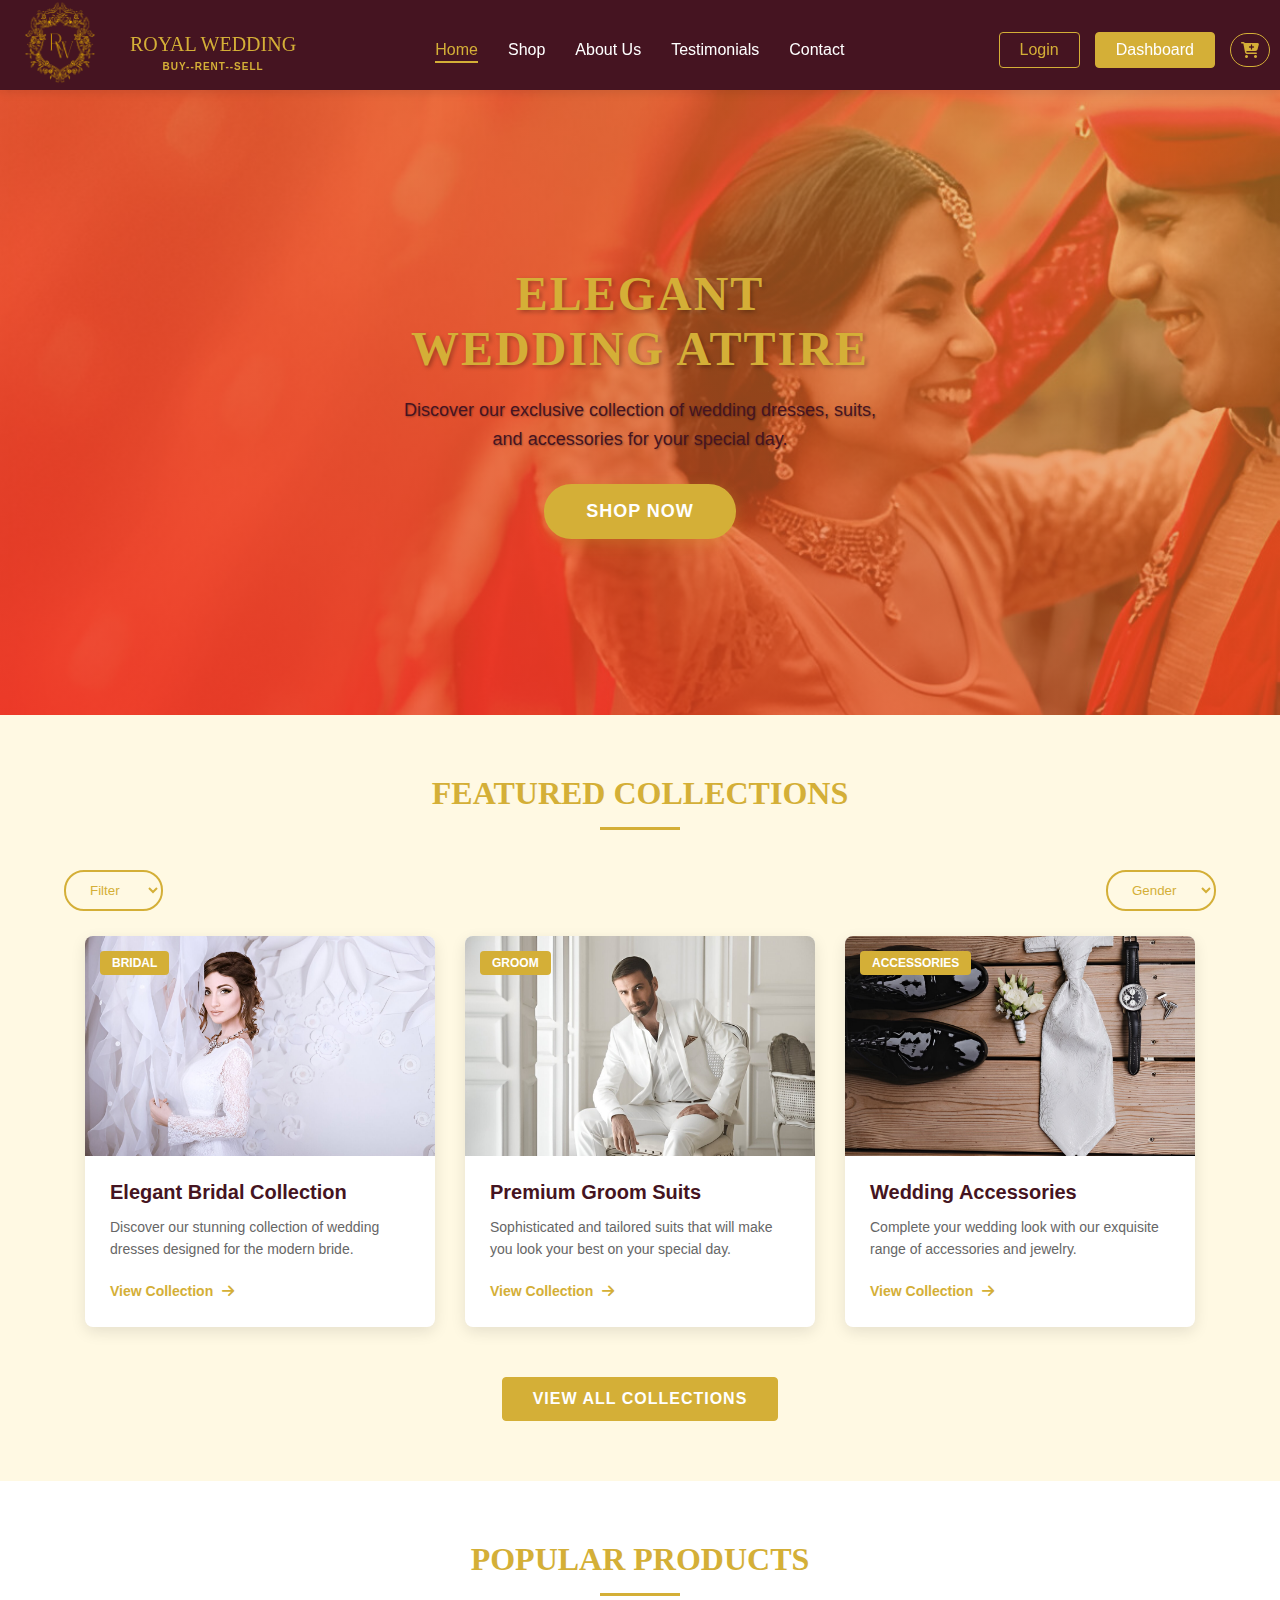
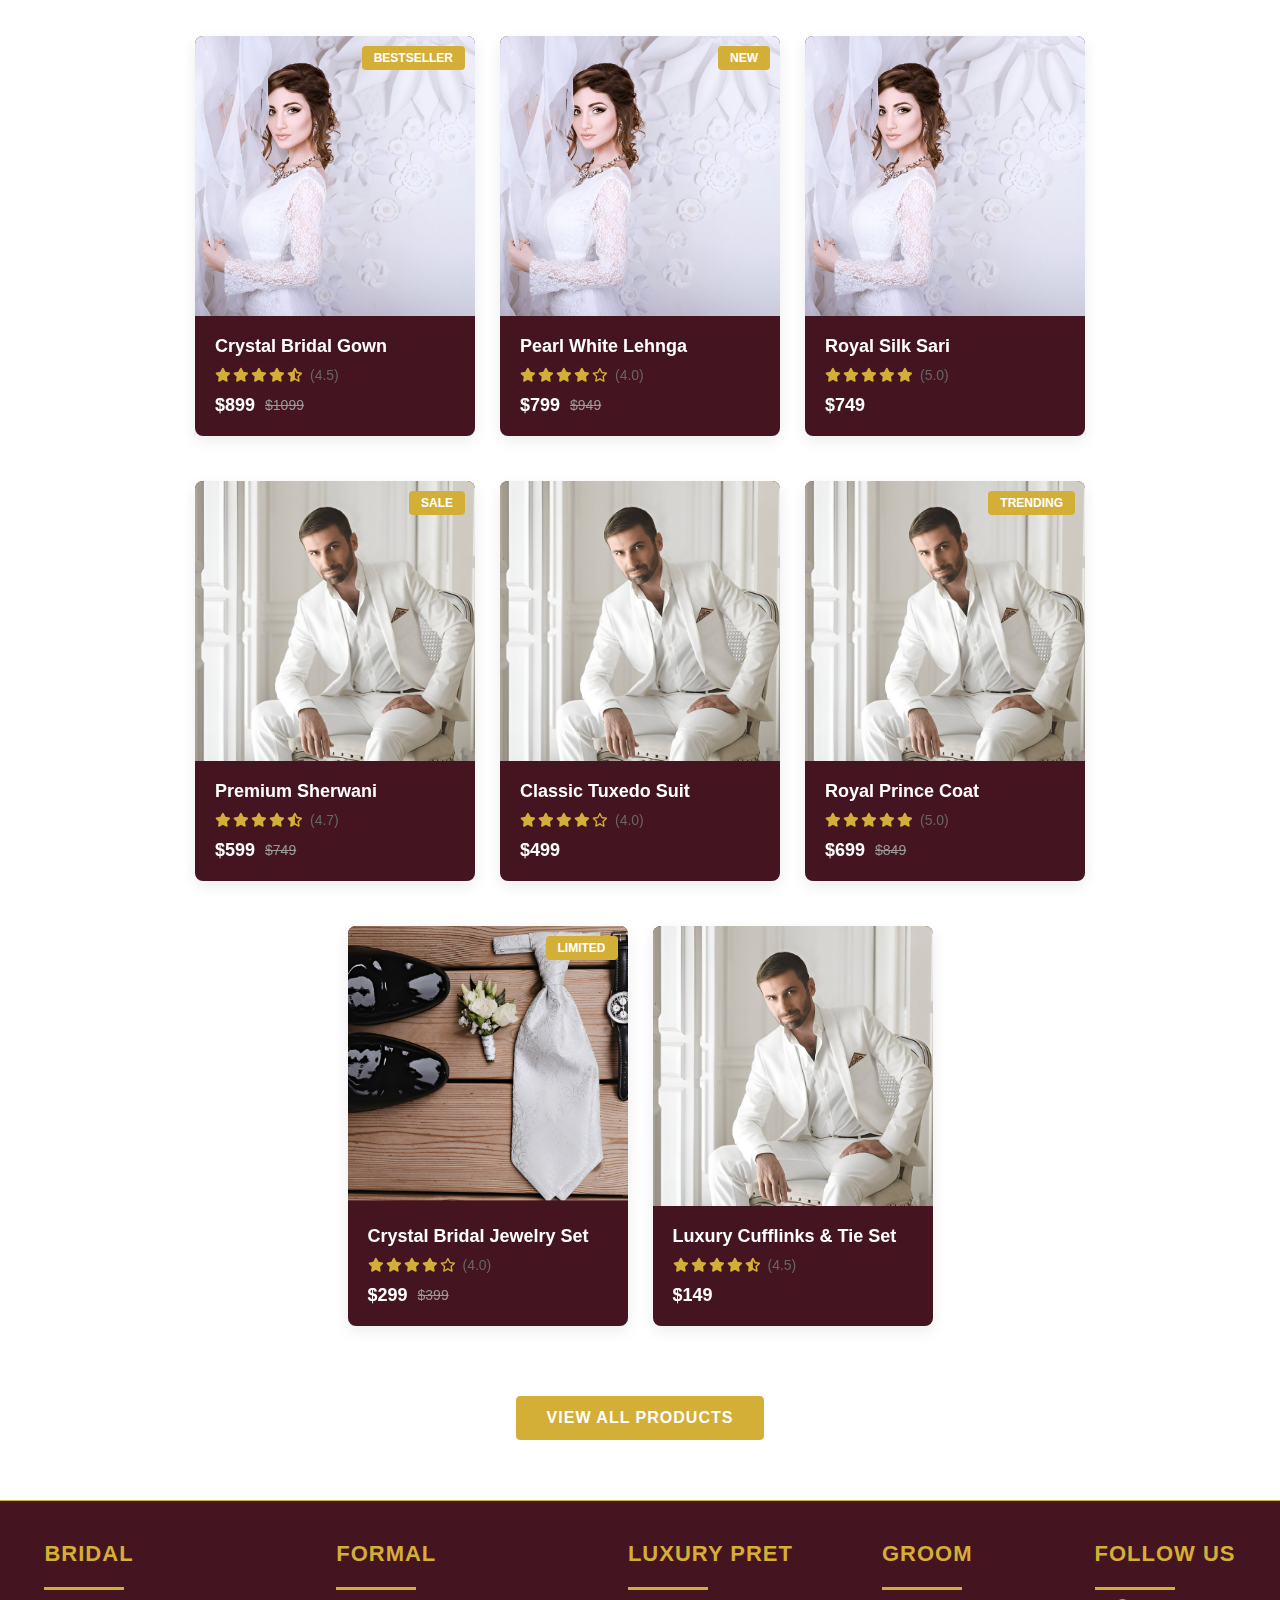
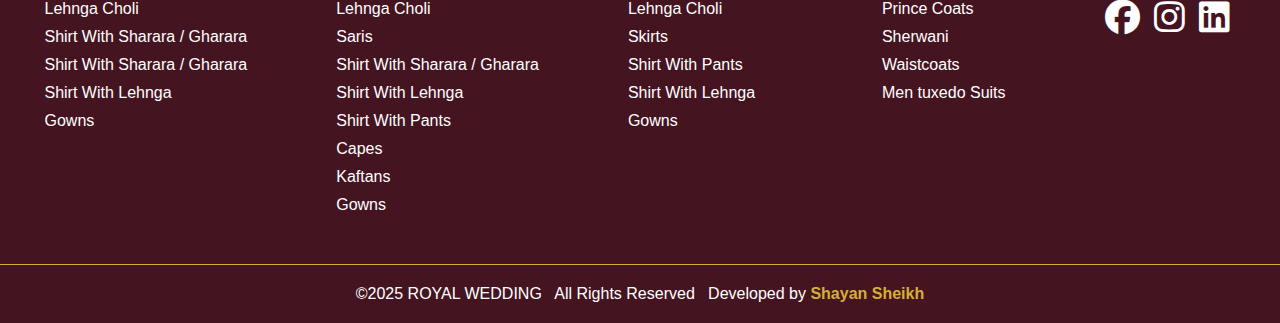
<file: index.html>
<!DOCTYPE html>
<html lang="en">

<head>
    <meta charset="UTF-8">
    <meta name="viewport" content="width=device-width, initial-scale=1.0">
    <title>Royal Wedding</title>
    <link rel="stylesheet" href="style.css">
    <link rel="stylesheet" href="https://cdnjs.cloudflare.com/ajax/libs/font-awesome/6.4.0/css/all.min.css">
</head>

<body>
    <header>
        <nav class="navbar">
            <div class="logo">
                <a href="index.html">
                    <img src="./pictures/s.png" alt="Royal Wedding Logo">
                    <div>
                        <h2>Royal Wedding</h2>
                        <h6>Buy--rent--sell</h6>
                    </div>
                </a>
            </div>
            <ul class="nav-links">
                <li><a href="index.html" class="active">Home</a></li>
                <li><a href="shop.html">Shop</a></li>
                <li><a href="about.html">About Us</a></li>
                <li><a href="testimonials.html">Testimonials</a></li>
                <li><a href="contact.html">Contact</a></li>
            </ul>
            <div class="user-actions">
                <a href="login.html" class="login-btn active">Login</a>
                <a href="dashboard.html" class="getintouch-btn">Dashboard</a>
                <i class="fa-solid fa-cart-plus"></i>
            </div>
        </nav>
    </header>

    <section class="container">
        <div class="content">
            <h1>Elegant Wedding Attire</h1>
            <p>Discover our exclusive collection of wedding dresses, suits, and accessories for your special day.</p>
            <div class="header-buttons">
                <a href="gallery.html" class="primary-btn">Shop Now</a>
            </div>
        </div>
    </section>
    <section class="main-articles">
        <div class="section-title">
            <h2 class="feature">Featured Collections</h2>
            <div class="title-underline"></div>
        </div>
        <section class="main-filter">
            <div class="filter">
                <select name="filter" id="">
                    <option value="" selected disabled>Filter</option>
                    <option value="">Color</option>
                    <option value="">Size</option>
                    <option value="">brand</option>
                </select>
                <select name="filter" id="">
                    <option value="" selected disabled>Gender</option>
                    <option value="">Mens</option>
                    <option value="">Women</option>
                </select>
            </div>
        </section>

        <div class="featured-container">
            <article class="article-card">
                <div class="article-image">
                    <img src="./pictures/steptodown.com647975.jpg" alt="Bridal Collection">
                    <div class="tag">Bridal</div>
                </div>
                <div class="article-content">
                    <h3>Elegant Bridal Collection</h3>
                    <p>Discover our stunning collection of wedding dresses designed for the modern bride.</p>
                    <div class="article-footer">
                        <a href="#" class="read-more">View Collection <i class="fas fa-arrow-right"></i></a>
                        <span class="price">From $499</span>
                    </div>
                </div>
            </article>
            <article class="article-card">
                <div class="article-image">
                    <img src="./pictures/steptodown.com341480.jpg" alt="Groom Collection">
                    <div class="tag">Groom</div>
                </div>
                <div class="article-content">
                    <h3>Premium Groom Suits</h3>
                    <p>Sophisticated and tailored suits that will make you look your best on your special day.</p>
                    <div class="article-footer">
                        <a href="#" class="read-more">View Collection <i class="fas fa-arrow-right"></i></a>
                        <span class="price">From $299</span>
                    </div>
                </div>
            </article>

            <article class="article-card">
                <div class="article-image">
                    <img src="./pictures/steptodown.com218611.jpg" alt="Accessories">
                    <div class="tag">Accessories</div>
                </div>
                <div class="article-content">
                    <h3>Wedding Accessories</h3>
                    <p>Complete your wedding look with our exquisite range of accessories and jewelry.</p>
                    <div class="article-footer">
                        <a href="#" class="read-more">View Collection <i class="fas fa-arrow-right"></i></a>
                        <span class="price">From $49</span>
                    </div>
                </div>
            </article>
        </div>
        <div class="view-all-container">
            <a href="gallery.html" class="view-all-btn">View All Collections</a>
        </div>
    </section>
    <section class="product-container">
        <div class="section-title">
            <h2>Popular Products</h2>
            <div class="title-underline"></div>
        </div>
        
        <div class="products-grid">

            <div class="product-card">
                <div class="product-badge">Bestseller</div>
                <div class="product-image">
                    <img src="./pictures/steptodown.com647975.jpg" alt="Bridal Dress">
                    <div class="overlay">
                        <div class="overlay-content">
                            <a href="#" class="quick-view"><i class="fas fa-eye"></i></a>
                            <a href="#" class="add-to-cart"><i class="fas fa-shopping-cart"></i></a>
                        </div>
                    </div>
                </div>
                <div class="product-info">
                    <h3>Crystal Bridal Gown</h3>
                    <div class="rating">
                        <i class="fas fa-star"></i>
                        <i class="fas fa-star"></i>
                        <i class="fas fa-star"></i>
                        <i class="fas fa-star"></i>
                        <i class="fas fa-star-half-alt"></i>
                        <span>(4.5)</span>
                    </div>
                    <div class="price-row">
                        <p class="price">$899</p>
                        <p class="original-price">$1099</p>
                    </div>
                </div>
            </div>
            
            <div class="product-card">
                <div class="product-badge">New</div>
                <div class="product-image">
                    <img src="./pictures/steptodown.com647975.jpg" alt="Bridal Dress">
                    <div class="overlay">
                        <div class="overlay-content">
                            <a href="#" class="quick-view"><i class="fas fa-eye"></i></a>
                            <a href="#" class="add-to-cart"><i class="fas fa-shopping-cart"></i></a>
                        </div>
                    </div>
                </div>
                <div class="product-info">
                    <h3>Pearl White Lehnga</h3>
                    <div class="rating">
                        <i class="fas fa-star"></i>
                        <i class="fas fa-star"></i>
                        <i class="fas fa-star"></i>
                        <i class="fas fa-star"></i>
                        <i class="far fa-star"></i>
                        <span>(4.0)</span>
                    </div>
                    <div class="price-row">
                        <p class="price">$799</p>
                        <p class="original-price">$949</p>
                    </div>
                </div>
            </div>
            
            <div class="product-card">
                <div class="product-image">
                    <img src="./pictures/steptodown.com647975.jpg" alt="Bridal Dress">
                    <div class="overlay">
                        <div class="overlay-content">
                            <a href="#" class="quick-view"><i class="fas fa-eye"></i></a>
                            <a href="#" class="add-to-cart"><i class="fas fa-shopping-cart"></i></a>
                        </div>
                    </div>
                </div>
                <div class="product-info">
                    <h3>Royal Silk Sari</h3>
                    <div class="rating">
                        <i class="fas fa-star"></i>
                        <i class="fas fa-star"></i>
                        <i class="fas fa-star"></i>
                        <i class="fas fa-star"></i>
                        <i class="fas fa-star"></i>
                        <span>(5.0)</span>
                    </div>
                    <div class="price-row">
                        <p class="price">$749</p>
                    </div>
                </div>
            </div>
            
            <div class="product-card">
                <div class="product-badge">Sale</div>
                <div class="product-image">
                    <img src="./pictures/steptodown.com341480.jpg" alt="Groom Outfit">
                    <div class="overlay">
                        <div class="overlay-content">
                            <a href="#" class="quick-view"><i class="fas fa-eye"></i></a>
                            <a href="#" class="add-to-cart"><i class="fas fa-shopping-cart"></i></a>
                        </div>
                    </div>
                </div>
                <div class="product-info">
                    <h3>Premium Sherwani</h3>
                    <div class="rating">
                        <i class="fas fa-star"></i>
                        <i class="fas fa-star"></i>
                        <i class="fas fa-star"></i>
                        <i class="fas fa-star"></i>
                        <i class="fas fa-star-half-alt"></i>
                        <span>(4.7)</span>
                    </div>
                    <div class="price-row">
                        <p class="price">$599</p>
                        <p class="original-price">$749</p>
                    </div>
                </div>
            </div>
            
            <div class="product-card">
                <div class="product-image">
                    <img src="./pictures/steptodown.com341480.jpg" alt="Groom Outfit">
                    <div class="overlay">
                        <div class="overlay-content">
                            <a href="#" class="quick-view"><i class="fas fa-eye"></i></a>
                            <a href="#" class="add-to-cart"><i class="fas fa-shopping-cart"></i></a>
                        </div>
                    </div>
                </div>
                <div class="product-info">
                    <h3>Classic Tuxedo Suit</h3>
                    <div class="rating">
                        <i class="fas fa-star"></i>
                        <i class="fas fa-star"></i>
                        <i class="fas fa-star"></i>
                        <i class="fas fa-star"></i>
                        <i class="far fa-star"></i>
                        <span>(4.0)</span>
                    </div>
                    <div class="price-row">
                        <p class="price">$499</p>
                    </div>
                </div>
            </div>
            
            <div class="product-card">
                <div class="product-badge">Trending</div>
                <div class="product-image">
                    <img src="./pictures/steptodown.com341480.jpg" alt="Groom Outfit">
                    <div class="overlay">
                        <div class="overlay-content">
                            <a href="#" class="quick-view"><i class="fas fa-eye"></i></a>
                            <a href="#" class="add-to-cart"><i class="fas fa-shopping-cart"></i></a>
                        </div>
                    </div>
                </div>
                <div class="product-info">
                    <h3>Royal Prince Coat</h3>
                    <div class="rating">
                        <i class="fas fa-star"></i>
                        <i class="fas fa-star"></i>
                        <i class="fas fa-star"></i>
                        <i class="fas fa-star"></i>
                        <i class="fas fa-star"></i>
                        <span>(5.0)</span>
                    </div>
                    <div class="price-row">
                        <p class="price">$699</p>
                        <p class="original-price">$849</p>
                    </div>
                </div>
            </div>

            <div class="product-card">
                <div class="product-badge">Limited</div>
                <div class="product-image">
                    <img src="./pictures/steptodown.com218611.jpg" alt="Bridal Accessories">
                    <div class="overlay">
                        <div class="overlay-content">
                            <a href="#" class="quick-view"><i class="fas fa-eye"></i></a>
                            <a href="#" class="add-to-cart"><i class="fas fa-shopping-cart"></i></a>
                        </div>
                    </div>
                </div>
                <div class="product-info">
                    <h3>Crystal Bridal Jewelry Set</h3>
                    <div class="rating">
                        <i class="fas fa-star"></i>
                        <i class="fas fa-star"></i>
                        <i class="fas fa-star"></i>
                        <i class="fas fa-star"></i>
                        <i class="far fa-star"></i>
                        <span>(4.0)</span>
                    </div>
                    <div class="price-row">
                        <p class="price">$299</p>
                        <p class="original-price">$399</p>
                    </div>
                </div>
            </div>
            
            <div class="product-card">
                <div class="product-image">
                    <img src="./pictures/steptodown.com341480.jpg" alt="Groom Accessories">
                    <div class="overlay">
                        <div class="overlay-content">
                            <a href="#" class="quick-view"><i class="fas fa-eye"></i></a>
                            <a href="#" class="add-to-cart"><i class="fas fa-shopping-cart"></i></a>
                        </div>
                    </div>
                </div>
                <div class="product-info">
                    <h3>Luxury Cufflinks & Tie Set</h3>
                    <div class="rating">
                        <i class="fas fa-star"></i>
                        <i class="fas fa-star"></i>
                        <i class="fas fa-star"></i>
                        <i class="fas fa-star"></i>
                        <i class="fas fa-star-half-alt"></i>
                        <span>(4.5)</span>
                    </div>
                    <div class="price-row">
                        <p class="price">$149</p>
                    </div>
                </div>
            </div>
        </div>
        
        <div class="view-all-container">
            <a href="gallery.html" class="view-all-btn">View All Products</a>
        </div>
    </section>
    <footer class="container-footer">
        <div class="content1">
            <ol>
                <h3>Bridal</h3>
                <div class="footer-underline"></div>
                <li>Lehnga Choli</li>
                <li>Shirt With Sharara / Gharara</li>
                <li>Shirt With Sharara / Gharara</li>
                <li>Shirt With Lehnga </li>
                <li>Gowns</li>
            </ol>
        </div>
        <div class="content2">
            <ol>
                <h3>FORMAl</h3>
                <div class="footer-underline"></div>
                <li>Lehnga Choli</li>
                <li>Saris </li>
                <li>Shirt With Sharara / Gharara</li>
                <li>Shirt With Lehnga </li>
                <li>Shirt With Pants </li>
                <li>Capes</li>
                <li>Kaftans </li>
                <li>Gowns </li>
            </ol>
        </div>
        <div class="content3">
            <ol>
                <h3>Luxury Pret </h3>
                <div class="footer-underline"></div>
                <li>Lehnga Choli</li>
                <li>Skirts </li>
                <li>Shirt With Pants </li>
                <li>Shirt With Lehnga </li>
                <li>Gowns </li>
            </ol>
        </div>
        <div class="content4">
            <ol>
                <h3>Groom</h3>
                <div class="footer-underline"></div>
                <li>Prince Coats</li>
                <li>Sherwani</li>
                <li>Waistcoats</li>
                <li>Men tuxedo Suits</li>
            </ol>
        </div>
        <div class="content5">
            <h3>Follow us</h3>
            <div class="footer-underline"></div>
            <span><a href=""><i class="fa-brands fa-facebook"></i></a></span>
            <span><a href=""><i class="fa-brands fa-instagram"></i></a></span>
            <span><a href=""><i class="fa-brands fa-linkedin"></i></a></span>
        </div>
    </footer>
    <footer>
        <div class="bottom-footer">
            <p>&copy;2025 <span>ROYAL WEDDING</span>&nbsp;&nbsp; All Rights Reserved &nbsp;&nbsp;Developed by <span><a href="https://www.linkedin.com/in/shayan-sheikh-dev-44b946353?utm_source=share&utm_campaign=share_via&utm_content=profile&utm_medium=android_app">Shayan Sheikh</a></span></p>        </div>
    </footer>
</body>

</html>
</file>
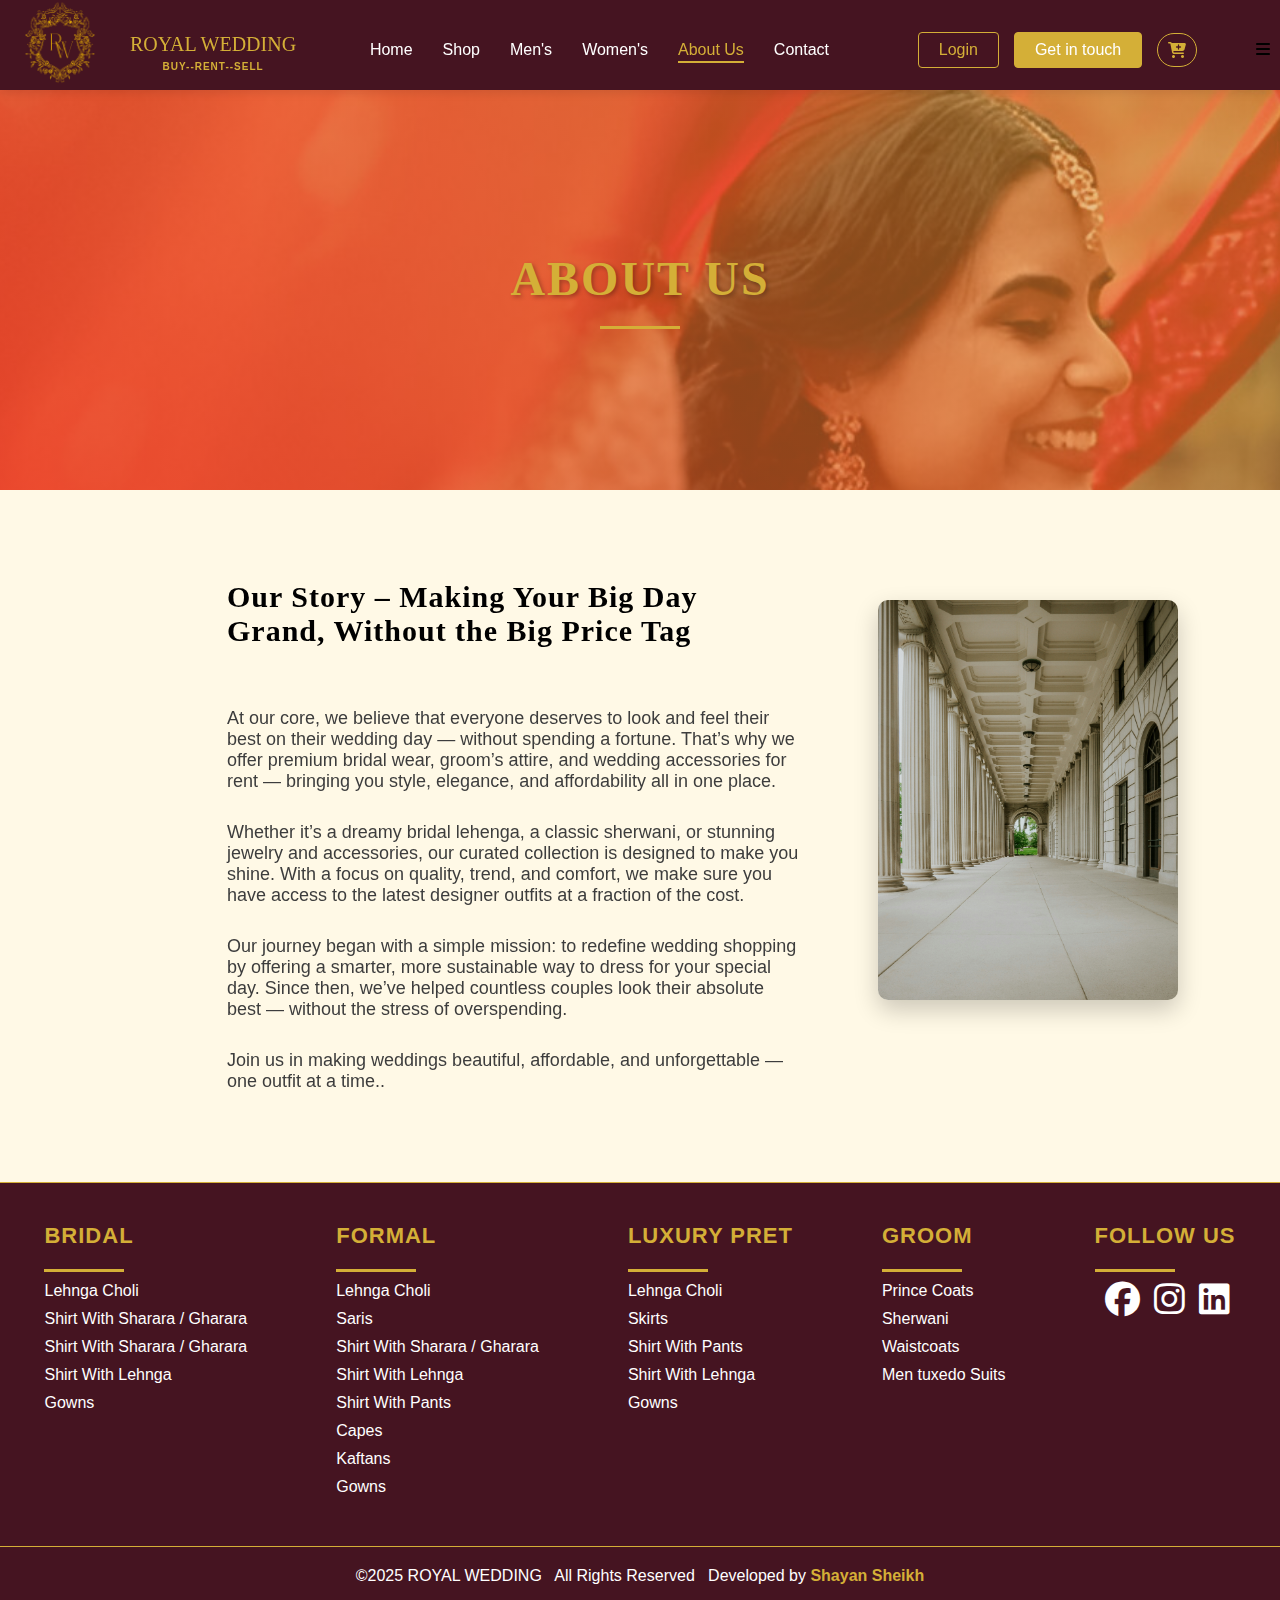
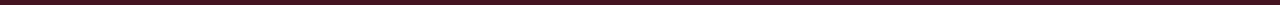
<file: about.html>
<!DOCTYPE html>
<html lang="en">

<head>
    <meta charset="UTF-8">
    <meta name="viewport" content="width=device-width, initial-scale=1.0">
    <link rel="stylesheet" href="https://cdnjs.cloudflare.com/ajax/libs/font-awesome/6.7.2/css/all.min.css">
    <link rel="stylesheet" href="about.css">
    <link rel="stylesheet" href="style.css">
    <title>About us</title>
</head>

<body>
    <header>
        <nav class="navbar">
            <div class="logo">
                <a href="index.html">
                    <img src="./pictures/s.png" alt="Royal Wedding Logo">
                    <div>
                        <h2>Royal Wedding</h2>
                        <h6>Buy--rent--sell</h6>
                    </div>
                </a>
            </div>
            <ul class="nav-links">
                <li><a href="index.html">Home</a></li>
                <li><a href="shop.html">Shop</a></li>
                <li><a href="services.html">Men's</a></li>
                <li><a href="packages.html">Women's</a></li>
                <li><a href="about.html" class="active">About Us</a></li>
                <li><a href="contact.html">Contact</a></li>
            </ul>
            <div class="user-actions">
                <a href="login.html" class="login-btn">Login</a>
                <a href="#contact-info" class="getintouch-btn">Get in touch</a>
                <i class="fa-solid fa-cart-plus"></i>
            </div>
            <div class="mobile-menu-btn">
                <i class="fas fa-bars"></i>
            </div>
        </nav>
    </header>

    <section class="about-container">
        <div class="content">
            <h1>About Us</h1>
            <div class="title-underline"></div>
        </div>
    </section>

    <section>   
            <div class="wrapper">
                <div class="about-content">
                    <h3>Our Story – Making Your Big Day Grand, Without the Big Price Tag</h3>
                    <div>
                    <p class="paragraph">At our core, we believe that everyone deserves to look and feel their best on their wedding day —
                        without spending a fortune. That’s why we offer premium bridal wear, groom’s attire, and wedding
                        accessories for rent — bringing you style, elegance, and affordability all in one place.</p>

                        <p class="paragraph">Whether it’s a dreamy bridal lehenga, a classic sherwani, or stunning jewelry and accessories,
                        our curated collection is designed to make you shine. With a focus on quality, trend, and
                        comfort, we make sure you have access to the latest designer outfits at a fraction of the cost.</p>

                        <p class="paragraph">Our journey began with a simple mission: to redefine wedding shopping by offering a smarter,
                        more sustainable way to dress for your special day. Since then, we’ve helped countless couples
                        look their absolute best — without the stress of overspending.</p>

                        <p class="paragraph">Join us in making weddings beautiful, affordable, and unforgettable — one outfit at a time..</p>
                </div>
            </div>
            </div>
    </section>

    <footer class="container-footer">
        <div class="content1">
            <ol>
                <h3>Bridal</h3>
                <div class="footer-underline"></div>
                <li>Lehnga Choli</li>
                <li>Shirt With Sharara / Gharara</li>
                <li>Shirt With Sharara / Gharara</li>
                <li>Shirt With Lehnga </li>
                <li>Gowns</li>
            </ol>
        </div>
        <div class="content2">
            <ol>
                <h3>FORMAl</h3>
                <div class="footer-underline"></div>
                <li>Lehnga Choli</li>
                <li>Saris </li>
                <li>Shirt With Sharara / Gharara</li>
                <li>Shirt With Lehnga </li>
                <li>Shirt With Pants </li>
                <li>Capes</li>
                <li>Kaftans </li>
                <li>Gowns </li>
            </ol>
        </div>
        <div class="content3">
            <ol>
                <h3>Luxury Pret </h3>
                <div class="footer-underline"></div>
                <li>Lehnga Choli</li>
                <li>Skirts </li>
                <li>Shirt With Pants </li>
                <li>Shirt With Lehnga </li>
                <li>Gowns </li>
            </ol>
        </div>
        <div class="content4">
            <ol>
                <h3>Groom</h3>
                <div class="footer-underline"></div>
                <li>Prince Coats</li>
                <li>Sherwani</li>
                <li>Waistcoats</li>
                <li>Men tuxedo Suits</li>
            </ol>
        </div>
        <div class="content5">
            <h3>Follow us</h3>
            <div class="footer-underline"></div>
            <span><a href=""><i class="fa-brands fa-facebook"></i></a></span>
            <span><a href=""><i class="fa-brands fa-instagram"></i></a></span>
            <span><a href=""><i class="fa-brands fa-linkedin"></i></a></span>
        </div>
    </footer>
    <footer>
        <div class="bottom-footer">
            <p>&copy;2025 <span>ROYAL WEDDING</span>&nbsp;&nbsp; All Rights Reserved &nbsp;&nbsp;Developed by <span><a href="https://www.linkedin.com/in/shayan-sheikh-dev-44b946353?utm_source=share&utm_campaign=share_via&utm_content=profile&utm_medium=android_app">Shayan Sheikh</a></span></p>        </div>
    </footer>

</body>

</html>
</file>
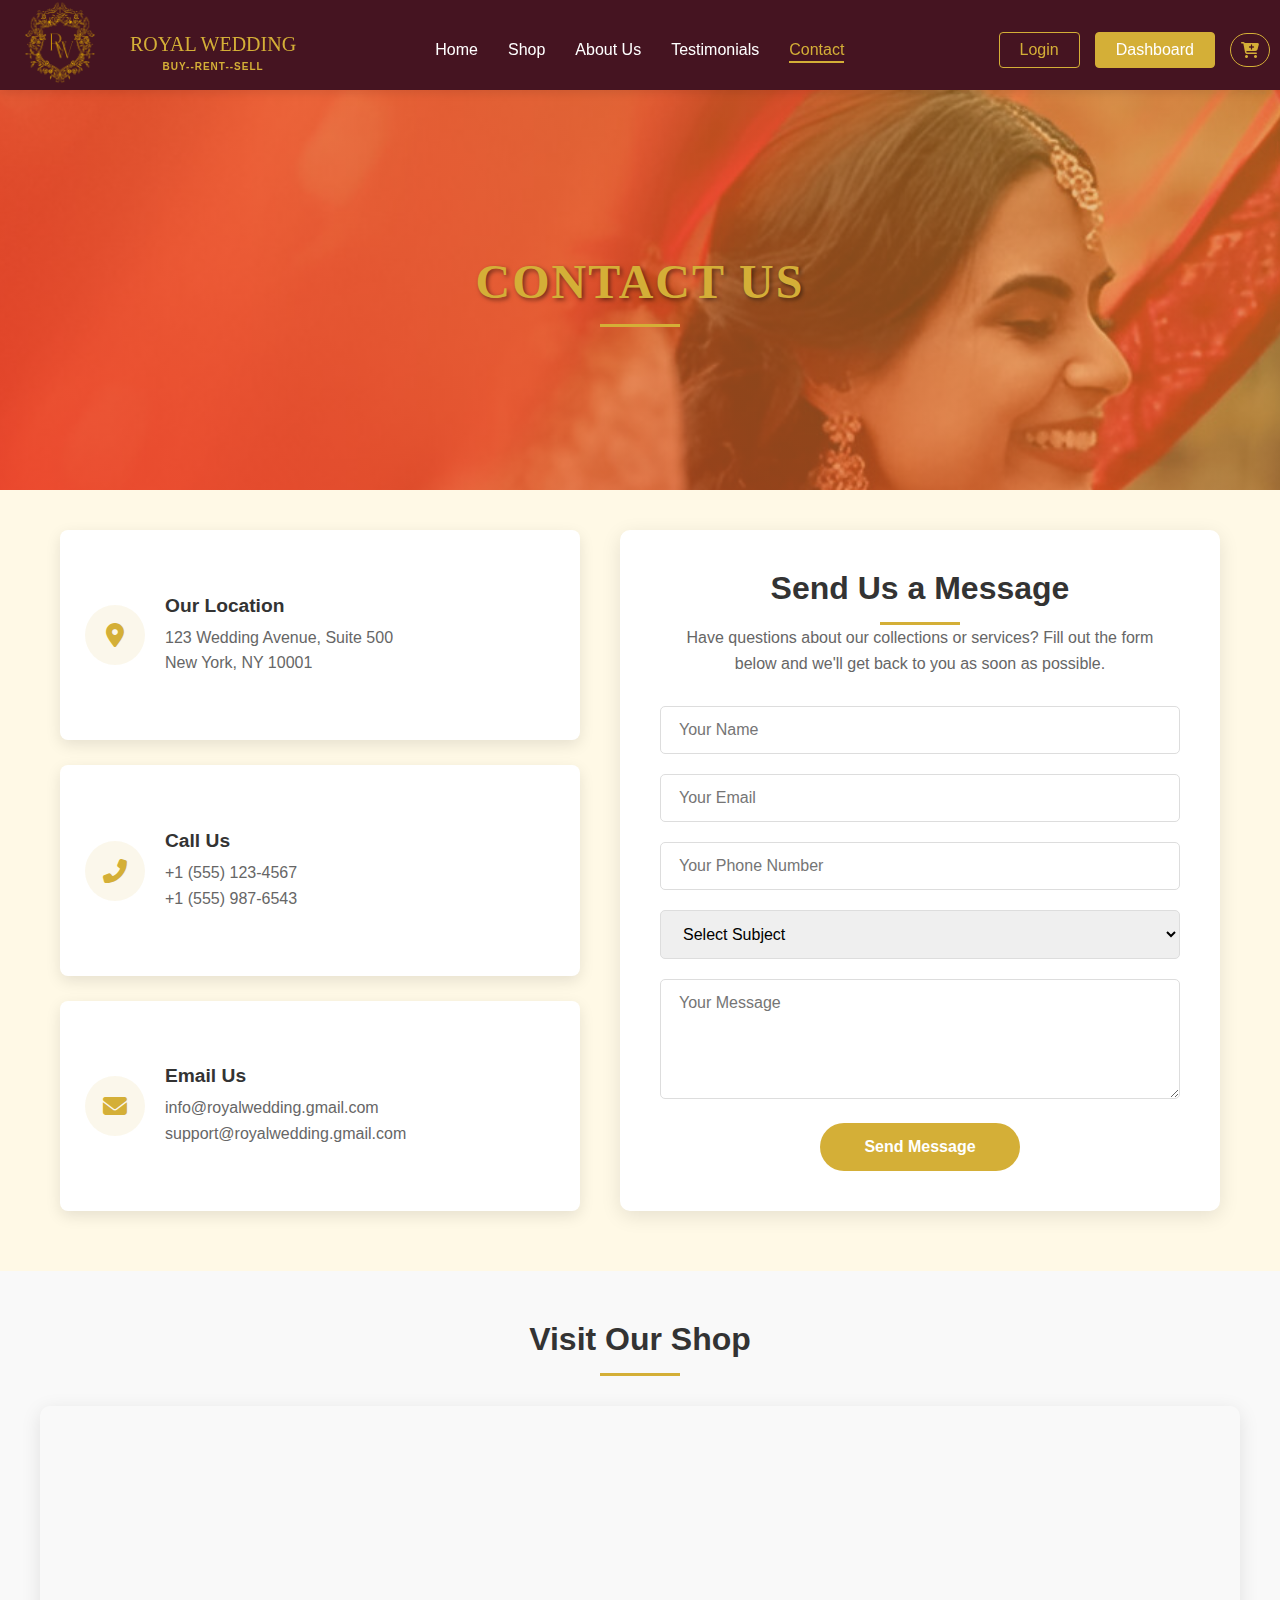
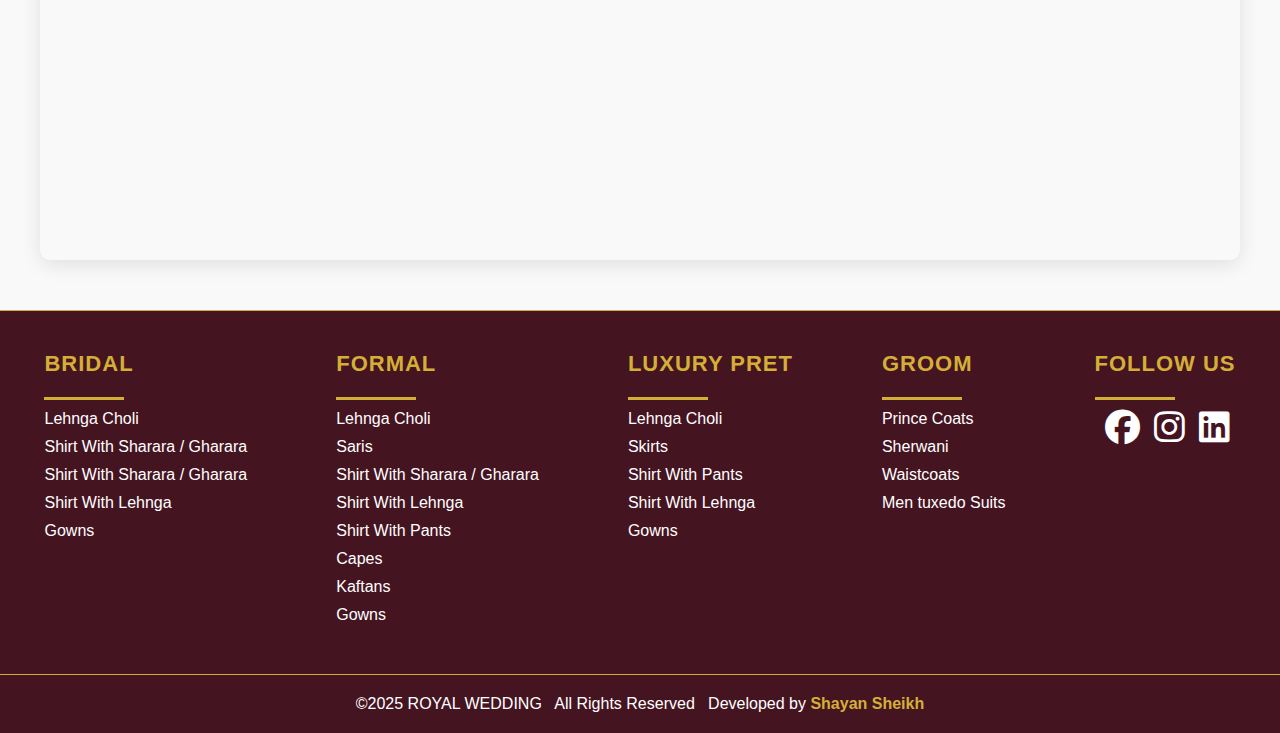
<file: contact.html>
<!DOCTYPE html>
<html lang="en">
<head>
    <meta charset="UTF-8">
    <meta name="viewport" content="width=device-width, initial-scale=1.0">
    <title>Royal Wedding - Contact Us</title>
    <link rel="stylesheet" href="style.css">
    <link rel="stylesheet" href="contact.css">
    <link rel="stylesheet" href="https://cdnjs.cloudflare.com/ajax/libs/font-awesome/6.4.0/css/all.min.css">
</head>
<body>
    <header>
        <nav class="navbar">
            <div class="logo">
                <a href="index.html">
                    <img src="./pictures/s.png" alt="Royal Wedding Logo">
                    <div>
                        <h2>Royal Wedding</h2>
                        <h6>Buy--rent--sell</h6>
                    </div>
                </a>
            </div>
            <ul class="nav-links">
                <li><a href="index.html">Home</a></li>
                <li><a href="shop.html">Shop</a></li>
                <li><a href="about.html">About Us</a></li>
                <li><a href="testimonials.html">Testimonials</a></li>
                <li><a href="contact.html" class="active">Contact</a></li>
            </ul>
            <div class="user-actions">
                <a href="login.html" class="login-btn active">Login</a>
                <a href="dashboard.html" class="getintouch-btn">Dashboard</a>
                <i class="fa-solid fa-cart-plus"></i>
            </div>
        </nav>
    </header>

    <section class="contact-header">
        <div class="content">
            <h1>Contact Us</h1>
            <div class="title-underline"></div>
        </div>
    </section>

    <section class="contact-container">
        <div id="contact-info">
            <div class="info-card">
                <div class="icon">
                    <i class="fas fa-map-marker-alt"></i>
                </div>
                <div class="info-content">
                    <h3>Our Location</h3>
                    <p>123 Wedding Avenue, Suite 500<br>New York, NY 10001</p>
                </div>
            </div>
            
            <div class="info-card">
                <div class="icon">
                    <i class="fas fa-phone-alt"></i>
                </div>
                <div class="info-content">
                    <h3>Call Us</h3>
                    <p>+1 (555) 123-4567<br>+1 (555) 987-6543</p>
                </div>
            </div>
            
            <div class="info-card">
                <div class="icon">
                    <i class="fas fa-envelope"></i>
                </div>
                <div class="info-content">
                    <h3>Email Us</h3>
                    <p>info@royalwedding.gmail.com<br>support@royalwedding.gmail.com</p>
                </div>
            </div>
        </div>
        
        <div class="contact-form-container">
            <div class="form-header">
                <h2>Send Us a Message</h2>
                <div class="title-underline"></div>
                <p>Have questions about our collections or services? Fill out the form below and we'll get back to you as soon as possible.</p>
            </div>
            
            <form class="contact-form">
                <div class="forms">
                    <input type="text" id="name" name="name" placeholder="Your Name" required>
                </div>
                
                <div class="forms">
                    <input type="email" id="email" name="email" placeholder="Your Email" required>
                </div>
                
                <div class="forms">
                    <input type="tel" id="phone" name="phone" placeholder="Your Phone Number">
                </div>
                
                <div class="forms">
                    <select id="subject" name="subject" required>
                        <option value="" disabled selected>Select Subject</option>
                        <option value="bridal">Bridal Collection</option>
                        <option value="groom">Groom Collection</option>
                        <option value="accessories">Accessories</option>
                        <option value="custom">Custom Orders</option>
                        <option value="other">Other</option>
                    </select>
                </div>
                
                <div class="forms">
                    <textarea id="message" name="message" rows="5" placeholder="Your Message" required></textarea>
                </div>
                
                <button type="submit" class="submit-btn">Send Message</button>
            </form>
        </div>
    </section>
    
    <section class="map-section">
        <h2>Visit Our Shop</h2>
        <div class="title-underline"></div>
        <div class="map-container">
            <iframe src="https://www.google.com/maps/embed?pb=!1m18!1m12!1m3!1d3616.4407109330373!2d67.0627617745128!3d24.98513654025897!2m3!1f0!2f0!3f0!3m2!1i1024!2i768!4f13.1!3m3!1m2!1s0x3eb341004a24813f%3A0xe06721f1b76dd3c2!2sAlkhidmat%20BANO%20QABIL%20North%20Karachi%20Campus!5e0!3m2!1sen!2s!4v1746918145775!5m2!1sen!2s" width="1300px" height="450" style="border:0;" allowfullscreen="" loading="lazy" referrerpolicy="no-referrer-when-downgrade"></iframe>
        </div>
    </section>


    <footer class="container-footer">
        <div class="content1">
            <ol>
                <h3>Bridal</h3>
                <div class="footer-underline"></div>
                <li>Lehnga Choli</li>
                <li>Shirt With Sharara / Gharara</li>
                <li>Shirt With Sharara / Gharara</li>
                <li>Shirt With Lehnga </li>
                <li>Gowns</li>
            </ol>
        </div>
        <div class="content2">
            <ol>
                <h3>FORMAL</h3>
                <div class="footer-underline"></div>
                <li>Lehnga Choli</li>
                <li>Saris </li>
                <li>Shirt With Sharara / Gharara</li>
                <li>Shirt With Lehnga </li>
                <li>Shirt With Pants </li>
                <li>Capes</li>
                <li>Kaftans </li>
                <li>Gowns </li>
            </ol>
        </div>
        <div class="content3">
            <ol>
                <h3>Luxury Pret </h3>
                <div class="footer-underline"></div>
                <li>Lehnga Choli</li>
                <li>Skirts </li>
                <li>Shirt With Pants </li>
                <li>Shirt With Lehnga </li>
                <li>Gowns </li>
            </ol>
        </div>
        <div class="content4">
            <ol>
                <h3>Groom</h3>
                <div class="footer-underline"></div>
                <li>Prince Coats</li>
                <li>Sherwani</li>
                <li>Waistcoats</li>
                <li>Men tuxedo Suits</li>
            </ol>
        </div>
        <div class="content5">
            <h3>Follow us</h3>
            <div class="footer-underline"></div>
            <span><a href=""><i class="fa-brands fa-facebook"></i></a></span>
            <span><a href=""><i class="fa-brands fa-instagram"></i></a></span>
            <span><a href=""><i class="fa-brands fa-linkedin"></i></a></span>
        </div>
    </footer>
    <footer>
        <div class="bottom-footer">
            <p>&copy;2025 <span>ROYAL WEDDING</span>&nbsp;&nbsp; All Rights Reserved &nbsp;&nbsp;Developed by <span><a href="https://www.linkedin.com/in/shayan-sheikh-dev-44b946353?utm_source=share&utm_campaign=share_via&utm_content=profile&utm_medium=android_app">Shayan Sheikh</a></span></p>
        </div>
    </footer>
</body>
</html>
</file>
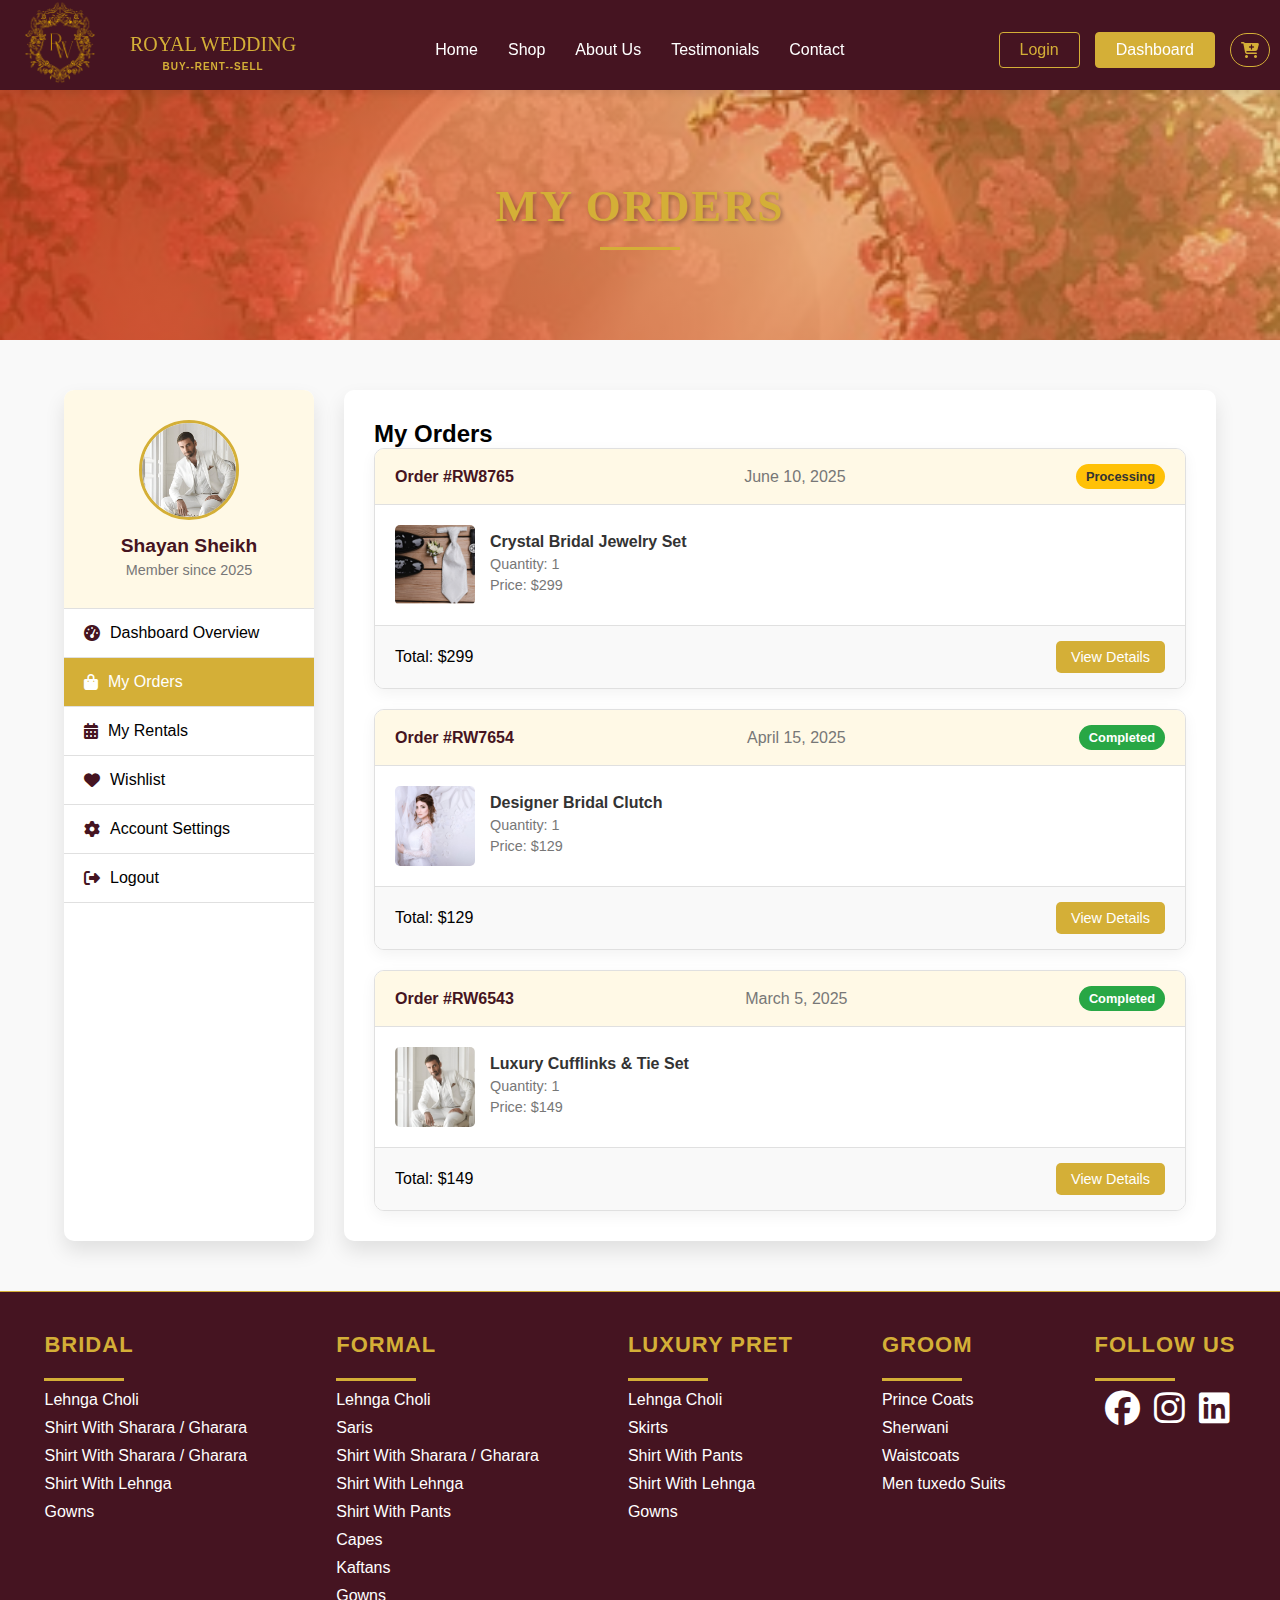
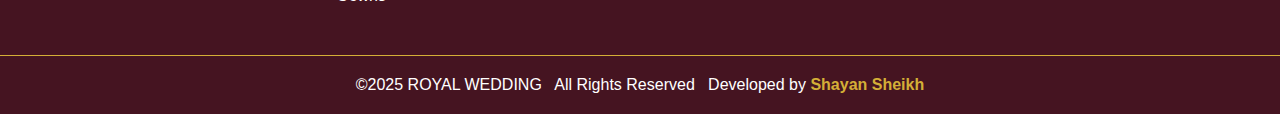
<file: dashboard-orders.html>
<!DOCTYPE html>
<html lang="en">
<head>
    <meta charset="UTF-8">
    <meta name="viewport" content="width=device-width, initial-scale=1.0">
    <title>Royal Wedding - My Orders</title>
    <link rel="stylesheet" href="style.css">
    <link rel="stylesheet" href="dashboard.css">
    <link rel="stylesheet" href="https://cdnjs.cloudflare.com/ajax/libs/font-awesome/6.4.0/css/all.min.css">
</head>
<body>
    <header>
        <nav class="navbar">
            <div class="logo">
                <a href="index.html">
                    <img src="./pictures/s.png" alt="Royal Wedding Logo">
                    <div>
                        <h2>Royal Wedding</h2>
                        <h6>Buy--rent--sell</h6>
                    </div>
                </a>
            </div>
            <ul class="nav-links">
                <li><a href="index.html">Home</a></li>
                <li><a href="shop.html">Shop</a></li>
                <li><a href="about.html">About Us</a></li>
                <li><a href="testimonials.html">Testimonials</a></li>
                <li><a href="contact.html">Contact</a></li>
            </ul>
            <div class="user-actions">
                <a href="login.html" class="login-btn active">Login</a>
                <a href="dashboard.html" class="getintouch-btn">Dashboard</a>
                <i class="fa-solid fa-cart-plus"></i>
            </div>
        </nav>
    </header>

    <section class="dashboard-header">
        <div class="content">
            <h1>My Orders</h1>
            <div class="title-underline"></div>
        </div>
    </section>

    <section class="dashboard-container">
        <div class="dashboard-sidebar">
            <div class="user-profile">
                <div class="profile-image">
                    <img src="./pictures/steptodown.com341480.jpg" alt="User Profile">
                </div>
                <h3>Shayan Sheikh</h3>
                <p>Member since 2025</p>
            </div>
            <ul class="dashboard-menu">
                <li>
                    <a href="dashboard.html"><i class="fas fa-tachometer-alt"></i> Dashboard Overview</a>
                </li>
                <li class="active">
                    <a href="dashboard-orders.html"><i class="fas fa-shopping-bag"></i> My Orders</a>
                </li>
                <li>
                    <a href="dashboard-rentals.html"><i class="fas fa-calendar-alt"></i> My Rentals</a>
                </li>
                <li>
                    <a href="dashboard-wishlist.html"><i class="fas fa-heart"></i> Wishlist</a>
                </li>
                <li>
                    <a href="dashboard-settings.html"><i class="fas fa-cog"></i> Account Settings</a>
                </li>
                <li>
                    <a href="index.html"><i class="fas fa-sign-out-alt"></i> Logout</a>
                </li>
            </ul>
        </div>

        <div class="dashboard-content">
            
            <div class="dashboard-tab active">
                <h2>My Orders</h2>
                <div class="order-list">
                    <div class="order-item">
                        <div class="order-header">
                            <div class="order-id">Order #RW8765</div>
                            <div class="order-date">June 10, 2025</div>
                            <div class="order-status">Processing</div>
                        </div>
                        <div class="order-products">
                            <div class="order-product">
                                <img src="./pictures/steptodown.com218611.jpg" alt="Product">
                                <div class="product-details">
                                    <h4>Crystal Bridal Jewelry Set</h4>
                                    <p>Quantity: 1</p>
                                    <p>Price: $299</p>
                                </div>
                            </div>
                        </div>
                        <div class="order-total">
                            <p>Total: $299</p>
                            <a href="#" class="view-details-btn">View Details</a>
                        </div>
                    </div>

                    <div class="order-item">
                        <div class="order-header">
                            <div class="order-id">Order #RW7654</div>
                            <div class="order-date">April 15, 2025</div>
                            <div class="order-status completed">Completed</div>
                        </div>
                        <div class="order-products">
                            <div class="order-product">
                                <img src="./pictures/steptodown.com647975.jpg" alt="Product">
                                <div class="product-details">
                                    <h4>Designer Bridal Clutch</h4>
                                    <p>Quantity: 1</p>
                                    <p>Price: $129</p>
                                </div>
                            </div>
                        </div>
                        <div class="order-total">
                            <p>Total: $129</p>
                            <a href="#" class="view-details-btn">View Details</a>
                        </div>
                    </div>

                    <div class="order-item">
                        <div class="order-header">
                            <div class="order-id">Order #RW6543</div>
                            <div class="order-date">March 5, 2025</div>
                            <div class="order-status completed">Completed</div>
                        </div>
                        <div class="order-products">
                            <div class="order-product">
                                <img src="./pictures/steptodown.com341480.jpg" alt="Product">
                                <div class="product-details">
                                    <h4>Luxury Cufflinks & Tie Set</h4>
                                    <p>Quantity: 1</p>
                                    <p>Price: $149</p>
                                </div>
                            </div>
                        </div>
                        <div class="order-total">
                            <p>Total: $149</p>
                            <a href="#" class="view-details-btn">View Details</a>
                        </div>
                    </div>
                </div>
            </div>
        </div>
    </section>

    <footer class="container-footer">
        <div class="content1">
            <ol>
                <h3>Bridal</h3>
                <div class="footer-underline"></div>
                <li>Lehnga Choli</li>
                <li>Shirt With Sharara / Gharara</li>
                <li>Shirt With Sharara / Gharara</li>
                <li>Shirt With Lehnga </li>
                <li>Gowns</li>
            </ol>
        </div>
        <div class="content2">
            <ol>
                <h3>FORMAL</h3>
                <div class="footer-underline"></div>
                <li>Lehnga Choli</li>
                <li>Saris </li>
                <li>Shirt With Sharara / Gharara</li>
                <li>Shirt With Lehnga </li>
                <li>Shirt With Pants </li>
                <li>Capes</li>
                <li>Kaftans </li>
                <li>Gowns </li>
            </ol>
        </div>
        <div class="content3">
            <ol>
                <h3>Luxury Pret </h3>
                <div class="footer-underline"></div>
                <li>Lehnga Choli</li>
                <li>Skirts </li>
                <li>Shirt With Pants </li>
                <li>Shirt With Lehnga </li>
                <li>Gowns </li>
            </ol>
        </div>
        <div class="content4">
            <ol>
                <h3>Groom</h3>
                <div class="footer-underline"></div>
                <li>Prince Coats</li>
                <li>Sherwani</li>
                <li>Waistcoats</li>
                <li>Men tuxedo Suits</li>
            </ol>
        </div>
        <div class="content5">
            <h3>Follow us</h3>
            <div class="footer-underline"></div>
            <span><a href=""><i class="fa-brands fa-facebook"></i></a></span>
            <span><a href=""><i class="fa-brands fa-instagram"></i></a></span>
            <span><a href=""><i class="fa-brands fa-linkedin"></i></a></span>
        </div>
    </footer>
    <footer>
        <div class="bottom-footer">
            <p>&copy;2025 <span>ROYAL WEDDING</span>&nbsp;&nbsp; All Rights Reserved &nbsp;&nbsp;Developed by <span><a href="https://www.linkedin.com/in/shayan-sheikh-dev-44b946353?utm_source=share&utm_campaign=share_via&utm_content=profile&utm_medium=android_app">Shayan Sheikh</a></span></p>
        </div>
    </footer>
</body>
</html>
</file>
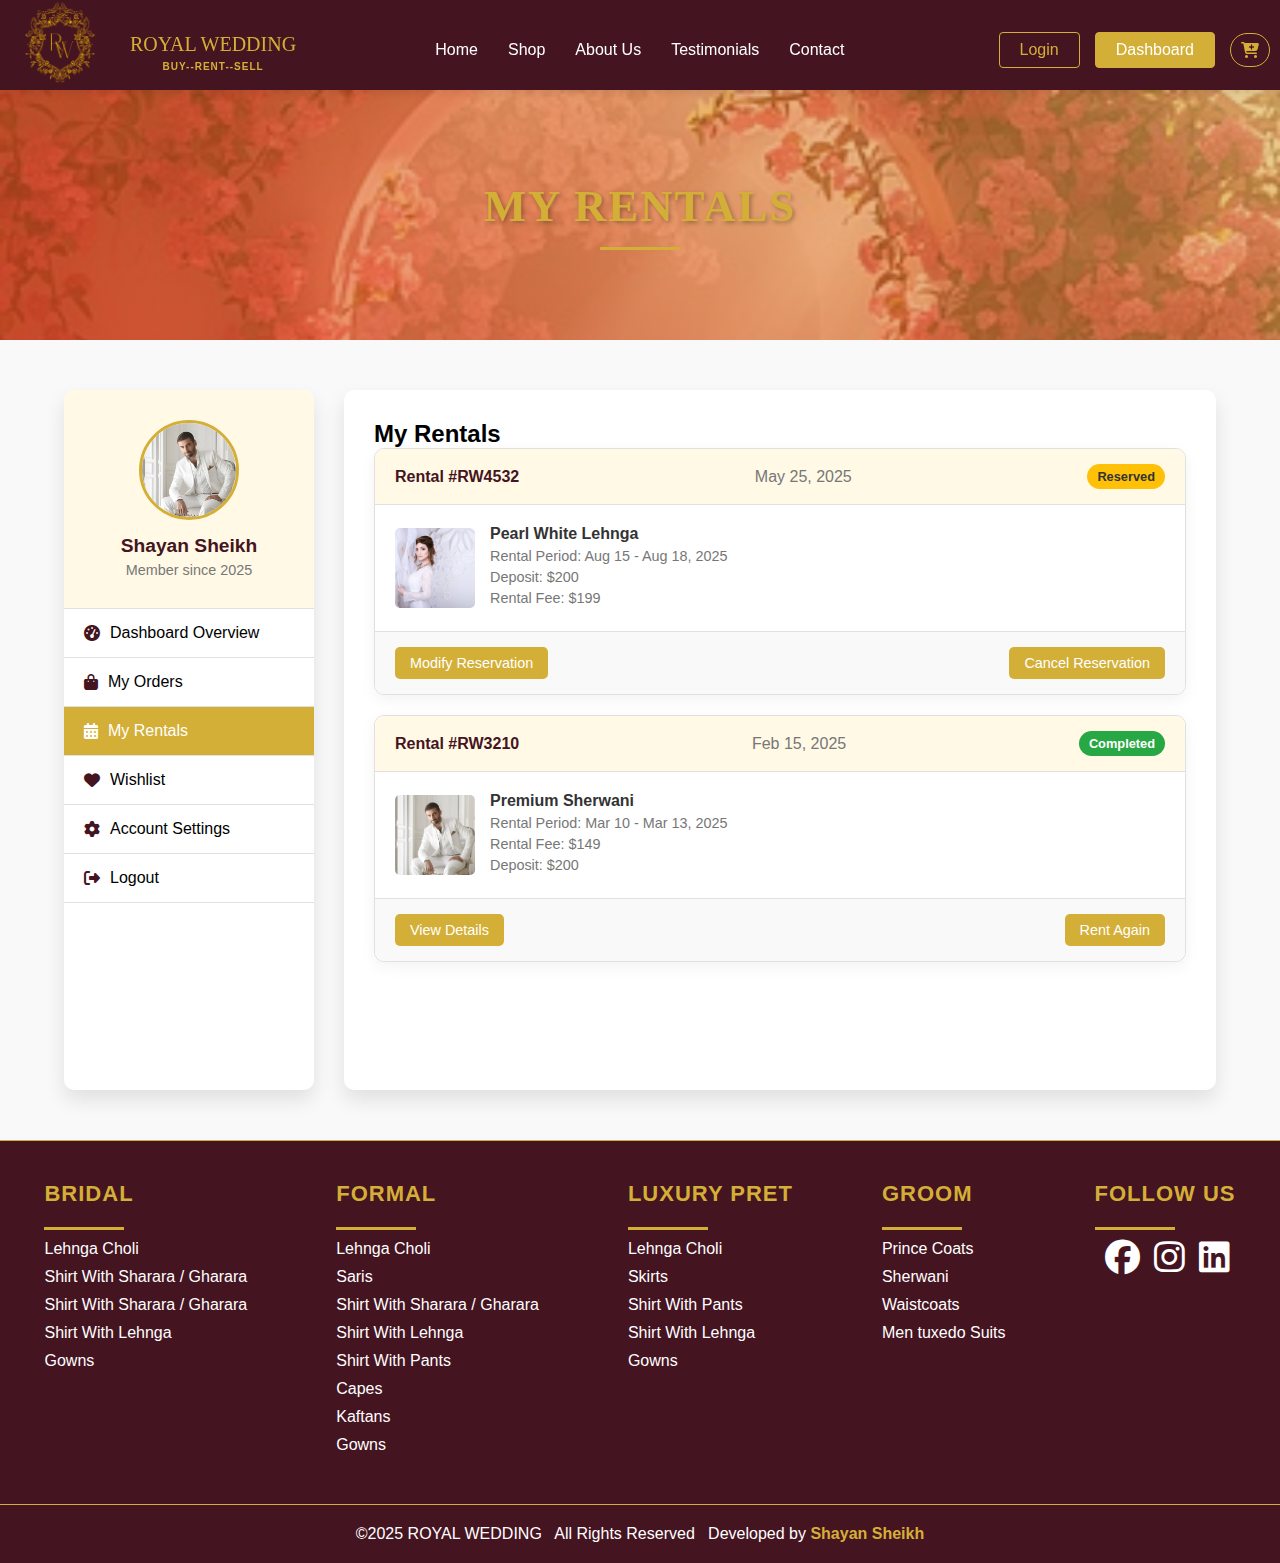
<file: dashboard-rentals.html>
<!DOCTYPE html>
<html lang="en">
<head>
    <meta charset="UTF-8">
    <meta name="viewport" content="width=device-width, initial-scale=1.0">
    <title>Royal Wedding - My Rentals</title>
    <link rel="stylesheet" href="style.css">
    <link rel="stylesheet" href="dashboard.css">
    <link rel="stylesheet" href="https://cdnjs.cloudflare.com/ajax/libs/font-awesome/6.4.0/css/all.min.css">
</head>
<body>
    <header>
        <nav class="navbar">
            <div class="logo">
                <a href="index.html">
                    <img src="./pictures/s.png" alt="Royal Wedding Logo">
                    <div>
                        <h2>Royal Wedding</h2>
                        <h6>Buy--rent--sell</h6>
                    </div>
                </a>
            </div>
            <ul class="nav-links">
                <li><a href="index.html">Home</a></li>
                <li><a href="shop.html">Shop</a></li>
                <li><a href="about.html">About Us</a></li>
                <li><a href="testimonials.html">Testimonials</a></li>
                <li><a href="contact.html">Contact</a></li>
            </ul>
            <div class="user-actions">
                <a href="login.html" class="login-btn active">Login</a>
                <a href="dashboard.html" class="getintouch-btn">Dashboard</a>
                <i class="fa-solid fa-cart-plus"></i>
            </div>
        </nav>
    </header>

    <section class="dashboard-header">
        <div class="content">
            <h1>My Rentals</h1>
            <div class="title-underline"></div>
        </div>
    </section>

    <section class="dashboard-container">
        <div class="dashboard-sidebar">
            <div class="user-profile">
                <div class="profile-image">
                    <img src="./pictures/steptodown.com341480.jpg" alt="User Profile">
                </div>
                <h3>Shayan Sheikh</h3>
                <p>Member since 2025</p>
            </div>
            <ul class="dashboard-menu">
                <li>
                    <a href="dashboard.html"><i class="fas fa-tachometer-alt"></i> Dashboard Overview</a>
                </li>
                <li>
                    <a href="dashboard-orders.html"><i class="fas fa-shopping-bag"></i> My Orders</a>
                </li>
                <li class="active">
                    <a href="dashboard-rentals.html"><i class="fas fa-calendar-alt"></i> My Rentals</a>
                </li>
                <li>
                    <a href="dashboard-wishlist.html"><i class="fas fa-heart"></i> Wishlist</a>
                </li>
                <li>
                    <a href="dashboard-settings.html"><i class="fas fa-cog"></i> Account Settings</a>
                </li>
                <li>
                    <a href="index.html"><i class="fas fa-sign-out-alt"></i> Logout</a>
                </li>
            </ul>
        </div>

        <div class="dashboard-content">
            
            <div class="dashboard-tab active">
                <h2>My Rentals</h2>
                <div class="rental-list">
                    <div class="rental-item">
                        <div class="rental-header">
                            <div class="rental-id">Rental #RW4532</div>
                            <div class="rental-date">May 25, 2025</div>
                            <div class="rental-status">Reserved</div>
                        </div>
                        <div class="rental-details">
                            <div class="rental-product">
                                <img src="./pictures/steptodown.com647975.jpg" alt="Product">
                                <div class="product-details">
                                    <h4>Pearl White Lehnga</h4>
                                    <p>Rental Period: Aug 15 - Aug 18, 2025</p>
                                    <p>Deposit: $200</p>
                                    <p>Rental Fee: $199</p>
                                </div>
                            </div>
                        </div>
                        <div class="rental-actions">
                            <a href="#" class="rental-btn">Modify Reservation</a>
                            <a href="#" class="rental-btn">Cancel Reservation</a>
                        </div>
                    </div>

                    <div class="rental-item">
                        <div class="rental-header">
                            <div class="rental-id">Rental #RW3210</div>
                            <div class="rental-date">Feb 15, 2025</div>
                            <div class="rental-status completed">Completed</div>
                        </div>
                        <div class="rental-details">
                            <div class="rental-product">
                                <img src="./pictures/steptodown.com341480.jpg" alt="Product">
                                <div class="product-details">
                                    <h4>Premium Sherwani</h4>
                                    <p>Rental Period: Mar 10 - Mar 13, 2025</p>
                                    <p>Rental Fee: $149</p>
                                    <p>Deposit: $200</p>
                                </div>
                            </div>
                        </div>
                        <div class="rental-actions">
                            <a href="#" class="rental-btn">View Details</a>
                            <a href="#" class="rental-btn">Rent Again</a>
                        </div>
                    </div>
                </div>
            </div>
        </div>
    </section>

    <footer class="container-footer">
        <div class="content1">
            <ol>
                <h3>Bridal</h3>
                <div class="footer-underline"></div>
                <li>Lehnga Choli</li>
                <li>Shirt With Sharara / Gharara</li>
                <li>Shirt With Sharara / Gharara</li>
                <li>Shirt With Lehnga </li>
                <li>Gowns</li>
            </ol>
        </div>
        <div class="content2">
            <ol>
                <h3>FORMAL</h3>
                <div class="footer-underline"></div>
                <li>Lehnga Choli</li>
                <li>Saris </li>
                <li>Shirt With Sharara / Gharara</li>
                <li>Shirt With Lehnga </li>
                <li>Shirt With Pants </li>
                <li>Capes</li>
                <li>Kaftans </li>
                <li>Gowns </li>
            </ol>
        </div>
        <div class="content3">
            <ol>
                <h3>Luxury Pret </h3>
                <div class="footer-underline"></div>
                <li>Lehnga Choli</li>
                <li>Skirts </li>
                <li>Shirt With Pants </li>
                <li>Shirt With Lehnga </li>
                <li>Gowns </li>
            </ol>
        </div>
        <div class="content4">
            <ol>
                <h3>Groom</h3>
                <div class="footer-underline"></div>
                <li>Prince Coats</li>
                <li>Sherwani</li>
                <li>Waistcoats</li>
                <li>Men tuxedo Suits</li>
            </ol>
        </div>
        <div class="content5">
            <h3>Follow us</h3>
            <div class="footer-underline"></div>
            <span><a href=""><i class="fa-brands fa-facebook"></i></a></span>
            <span><a href=""><i class="fa-brands fa-instagram"></i></a></span>
            <span><a href=""><i class="fa-brands fa-linkedin"></i></a></span>
        </div>
    </footer>
    <footer>
        <div class="bottom-footer">
            <p>&copy;2025 <span>ROYAL WEDDING</span>&nbsp;&nbsp; All Rights Reserved &nbsp;&nbsp;Developed by <span><a href="https://www.linkedin.com/in/shayan-sheikh-dev-44b946353?utm_source=share&utm_campaign=share_via&utm_content=profile&utm_medium=android_app">Shayan Sheikh</a></span></p>
        </div>
    </footer>
</body>
</html>
</file>
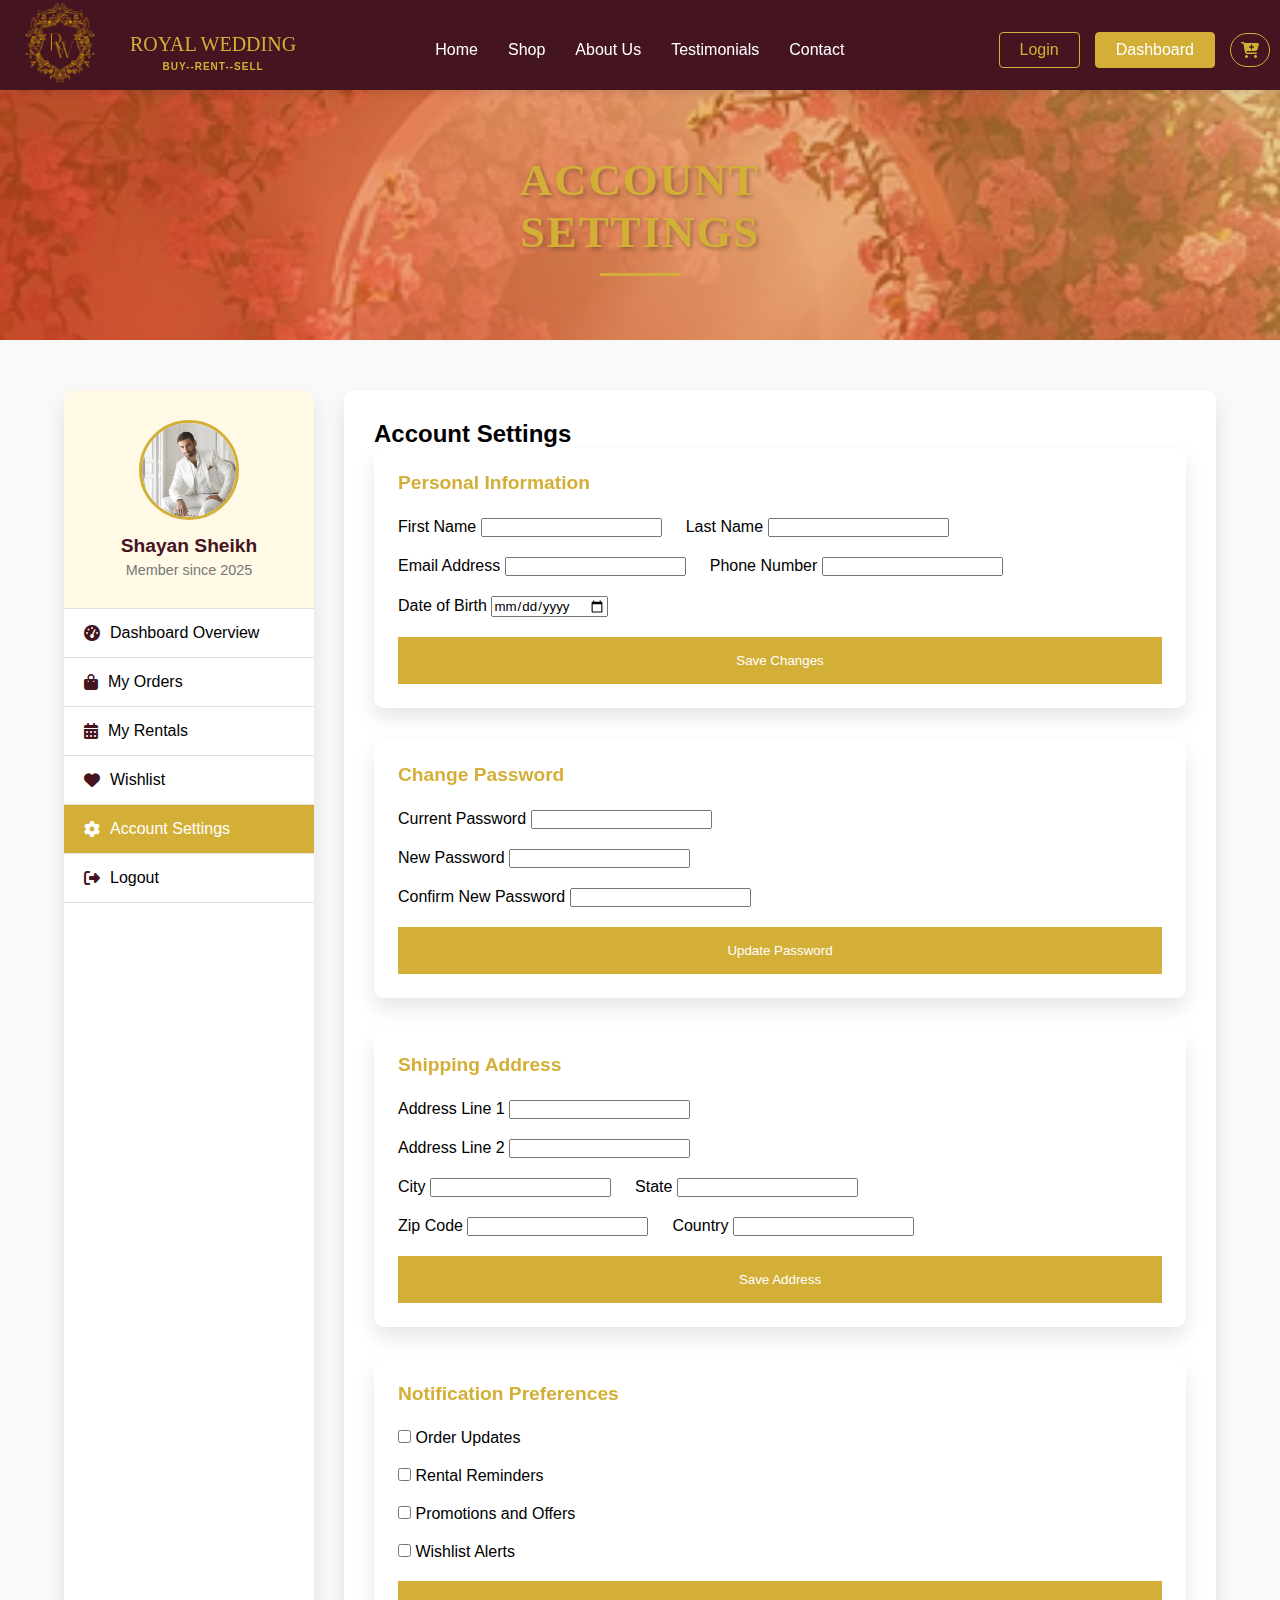
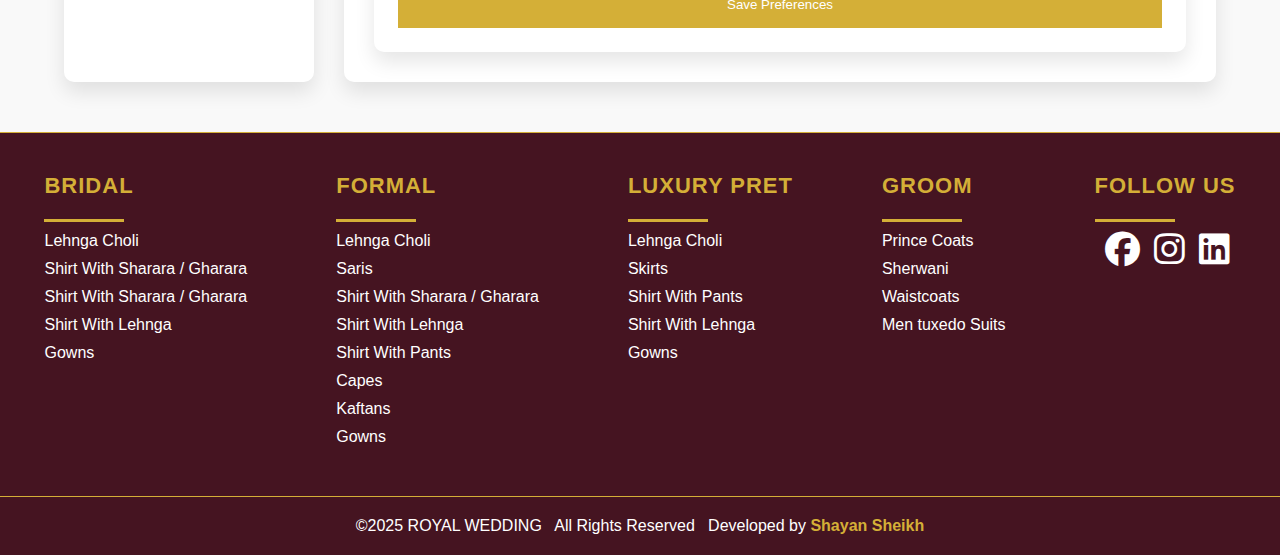
<file: dashboard-settings.html>
<!DOCTYPE html>
<html lang="en">
<head>
    <meta charset="UTF-8">
    <meta name="viewport" content="width=device-width, initial-scale=1.0">
    <title>Royal Wedding - Account Settings</title>
    <link rel="stylesheet" href="style.css">
    <link rel="stylesheet" href="dashboard.css">
    <link rel="stylesheet" href="https://cdnjs.cloudflare.com/ajax/libs/font-awesome/6.4.0/css/all.min.css">
</head>
<body>
    <header>
        <nav class="navbar">
            <div class="logo">
                <a href="index.html">
                    <img src="./pictures/s.png" alt="Royal Wedding Logo">
                    <div>
                        <h2>Royal Wedding</h2>
                        <h6>Buy--rent--sell</h6>
                    </div>
                </a>
            </div>
            <ul class="nav-links">
                <li><a href="index.html">Home</a></li>
                <li><a href="shop.html">Shop</a></li>
                <li><a href="about.html">About Us</a></li>
                <li><a href="testimonials.html">Testimonials</a></li>
                <li><a href="contact.html">Contact</a></li>
            </ul>
            <div class="user-actions">
                <a href="login.html" class="login-btn active">Login</a>
                <a href="dashboard.html" class="getintouch-btn">Dashboard</a>
                <i class="fa-solid fa-cart-plus"></i>
            </div>
        </nav>
    </header>

    <section class="dashboard-header">
        <div class="content">
            <h1>Account Settings</h1>
            <div class="title-underline"></div>
        </div>
    </section>

    <section class="dashboard-container">
        <div class="dashboard-sidebar">
            <div class="user-profile">
                <div class="profile-image">
                    <img src="./pictures/steptodown.com341480.jpg" alt="User Profile">
                </div>
                <h3>Shayan Sheikh</h3>
                <p>Member since 2025</p>
            </div>
            <ul class="dashboard-menu">
                <li>
                    <a href="dashboard.html"><i class="fas fa-tachometer-alt"></i> Dashboard Overview</a>
                </li>
                <li>
                    <a href="dashboard-orders.html"><i class="fas fa-shopping-bag"></i> My Orders</a>
                </li>
                <li>
                    <a href="dashboard-rentals.html"><i class="fas fa-calendar-alt"></i> My Rentals</a>
                </li>
                <li>
                    <a href="dashboard-wishlist.html"><i class="fas fa-heart"></i> Wishlist</a>
                </li>
                <li class="active">
                    <a href="dashboard-settings.html"><i class="fas fa-cog"></i> Account Settings</a>
                </li>
                <li>
                    <a href="index.html"><i class="fas fa-sign-out-alt"></i> Logout</a>
                </li>
            </ul>
        </div>

        <div class="dashboard-content">
            
            <div class="dashboard-tab active">
                <h2>Account Settings</h2>
                <div class="settings-container">
                    <div class="settings-section">
                        <h3>Personal Information</h3>
                        <form class="settings-form">
                            <div class="form-row">
                                <div class="form-group">
                                    <label>First Name</label>
                                    <input type="text" required>
                                </div>
                                <div class="form-group">
                                    <label>Last Name</label>
                                    <input type="text" required>
                                </div>
                            </div>
                            <div class="form-row">
                                <div class="form-group">
                                    <label>Email Address</label>
                                    <input type="email" required>
                                </div>
                                <div class="form-group">
                                    <label>Phone Number</label>
                                    <input type="number">
                                </div>
                            </div>
                            <div class="form-group">
                                <label>Date of Birth</label>
                                <input type="date">
                            </div>
                            <button type="submit" class="save-btn">Save Changes</button>
                        </form>
                    </div>

                    <div class="settings-section">
                        <h3>Change Password</h3>
                        <form class="settings-form">
                            <div class="form-group">
                                <label>Current Password</label>
                                <input type="password" required>
                            </div>
                            <div class="form-group">
                                <label>New Password</label>
                                <input type="password" required>
                            </div>
                            <div class="form-group">
                                <label>Confirm New Password</label>
                                <input type="password" required>
                            </div>
                            <button type="submit" class="save-btn">Update Password</button>
                        </form>
                    </div>

                    <div class="settings-section">
                        <h3>Shipping Address</h3>
                        <form class="settings-form">
                            <div class="form-group">
                                <label>Address Line 1</label>
                                <input type="text">
                            </div>
                            <div class="form-group">
                                <label>Address Line 2</label>
                                <input type="text">
                            </div>
                            <div class="form-row">
                                <div class="form-group">
                                    <label>City</label>
                                    <input type="text" >
                                </div>
                                <div class="form-group">
                                    <label>State</label>
                                    <input type="text" >
                                </div>
                            </div>
                            <div class="form-row">
                                <div class="form-group">
                                    <label>Zip Code</label>
                                    <input type="text">
                                </div>
                                <div class="form-group">
                                    <label>Country</label>
                                    <input type="text">
                                </div>
                            </div>
                            <button type="submit" class="save-btn">Save Address</button>
                        </form>
                    </div>

                    <div class="settings-section">
                        <h3>Notification Preferences</h3>
                        <form class="settings-form" >
                            <div class="checkbox-group">
                                <input type="checkbox" id="order-updates">
                                <label for="order-updates">Order Updates</label>
                            </div>
                            <div class="checkbox-group">
                                <input type="checkbox" id="rental-reminders">
                                <label for="rental-reminders">Rental Reminders</label>
                            </div>
                            <div class="checkbox-group">
                                <input type="checkbox" id="promotions" >
                                <label for="promotions">Promotions and Offers</label>
                            </div>
                            <div class="checkbox-group">
                                <input type="checkbox" id="wishlist-alerts">
                                <label for="wishlist-alerts">Wishlist Alerts</label>
                            </div>
                            <button type="submit" class="save-btn">Save Preferences</button>
                        </form>
                    </div>
                </div>
            </div>
        </div>
    </section>

    <footer class="container-footer">
        <div class="content1">
            <ol>
                <h3>Bridal</h3>
                <div class="footer-underline"></div>
                <li>Lehnga Choli</li>
                <li>Shirt With Sharara / Gharara</li>
                <li>Shirt With Sharara / Gharara</li>
                <li>Shirt With Lehnga </li>
                <li>Gowns</li>
            </ol>
        </div>
        <div class="content2">
            <ol>
                <h3>FORMAL</h3>
                <div class="footer-underline"></div>
                <li>Lehnga Choli</li>
                <li>Saris </li>
                <li>Shirt With Sharara / Gharara</li>
                <li>Shirt With Lehnga </li>
                <li>Shirt With Pants </li>
                <li>Capes</li>
                <li>Kaftans </li>
                <li>Gowns </li>
            </ol>
        </div>
        <div class="content3">
            <ol>
                <h3>Luxury Pret </h3>
                <div class="footer-underline"></div>
                <li>Lehnga Choli</li>
                <li>Skirts </li>
                <li>Shirt With Pants </li>
                <li>Shirt With Lehnga </li>
                <li>Gowns </li>
            </ol>
        </div>
        <div class="content4">
            <ol>
                <h3>Groom</h3>
                <div class="footer-underline"></div>
                <li>Prince Coats</li>
                <li>Sherwani</li>
                <li>Waistcoats</li>
                <li>Men tuxedo Suits</li>
            </ol>
        </div>
        <div class="content5">
            <h3>Follow us</h3>
            <div class="footer-underline"></div>
            <span><a href=""><i class="fa-brands fa-facebook"></i></a></span>
            <span><a href=""><i class="fa-brands fa-instagram"></i></a></span>
            <span><a href=""><i class="fa-brands fa-linkedin"></i></a></span>
        </div>
    </footer>
    <footer>
        <div class="bottom-footer">
            <p>&copy;2025 <span>ROYAL WEDDING</span>&nbsp;&nbsp; All Rights Reserved &nbsp;&nbsp;Developed by <span><a href="https://www.linkedin.com/in/shayan-sheikh-dev-44b946353?utm_source=share&utm_campaign=share_via&utm_content=profile&utm_medium=android_app">Shayan Sheikh</a></span></p>
        </div>
    </footer>
</body>
</html>
</file>
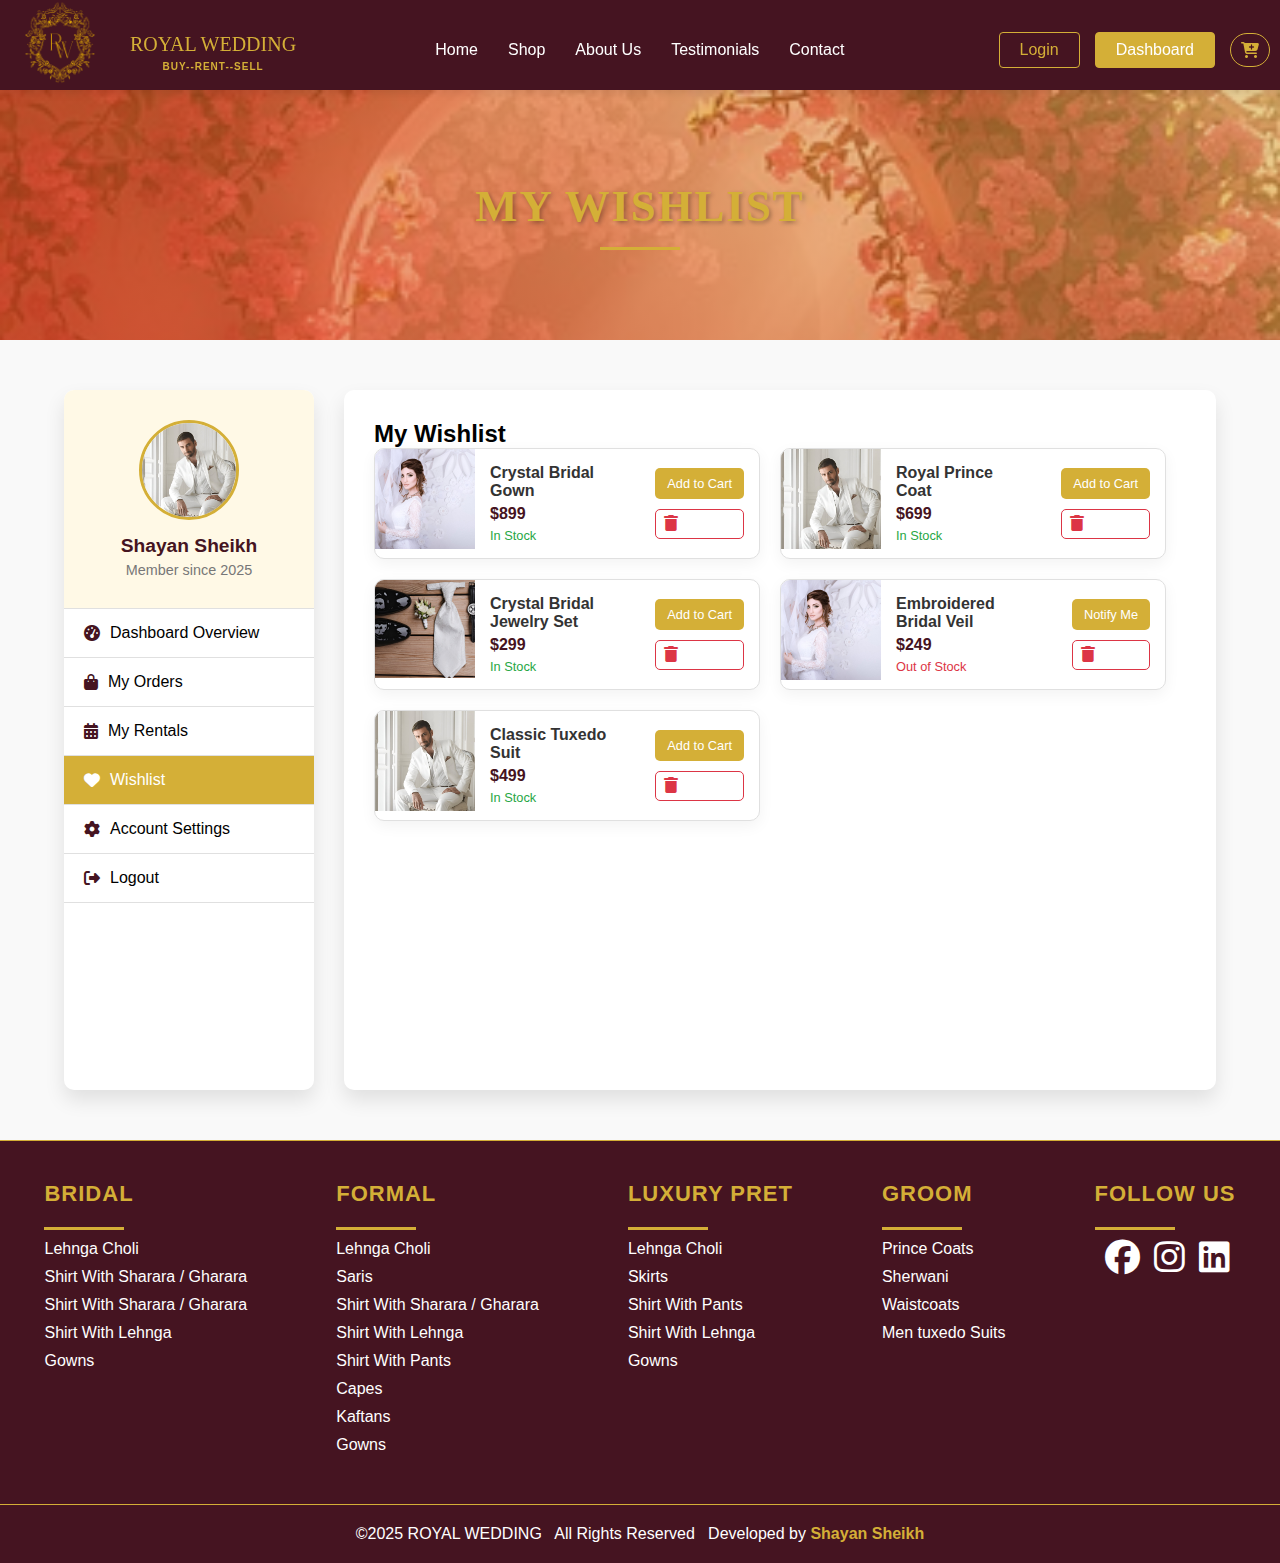
<file: dashboard-wishlist.html>
<!DOCTYPE html>
<html lang="en">
<head>
    <meta charset="UTF-8">
    <meta name="viewport" content="width=device-width, initial-scale=1.0">
    <title>Royal Wedding - My Wishlist</title>
    <link rel="stylesheet" href="style.css">
    <link rel="stylesheet" href="dashboard.css">
    <link rel="stylesheet" href="https://cdnjs.cloudflare.com/ajax/libs/font-awesome/6.4.0/css/all.min.css">
</head>
<body>
    <header>
        <nav class="navbar">
            <div class="logo">
                <a href="index.html">
                    <img src="./pictures/s.png" alt="Royal Wedding Logo">
                    <div>
                        <h2>Royal Wedding</h2>
                        <h6>Buy--rent--sell</h6>
                    </div>
                </a>
            </div>
            <ul class="nav-links">
                <li><a href="index.html">Home</a></li>
                <li><a href="shop.html">Shop</a></li>
                <li><a href="about.html">About Us</a></li>
                <li><a href="testimonials.html">Testimonials</a></li>
                <li><a href="contact.html">Contact</a></li>
            </ul>
            <div class="user-actions">
                <a href="login.html" class="login-btn active">Login</a>
                <a href="dashboard.html" class="getintouch-btn">Dashboard</a>
                <i class="fa-solid fa-cart-plus"></i>
            </div>
        </nav>
    </header>

    <section class="dashboard-header">
        <div class="content">
            <h1>My Wishlist</h1>
            <div class="title-underline"></div>
        </div>
    </section>

    <section class="dashboard-container">
        <div class="dashboard-sidebar">
            <div class="user-profile">
                <div class="profile-image">
                    <img src="./pictures/steptodown.com341480.jpg" alt="User Profile">
                </div>
                <h3>Shayan Sheikh</h3>
                <p>Member since 2025</p>
            </div>
            <ul class="dashboard-menu">
                <li>
                    <a href="dashboard.html"><i class="fas fa-tachometer-alt"></i> Dashboard Overview</a>
                </li>
                <li>
                    <a href="dashboard-orders.html"><i class="fas fa-shopping-bag"></i> My Orders</a>
                </li>
                <li>
                    <a href="dashboard-rentals.html"><i class="fas fa-calendar-alt"></i> My Rentals</a>
                </li>
                <li class="active">
                    <a href="dashboard-wishlist.html"><i class="fas fa-heart"></i> Wishlist</a>
                </li>
                <li>
                    <a href="dashboard-settings.html"><i class="fas fa-cog"></i> Account Settings</a>
                </li>
                <li>
                    <a href="index.html"><i class="fas fa-sign-out-alt"></i> Logout</a>
                </li>
            </ul>
        </div>

        <div class="dashboard-content">
            
            <div class="dashboard-tab active">
                <h2>My Wishlist</h2>
                <div class="wishlist-items">
                    <div class="wishlist-item">
                        <div class="item-image">
                            <img src="./pictures/steptodown.com647975.jpg" alt="Product">
                        </div>
                        <div class="item-details">
                            <h3>Crystal Bridal Gown</h3>
                            <div class="item-price">$899</div>
                            <div class="item-availability">In Stock</div>
                        </div>
                        <div class="item-actions">
                            <a href="#" class="add-to-cart-btn">Add to Cart</a>
                            <a href="#" class="remove-from-wishlist"><i class="fas fa-trash"></i></a>
                        </div>
                    </div>

                    <div class="wishlist-item">
                        <div class="item-image">
                            <img src="./pictures/steptodown.com341480.jpg" alt="Product">
                        </div>
                        <div class="item-details">
                            <h3>Royal Prince Coat</h3>
                            <div class="item-price">$699</div>
                            <div class="item-availability">In Stock</div>
                        </div>
                        <div class="item-actions">
                            <a href="#" class="add-to-cart-btn">Add to Cart</a>
                            <a href="#" class="remove-from-wishlist"><i class="fas fa-trash"></i></a>
                        </div>
                    </div>

                    <div class="wishlist-item">
                        <div class="item-image">
                            <img src="./pictures/steptodown.com218611.jpg" alt="Product">
                        </div>
                        <div class="item-details">
                            <h3>Crystal Bridal Jewelry Set</h3>
                            <div class="item-price">$299</div>
                            <div class="item-availability">In Stock</div>
                        </div>
                        <div class="item-actions">
                            <a href="#" class="add-to-cart-btn">Add to Cart</a>
                            <a href="#" class="remove-from-wishlist"><i class="fas fa-trash"></i></a>
                        </div>
                    </div>

                    <div class="wishlist-item">
                        <div class="item-image">
                            <img src="./pictures/steptodown.com647975.jpg" alt="Product">
                        </div>
                        <div class="item-details">
                            <h3>Embroidered Bridal Veil</h3>
                            <div class="item-price">$249</div>
                            <div class="item-availability out-of-stock">Out of Stock</div>
                        </div>
                        <div class="item-actions">
                            <a href="#" class="notify-btn">Notify Me</a>
                            <a href="#" class="remove-from-wishlist"><i class="fas fa-trash"></i></a>
                        </div>
                    </div>

                    <div class="wishlist-item">
                        <div class="item-image">
                            <img src="./pictures/steptodown.com341480.jpg" alt="Product">
                        </div>
                        <div class="item-details">
                            <h3>Classic Tuxedo Suit</h3>
                            <div class="item-price">$499</div>
                            <div class="item-availability">In Stock</div>
                        </div>
                        <div class="item-actions">
                            <a href="#" class="add-to-cart-btn">Add to Cart</a>
                            <a href="#" class="remove-from-wishlist"><i class="fas fa-trash"></i></a>
                        </div>
                    </div>
                </div>
            </div>
        </div>
    </section>

    <footer class="container-footer">
        <div class="content1">
            <ol>
                <h3>Bridal</h3>
                <div class="footer-underline"></div>
                <li>Lehnga Choli</li>
                <li>Shirt With Sharara / Gharara</li>
                <li>Shirt With Sharara / Gharara</li>
                <li>Shirt With Lehnga </li>
                <li>Gowns</li>
            </ol>
        </div>
        <div class="content2">
            <ol>
                <h3>FORMAL</h3>
                <div class="footer-underline"></div>
                <li>Lehnga Choli</li>
                <li>Saris </li>
                <li>Shirt With Sharara / Gharara</li>
                <li>Shirt With Lehnga </li>
                <li>Shirt With Pants </li>
                <li>Capes</li>
                <li>Kaftans </li>
                <li>Gowns </li>
            </ol>
        </div>
        <div class="content3">
            <ol>
                <h3>Luxury Pret </h3>
                <div class="footer-underline"></div>
                <li>Lehnga Choli</li>
                <li>Skirts </li>
                <li>Shirt With Pants </li>
                <li>Shirt With Lehnga </li>
                <li>Gowns </li>
            </ol>
        </div>
        <div class="content4">
            <ol>
                <h3>Groom</h3>
                <div class="footer-underline"></div>
                <li>Prince Coats</li>
                <li>Sherwani</li>
                <li>Waistcoats</li>
                <li>Men tuxedo Suits</li>
            </ol>
        </div>
        <div class="content5">
            <h3>Follow us</h3>
            <div class="footer-underline"></div>
            <span><a href=""><i class="fa-brands fa-facebook"></i></a></span>
            <span><a href=""><i class="fa-brands fa-instagram"></i></a></span>
            <span><a href=""><i class="fa-brands fa-linkedin"></i></a></span>
        </div>
    </footer>
    <footer>
        <div class="bottom-footer">
            <p>&copy;2025 <span>ROYAL WEDDING</span>&nbsp;&nbsp; All Rights Reserved &nbsp;&nbsp;Developed by <span><a href="https://www.linkedin.com/in/shayan-sheikh-dev-44b946353?utm_source=share&utm_campaign=share_via&utm_content=profile&utm_medium=android_app">Shayan Sheikh</a></span></p>
        </div>
    </footer>
</body>
</html>
</file>
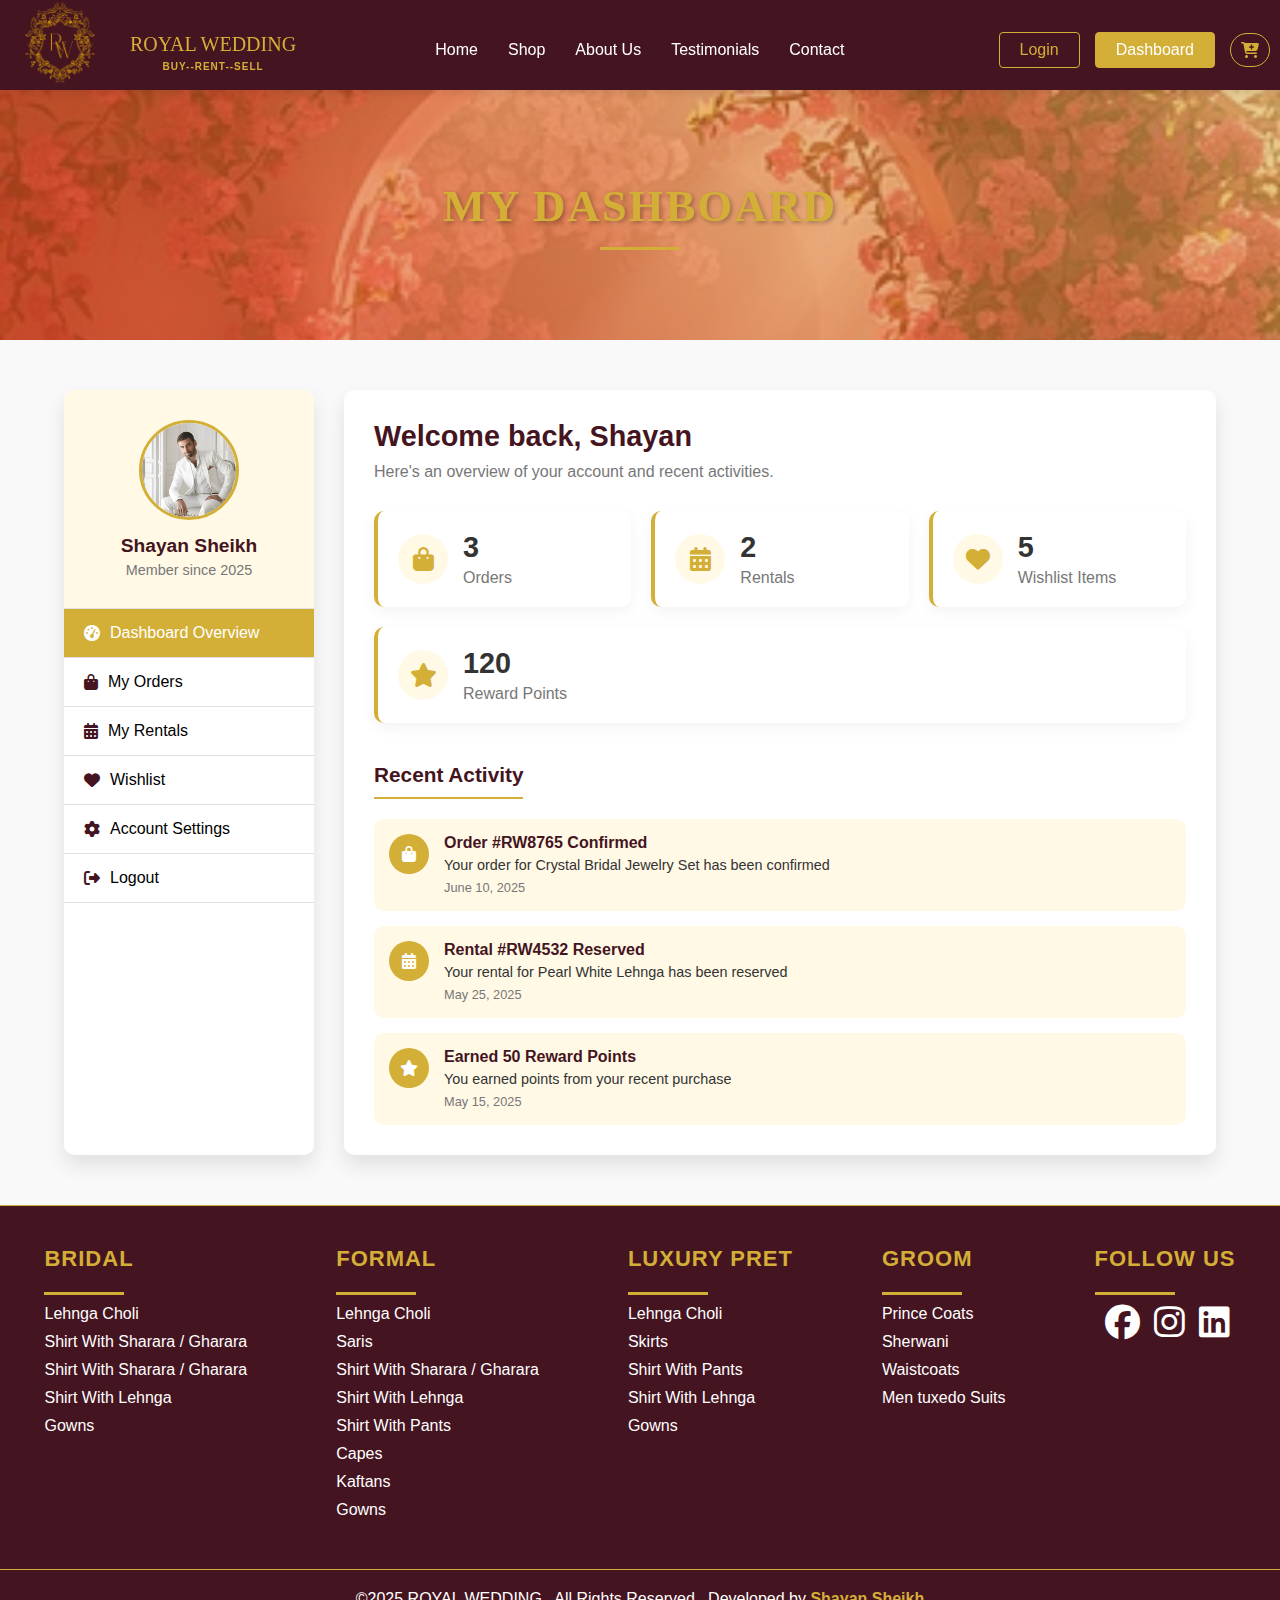
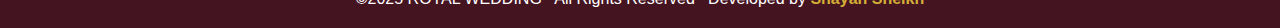
<file: dashboard.html>
<!DOCTYPE html>
<html lang="en">
<head>
    <meta charset="UTF-8">
    <meta name="viewport" content="width=device-width, initial-scale=1.0">
    <title>Royal Wedding - Dashboard Overview</title>
    <link rel="stylesheet" href="style.css">
    <link rel="stylesheet" href="dashboard.css">
    <link rel="stylesheet" href="https://cdnjs.cloudflare.com/ajax/libs/font-awesome/6.4.0/css/all.min.css">
</head>
<body>
    <header>
        <nav class="navbar">
            <div class="logo">
                <a href="index.html">
                    <img src="./pictures/s.png" alt="Royal Wedding Logo">
                    <div>
                        <h2>Royal Wedding</h2>
                        <h6>Buy--rent--sell</h6>
                    </div>
                </a>
            </div>
            <ul class="nav-links">
                <li><a href="index.html">Home</a></li>
                <li><a href="shop.html">Shop</a></li>
                <li><a href="about.html">About Us</a></li>
                <li><a href="testimonials.html">Testimonials</a></li>
                <li><a href="contact.html">Contact</a></li>
            </ul>
            <div class="user-actions">
                <a href="login.html" class="login-btn active">Login</a>
                <a href="dashboard.html" class="getintouch-btn">Dashboard</a>
                <i class="fa-solid fa-cart-plus"></i>
            </div>

        </nav>
    </header>

    <section class="dashboard-header">
        <div class="content">
            <h1>My Dashboard</h1>
            <div class="title-underline"></div>
        </div>
    </section>

    <section class="dashboard-container">
        <div class="dashboard-sidebar">
            <div class="user-profile">
                <div class="profile-image">
                    <img src="./pictures/steptodown.com341480.jpg" alt="User Profile">
                </div>
                <h3>Shayan Sheikh</h3>
                <p>Member since 2025</p>
            </div>
            <ul class="dashboard-menu">
                <li class="active">
                    <a href="dashboard.html"><i class="fas fa-tachometer-alt"></i> Dashboard Overview</a>
                </li>
                <li>
                    <a href="dashboard-orders.html"><i class="fas fa-shopping-bag"></i> My Orders</a>
                </li>
                <li>
                    <a href="dashboard-rentals.html"><i class="fas fa-calendar-alt"></i> My Rentals</a>
                </li>
                <li>
                    <a href="dashboard-wishlist.html"><i class="fas fa-heart"></i> Wishlist</a>
                </li>
                <li>
                    <a href="dashboard-settings.html"><i class="fas fa-cog"></i> Account Settings</a>
                </li>
                <li>
                    <a href="index.html"><i class="fas fa-sign-out-alt"></i> Logout</a>
                </li>
            </ul>
        </div>

        <div class="dashboard-content">
            <!-- Overview Content -->
            <div class="dashboard-tab active">
                <div class="welcome-message">
                    <h2>Welcome back, Shayan</h2>
                    <p>Here's an overview of your account and recent activities.</p>
                </div>

                <div class="stats-container">
                    <div class="stat-card">
                        <div class="stat-icon">
                            <i class="fas fa-shopping-bag"></i>
                        </div>
                        <div class="stat-info">
                            <h3>3</h3>
                            <p>Orders</p>
                        </div>
                    </div>
                    <div class="stat-card">
                        <div class="stat-icon">
                            <i class="fas fa-calendar-alt"></i>
                        </div>
                        <div class="stat-info">
                            <h3>2</h3>
                            <p>Rentals</p>
                        </div>
                    </div>
                    <div class="stat-card">
                        <div class="stat-icon">
                            <i class="fas fa-heart"></i>
                        </div>
                        <div class="stat-info">
                            <h3>5</h3>
                            <p>Wishlist Items</p>
                        </div>
                    </div>
                    <div class="stat-card">
                        <div class="stat-icon">
                            <i class="fas fa-star"></i>
                        </div>
                        <div class="stat-info">
                            <h3>120</h3>
                            <p>Reward Points</p>
                        </div>
                    </div>
                </div>

                <div class="recent-activity">
                    <h3>Recent Activity</h3>
                    <div class="activity-list">
                        <div class="activity-item">
                            <div class="activity-icon">
                                <i class="fas fa-shopping-bag"></i>
                            </div>
                            <div class="activity-details">
                                <h4>Order #RW8765 Confirmed</h4>
                                <p>Your order for Crystal Bridal Jewelry Set has been confirmed</p>
                                <span class="activity-date">June 10, 2025</span>
                            </div>
                        </div>
                        <div class="activity-item">
                            <div class="activity-icon">
                                <i class="fas fa-calendar-alt"></i>
                            </div>
                            <div class="activity-details">
                                <h4>Rental #RW4532 Reserved</h4>
                                <p>Your rental for Pearl White Lehnga has been reserved</p>
                                <span class="activity-date">May 25, 2025</span>
                            </div>
                        </div>
                        <div class="activity-item">
                            <div class="activity-icon">
                                <i class="fas fa-star"></i>
                            </div>
                            <div class="activity-details">
                                <h4>Earned 50 Reward Points</h4>
                                <p>You earned points from your recent purchase</p>
                                <span class="activity-date">May 15, 2025</span>
                            </div>
                        </div>
                    </div>
                </div>
            </div>
        </div>
    </section>

    <footer class="container-footer">
        <div class="content1">
            <ol>
                <h3>Bridal</h3>
                <div class="footer-underline"></div>
                <li>Lehnga Choli</li>
                <li>Shirt With Sharara / Gharara</li>
                <li>Shirt With Sharara / Gharara</li>
                <li>Shirt With Lehnga </li>
                <li>Gowns</li>
            </ol>
        </div>
        <div class="content2">
            <ol>
                <h3>FORMAL</h3>
                <div class="footer-underline"></div>
                <li>Lehnga Choli</li>
                <li>Saris </li>
                <li>Shirt With Sharara / Gharara</li>
                <li>Shirt With Lehnga </li>
                <li>Shirt With Pants </li>
                <li>Capes</li>
                <li>Kaftans </li>
                <li>Gowns </li>
            </ol>
        </div>
        <div class="content3">
            <ol>
                <h3>Luxury Pret </h3>
                <div class="footer-underline"></div>
                <li>Lehnga Choli</li>
                <li>Skirts </li>
                <li>Shirt With Pants </li>
                <li>Shirt With Lehnga </li>
                <li>Gowns </li>
            </ol>
        </div>
        <div class="content4">
            <ol>
                <h3>Groom</h3>
                <div class="footer-underline"></div>
                <li>Prince Coats</li>
                <li>Sherwani</li>
                <li>Waistcoats</li>
                <li>Men tuxedo Suits</li>
            </ol>
        </div>
        <div class="content5">
            <h3>Follow us</h3>
            <div class="footer-underline"></div>
            <span><a href=""><i class="fa-brands fa-facebook"></i></a></span>
            <span><a href=""><i class="fa-brands fa-instagram"></i></a></span>
            <span><a href=""><i class="fa-brands fa-linkedin"></i></a></span>
        </div>
    </footer>
    <footer>
        <div class="bottom-footer">
            <p>&copy;2025 <span>ROYAL WEDDING</span>&nbsp;&nbsp; All Rights Reserved &nbsp;&nbsp;Developed by <span><a href="https://www.linkedin.com/in/shayan-sheikh-dev-44b946353?utm_source=share&utm_campaign=share_via&utm_content=profile&utm_medium=android_app">Shayan Sheikh</a></span></p>
        </div>
    </footer>
</body>
</html>
</file>
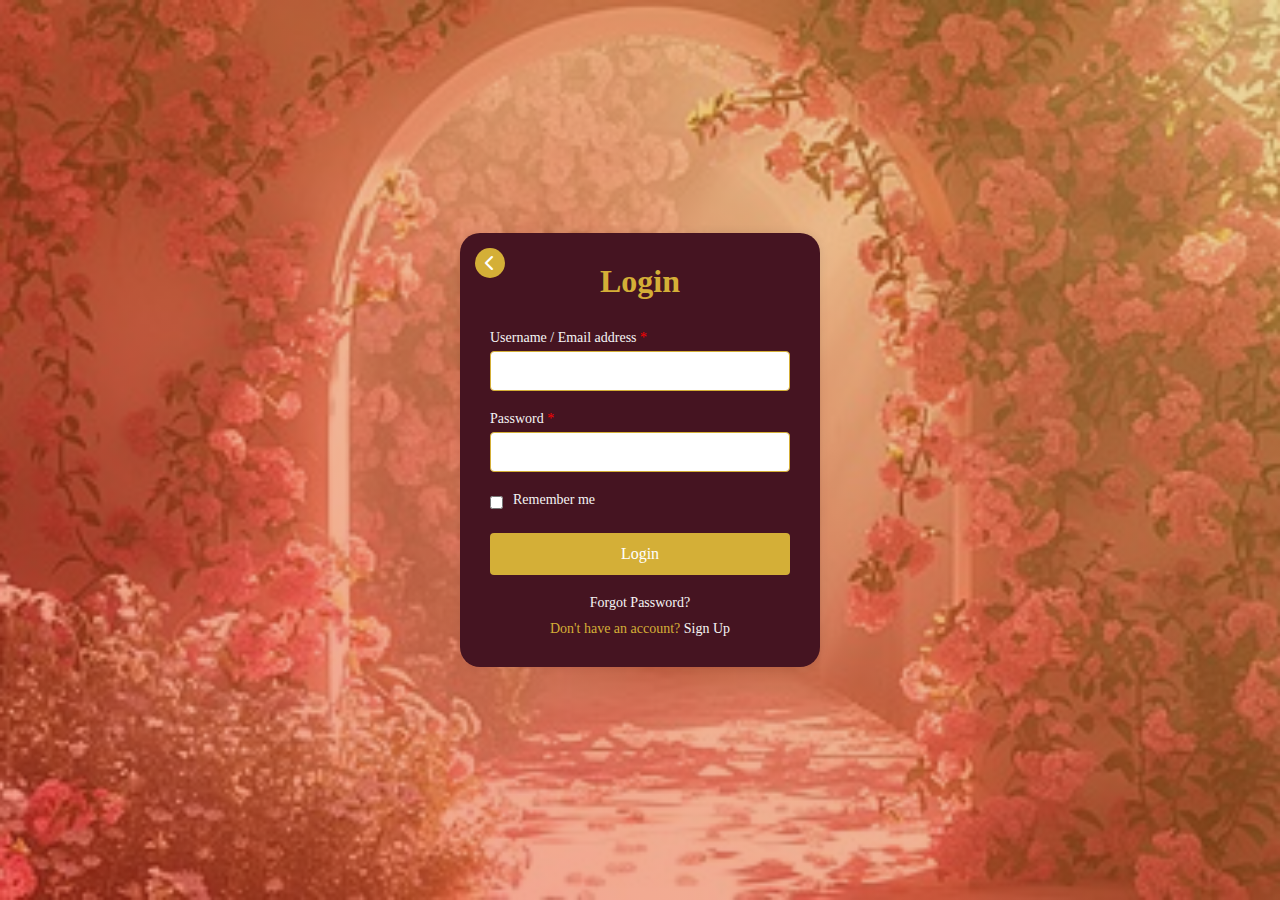
<file: login.html>
<!DOCTYPE html>
<html lang="en">
<head>
    <meta charset="UTF-8">
    <meta name="viewport" content="width=device-width, initial-scale=1.0">
    <title>Login Page</title>
    <link rel="stylesheet" href="login-style.css">
    <link rel="stylesheet" href="https://cdnjs.cloudflare.com/ajax/libs/font-awesome/6.4.0/css/all.min.css">
    <link rel="preconnect" href="https://fonts.googleapis.com">
    <link rel="stylesheet" href="https://fonts.googleapis.com/css?family=Sofia">
</head>
<body>
    <div class="login-container">
        <div class="login-box">
            <div class="back-arrow">
                <a href="#"><i class="fas fa-chevron-left"></i></a>
            </div>
            <h1>Login</h1>
            <form>
                <div class="input-group">
                    <label for="username">Username / Email address <span>*</span> </label>
                    <input type="text" id="username" name="username" required>
                </div>
                <div class="input-group">
                    <label for="password">Password <span>*</span></label>
                    <input type="password" id="password" name="password" required>
                </div>
                <div class="remember-me">
                    <input type="checkbox" id="remember" name="remember">
                    <label for="remember">Remember me</label>
                </div>
                <button type="submit" class="login-btn">Login</button>
            </form>
            <div class="login-footer">
                <a href="#">Forgot Password?</a>
                <p>Don't have an account? <a href="#">Sign Up</a></p>
            </div>
        </div>
    </div>
</body>
</html>
</file>
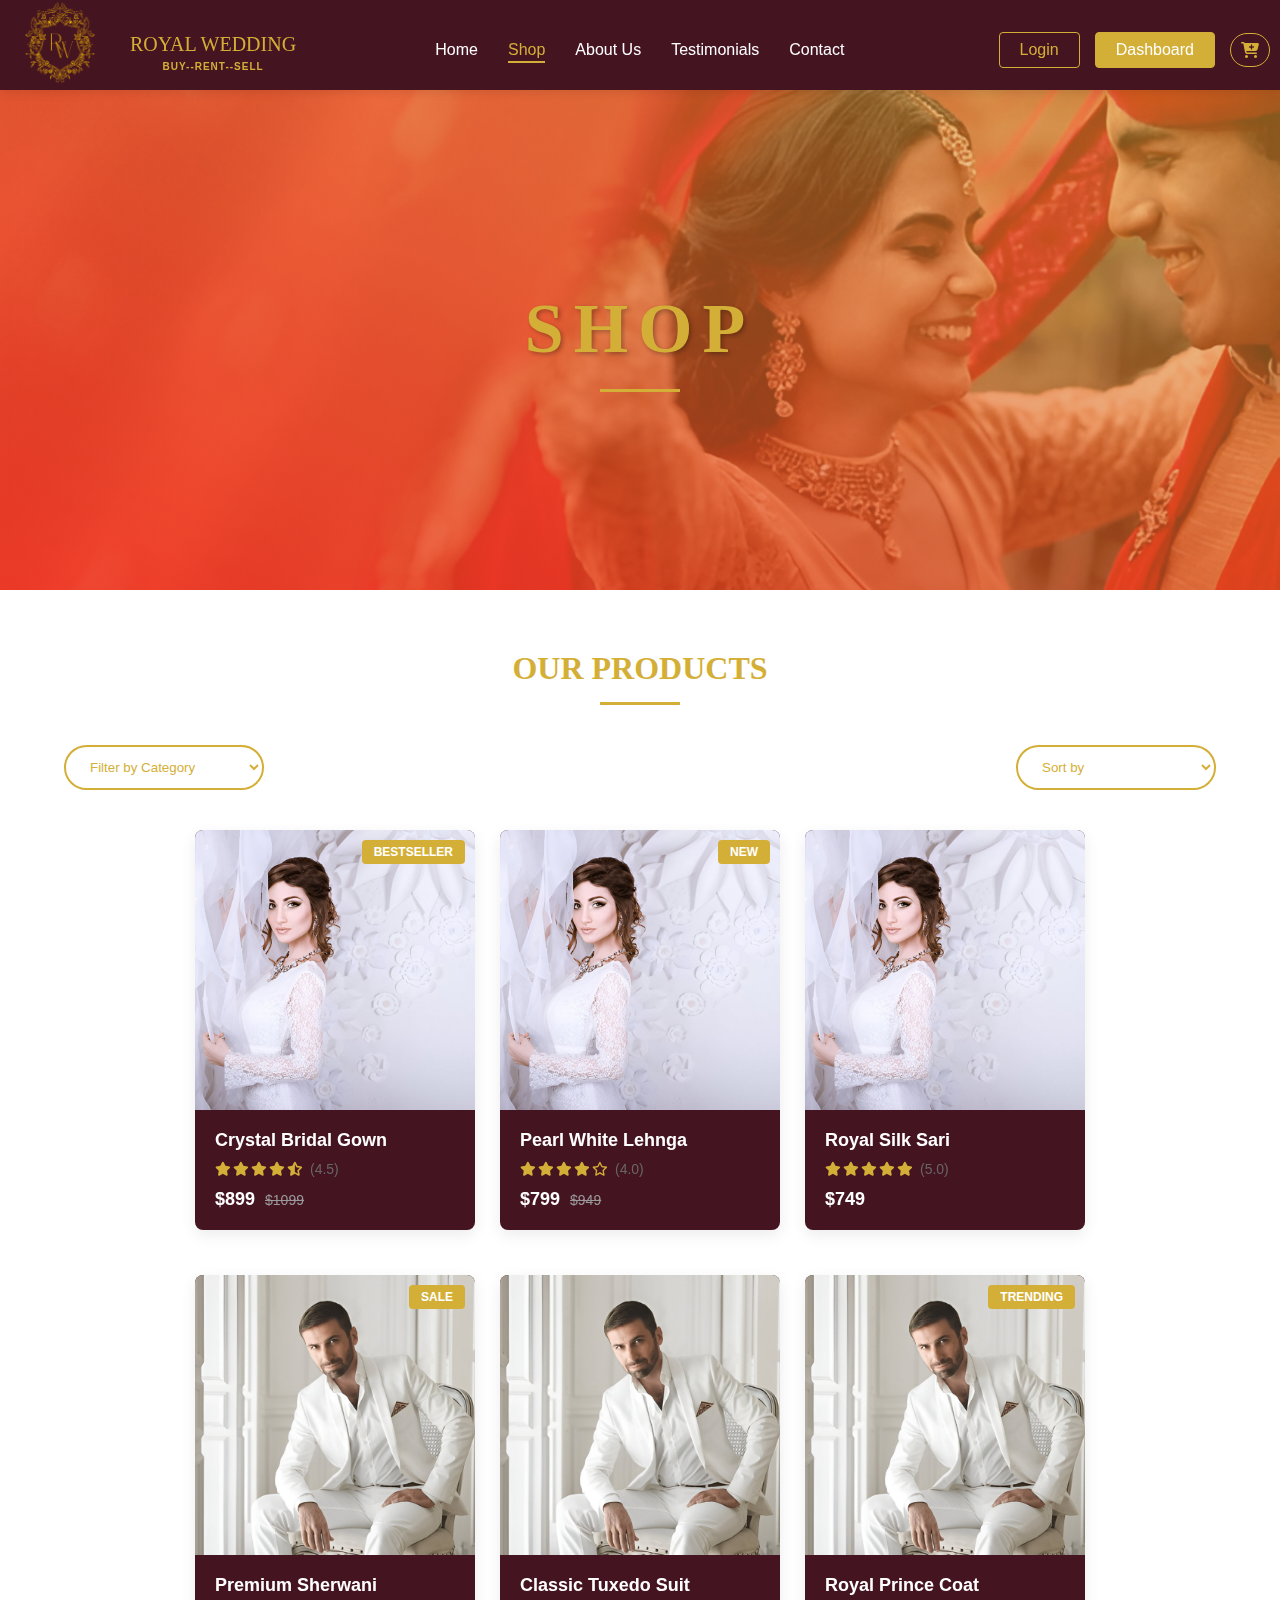
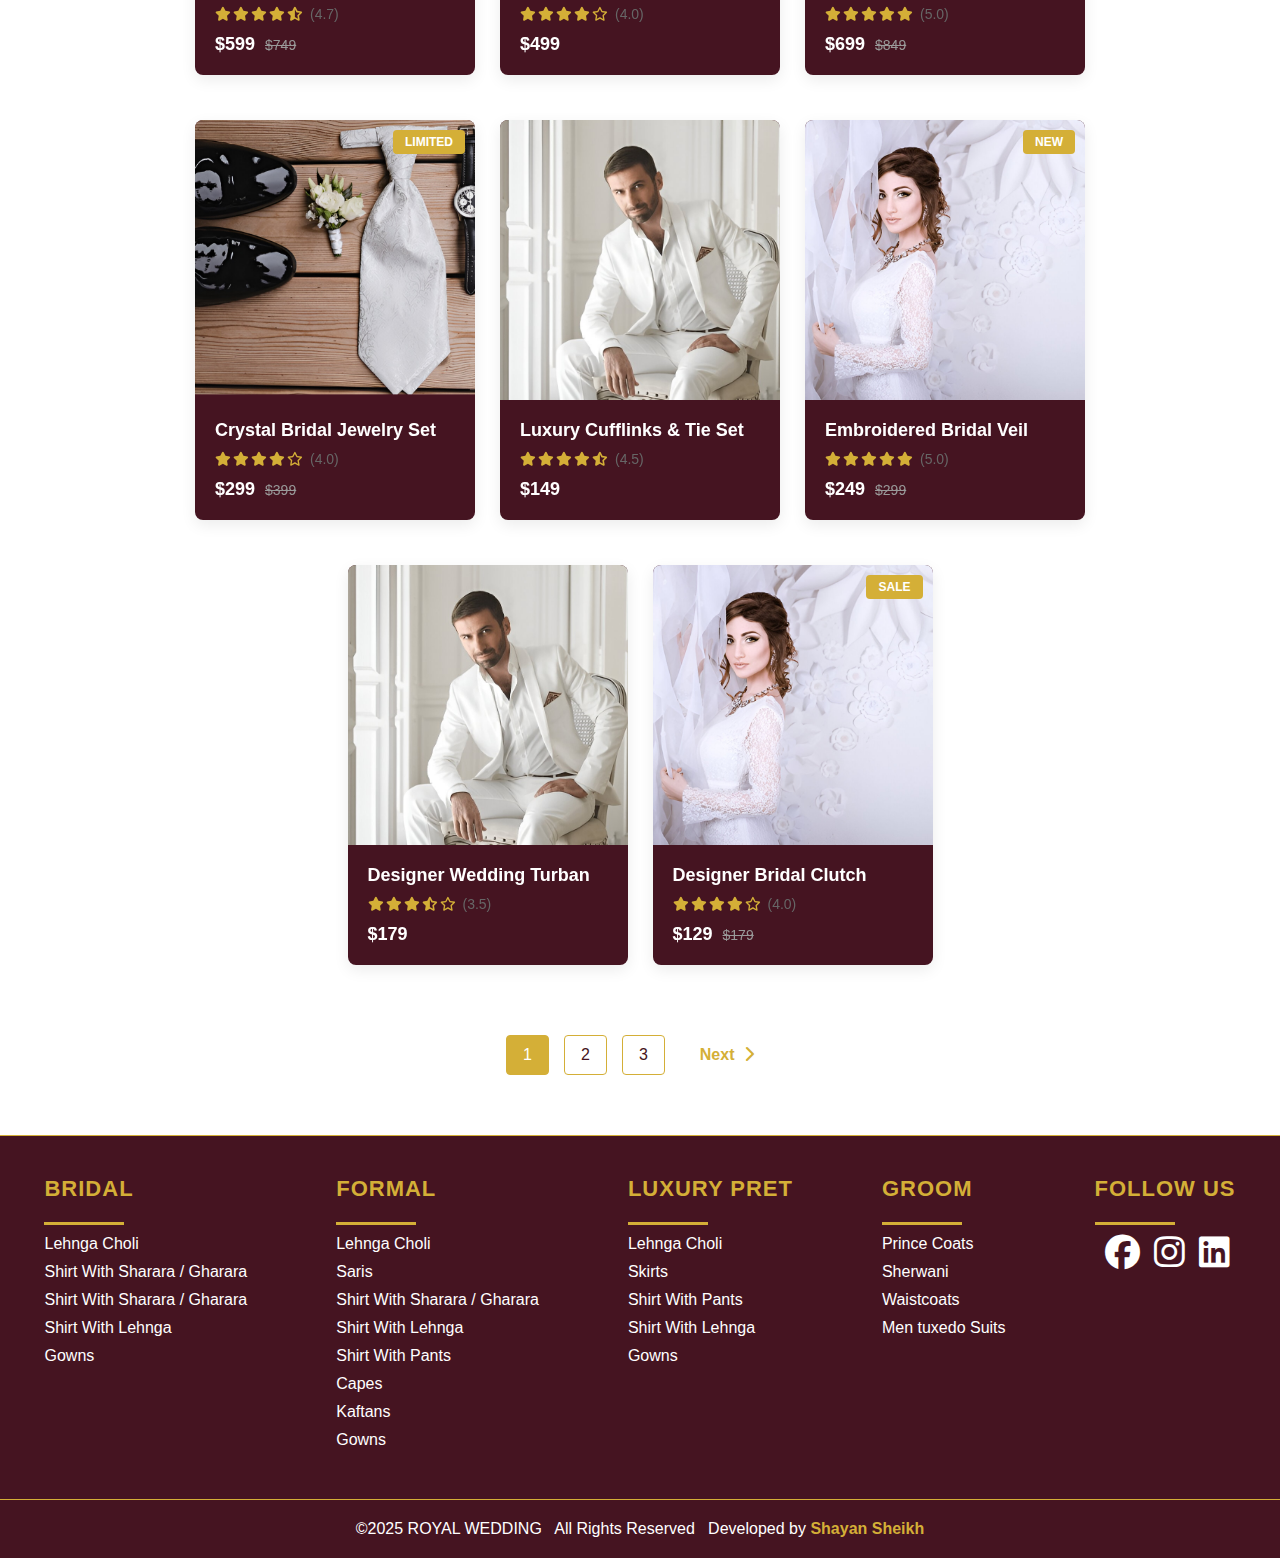
<file: shop.html>
<!DOCTYPE html>
<html lang="en">
<head>
    <meta charset="UTF-8">
    <meta name="viewport" content="width=device-width, initial-scale=1.0">
    <title>Royal Wedding - Shop</title>
    <link rel="stylesheet" href="style.css">
    <link rel="stylesheet" href="shop.css">
    <link rel="stylesheet" href="https://cdnjs.cloudflare.com/ajax/libs/font-awesome/6.4.0/css/all.min.css">
</head>
<body>
    <header>
        <nav class="navbar">
            <div class="logo">
                <a href="index.html">
                    <img src="./pictures/s.png" alt="Royal Wedding Logo">
                    <div>
                        <h2>Royal Wedding</h2>
                        <h6>Buy--rent--sell</h6>
                    </div>
                </a>
            </div>
            <ul class="nav-links">
                <li><a href="index.html">Home</a></li>
                <li><a href="shop.html" class="active">Shop</a></li>
                <li><a href="about.html">About Us</a></li>
                <li><a href="testimonials.html">Testimonials</a></li>
                <li><a href="contact.html">Contact</a></li>
            </ul>
            <div class="user-actions">
                <a href="login.html" class="login-btn active">Login</a>
                <a href="dashboard.html" class="getintouch-btn">Dashboard</a>
                <i class="fa-solid fa-cart-plus"></i>
            </div>
        </nav>
    </header>

    <section class="container shop-header-container">
        <div class="content">
            <h1 class="header-text">Shop</h1>
            <div class="title-underline"></div>
        </div>
    </section>

    <section class="product-container">
        <div class="section-title">
            <h2>Our Products</h2>
            <div class="title-underline"></div>
        </div>

        <div class="filter">
            <select>
                <option value="">Filter by Category</option>
                <option value="bridal">Bridal</option>
                <option value="groom">Groom</option>
                <option value="accessories">Accessories</option>
                <option value="jewellery">Jewellery</option>
            </select>
            <select>
                <option value="">Sort by</option>
                <option value="price-low">Price: Low to High</option>
                <option value="price-high">Price: High to Low</option>
                <option value="popular">Most Popular</option>
                <option value="newest">Newest</option>
            </select>
        </div>
        
        <div class="products-grid">
            <div class="product-card">
                <div class="product-badge">Bestseller</div>
                <div class="product-image">
                    <img src="./pictures/steptodown.com647975.jpg" alt="Bridal Dress">
                    <div class="overlay">
                        <div class="overlay-content">
                            <a href="#" class="quick-view"><i class="fas fa-eye"></i></a>
                            <a href="#" class="add-to-cart"><i class="fas fa-shopping-cart"></i></a>
                        </div>
                    </div>
                </div>
                <div class="product-info">
                    <h3>Crystal Bridal Gown</h3>
                    <div class="rating">
                        <i class="fas fa-star"></i>
                        <i class="fas fa-star"></i>
                        <i class="fas fa-star"></i>
                        <i class="fas fa-star"></i>
                        <i class="fas fa-star-half-alt"></i>
                        <span>(4.5)</span>
                    </div>
                    <div class="price-row">
                        <p class="price">$899</p>
                        <p class="original-price">$1099</p>
                    </div>
                </div>
            </div>
            
            <div class="product-card">
                <div class="product-badge">New</div>
                <div class="product-image">
                    <img src="./pictures/steptodown.com647975.jpg" alt="Bridal Dress">
                    <div class="overlay">
                        <div class="overlay-content">
                            <a href="#" class="quick-view"><i class="fas fa-eye"></i></a>
                            <a href="#" class="add-to-cart"><i class="fas fa-shopping-cart"></i></a>
                        </div>
                    </div>
                </div>
                <div class="product-info">
                    <h3>Pearl White Lehnga</h3>
                    <div class="rating">
                        <i class="fas fa-star"></i>
                        <i class="fas fa-star"></i>
                        <i class="fas fa-star"></i>
                        <i class="fas fa-star"></i>
                        <i class="far fa-star"></i>
                        <span>(4.0)</span>
                    </div>
                    <div class="price-row">
                        <p class="price">$799</p>
                        <p class="original-price">$949</p>
                    </div>
                </div>
            </div>
            
            <div class="product-card">
                <div class="product-image">
                    <img src="./pictures/steptodown.com647975.jpg" alt="Bridal Dress">
                    <div class="overlay">
                        <div class="overlay-content">
                            <a href="#" class="quick-view"><i class="fas fa-eye"></i></a>
                            <a href="#" class="add-to-cart"><i class="fas fa-shopping-cart"></i></a>
                        </div>
                    </div>
                </div>
                <div class="product-info">
                    <h3>Royal Silk Sari</h3>
                    <div class="rating">
                        <i class="fas fa-star"></i>
                        <i class="fas fa-star"></i>
                        <i class="fas fa-star"></i>
                        <i class="fas fa-star"></i>
                        <i class="fas fa-star"></i>
                        <span>(5.0)</span>
                    </div>
                    <div class="price-row">
                        <p class="price">$749</p>
                    </div>
                </div>
            </div>
            
            <!-- Groom Products -->
            <div class="product-card">
                <div class="product-badge">Sale</div>
                <div class="product-image">
                    <img src="./pictures/steptodown.com341480.jpg" alt="Groom Outfit">
                    <div class="overlay">
                        <div class="overlay-content">
                            <a href="#" class="quick-view"><i class="fas fa-eye"></i></a>
                            <a href="#" class="add-to-cart"><i class="fas fa-shopping-cart"></i></a>
                        </div>
                    </div>
                </div>
                <div class="product-info">
                    <h3>Premium Sherwani</h3>
                    <div class="rating">
                        <i class="fas fa-star"></i>
                        <i class="fas fa-star"></i>
                        <i class="fas fa-star"></i>
                        <i class="fas fa-star"></i>
                        <i class="fas fa-star-half-alt"></i>
                        <span>(4.7)</span>
                    </div>
                    <div class="price-row">
                        <p class="price">$599</p>
                        <p class="original-price">$749</p>
                    </div>
                </div>
            </div>
            
            <div class="product-card">
                <div class="product-image">
                    <img src="./pictures/steptodown.com341480.jpg" alt="Groom Outfit">
                    <div class="overlay">
                        <div class="overlay-content">
                            <a href="#" class="quick-view"><i class="fas fa-eye"></i></a>
                            <a href="#" class="add-to-cart"><i class="fas fa-shopping-cart"></i></a>
                        </div>
                    </div>
                </div>
                <div class="product-info">
                    <h3>Classic Tuxedo Suit</h3>
                    <div class="rating">
                        <i class="fas fa-star"></i>
                        <i class="fas fa-star"></i>
                        <i class="fas fa-star"></i>
                        <i class="fas fa-star"></i>
                        <i class="far fa-star"></i>
                        <span>(4.0)</span>
                    </div>
                    <div class="price-row">
                        <p class="price">$499</p>
                    </div>
                </div>
            </div>
            
            <div class="product-card">
                <div class="product-badge">Trending</div>
                <div class="product-image">
                    <img src="./pictures/steptodown.com341480.jpg" alt="Groom Outfit">
                    <div class="overlay">
                        <div class="overlay-content">
                            <a href="#" class="quick-view"><i class="fas fa-eye"></i></a>
                            <a href="#" class="add-to-cart"><i class="fas fa-shopping-cart"></i></a>
                        </div>
                    </div>
                </div>
                <div class="product-info">
                    <h3>Royal Prince Coat</h3>
                    <div class="rating">
                        <i class="fas fa-star"></i>
                        <i class="fas fa-star"></i>
                        <i class="fas fa-star"></i>
                        <i class="fas fa-star"></i>
                        <i class="fas fa-star"></i>
                        <span>(5.0)</span>
                    </div>
                    <div class="price-row">
                        <p class="price">$699</p>
                        <p class="original-price">$849</p>
                    </div>
                </div>
            </div>
            
            <!-- Accessories -->
            <div class="product-card">
                <div class="product-badge">Limited</div>
                <div class="product-image">
                    <img src="./pictures/steptodown.com218611.jpg" alt="Bridal Accessories">
                    <div class="overlay">
                        <div class="overlay-content">
                            <a href="#" class="quick-view"><i class="fas fa-eye"></i></a>
                            <a href="#" class="add-to-cart"><i class="fas fa-shopping-cart"></i></a>
                        </div>
                    </div>
                </div>
                <div class="product-info">
                    <h3>Crystal Bridal Jewelry Set</h3>
                    <div class="rating">
                        <i class="fas fa-star"></i>
                        <i class="fas fa-star"></i>
                        <i class="fas fa-star"></i>
                        <i class="fas fa-star"></i>
                        <i class="far fa-star"></i>
                        <span>(4.0)</span>
                    </div>
                    <div class="price-row">
                        <p class="price">$299</p>
                        <p class="original-price">$399</p>
                    </div>
                </div>
            </div>
            
            <div class="product-card">
                <div class="product-image">
                    <img src="./pictures/steptodown.com341480.jpg" alt="Groom Accessories">
                    <div class="overlay">
                        <div class="overlay-content">
                            <a href="#" class="quick-view"><i class="fas fa-eye"></i></a>
                            <a href="#" class="add-to-cart"><i class="fas fa-shopping-cart"></i></a>
                        </div>
                    </div>
                </div>
                <div class="product-info">
                    <h3>Luxury Cufflinks & Tie Set</h3>
                    <div class="rating">
                        <i class="fas fa-star"></i>
                        <i class="fas fa-star"></i>
                        <i class="fas fa-star"></i>
                        <i class="fas fa-star"></i>
                        <i class="fas fa-star-half-alt"></i>
                        <span>(4.5)</span>
                    </div>
                    <div class="price-row">
                        <p class="price">$149</p>
                    </div>
                </div>
            </div>
            

            <div class="product-card">
                <div class="product-badge">New</div>
                <div class="product-image">
                    <img src="./pictures/steptodown.com647975.jpg" alt="Bridal Outfit">
                    <div class="overlay">
                        <div class="overlay-content">
                            <a href="#" class="quick-view"><i class="fas fa-eye"></i></a>
                            <a href="#" class="add-to-cart"><i class="fas fa-shopping-cart"></i></a>
                        </div>
                    </div>
                </div>
                <div class="product-info">
                    <h3>Embroidered Bridal Veil</h3>
                    <div class="rating">
                        <i class="fas fa-star"></i>
                        <i class="fas fa-star"></i>
                        <i class="fas fa-star"></i>
                        <i class="fas fa-star"></i>
                        <i class="fas fa-star"></i>
                        <span>(5.0)</span>
                    </div>
                    <div class="price-row">
                        <p class="price">$249</p>
                        <p class="original-price">$299</p>
                    </div>
                </div>
            </div>
            
            <div class="product-card">
                <div class="product-image">
                    <img src="./pictures/steptodown.com341480.jpg" alt="Groom Outfit">
                    <div class="overlay">
                        <div class="overlay-content">
                            <a href="#" class="quick-view"><i class="fas fa-eye"></i></a>
                            <a href="#" class="add-to-cart"><i class="fas fa-shopping-cart"></i></a>
                        </div>
                    </div>
                </div>
                <div class="product-info">
                    <h3>Designer Wedding Turban</h3>
                    <div class="rating">
                        <i class="fas fa-star"></i>
                        <i class="fas fa-star"></i>
                        <i class="fas fa-star"></i>
                        <i class="fas fa-star-half-alt"></i>
                        <i class="far fa-star"></i>
                        <span>(3.5)</span>
                    </div>
                    <div class="price-row">
                        <p class="price">$179</p>
                    </div>
                </div>
            </div>
            
            <div class="product-card">
                <div class="product-badge">Sale</div>
                <div class="product-image">
                    <img src="./pictures/steptodown.com647975.jpg" alt="Bridal Outfit">
                    <div class="overlay">
                        <div class="overlay-content">
                            <a href="#" class="quick-view"><i class="fas fa-eye"></i></a>
                            <a href="#" class="add-to-cart"><i class="fas fa-shopping-cart"></i></a>
                        </div>
                    </div>
                </div>
                <div class="product-info">
                    <h3>Designer Bridal Clutch</h3>
                    <div class="rating">
                        <i class="fas fa-star"></i>
                        <i class="fas fa-star"></i>
                        <i class="fas fa-star"></i>
                        <i class="fas fa-star"></i>
                        <i class="far fa-star"></i>
                        <span>(4.0)</span>
                    </div>
                    <div class="price-row">
                        <p class="price">$129</p>
                        <p class="original-price">$179</p>
                    </div>
                </div>
            </div>
        </div>
        
        <div class="pagination">
            <a href="#" class="page active">1</a>
            <a href="#" class="page">2</a>
            <a href="#" class="page">3</a>
            <a href="#" class="next">Next <i class="fas fa-chevron-right"></i></a>
        </div>
    </section>

    <footer class="container-footer">
        <div class="content1">
            <ol>
                <h3>Bridal</h3>
                <div class="footer-underline"></div>
                <li>Lehnga Choli</li>
                <li>Shirt With Sharara / Gharara</li>
                <li>Shirt With Sharara / Gharara</li>
                <li>Shirt With Lehnga </li>
                <li>Gowns</li>
            </ol>
        </div>
        <div class="content2">
            <ol>
                <h3>FORMAl</h3>
                <div class="footer-underline"></div>
                <li>Lehnga Choli</li>
                <li>Saris </li>
                <li>Shirt With Sharara / Gharara</li>
                <li>Shirt With Lehnga </li>
                <li>Shirt With Pants </li>
                <li>Capes</li>
                <li>Kaftans </li>
                <li>Gowns </li>
            </ol>
        </div>
        <div class="content3">
            <ol>
                <h3>Luxury Pret </h3>
                <div class="footer-underline"></div>
                <li>Lehnga Choli</li>
                <li>Skirts </li>
                <li>Shirt With Pants </li>
                <li>Shirt With Lehnga </li>
                <li>Gowns </li>
            </ol>
        </div>
        <div class="content4">
            <ol>
                <h3>Groom</h3>
                <div class="footer-underline"></div>
                <li>Prince Coats</li>
                <li>Sherwani</li>
                <li>Waistcoats</li>
                <li>Men tuxedo Suits</li>
            </ol>
        </div>
        <div class="content5">
            <h3>Follow us</h3>
            <div class="footer-underline"></div>
            <span><a href=""><i class="fa-brands fa-facebook"></i></a></span>
            <span><a href=""><i class="fa-brands fa-instagram"></i></a></span>
            <span><a href=""><i class="fa-brands fa-linkedin"></i></a></span>
        </div>
    </footer>
</footer>
<footer>
    <div class="bottom-footer">
        <p>&copy;2025 <span>ROYAL WEDDING</span>&nbsp;&nbsp; All Rights Reserved &nbsp;&nbsp;Developed by <span><a href="https://www.linkedin.com/in/shayan-sheikh-dev-44b946353?utm_source=share&utm_campaign=share_via&utm_content=profile&utm_medium=android_app">Shayan Sheikh</a></span></p>    </div>
</footer>
</body>
</html>
</file>
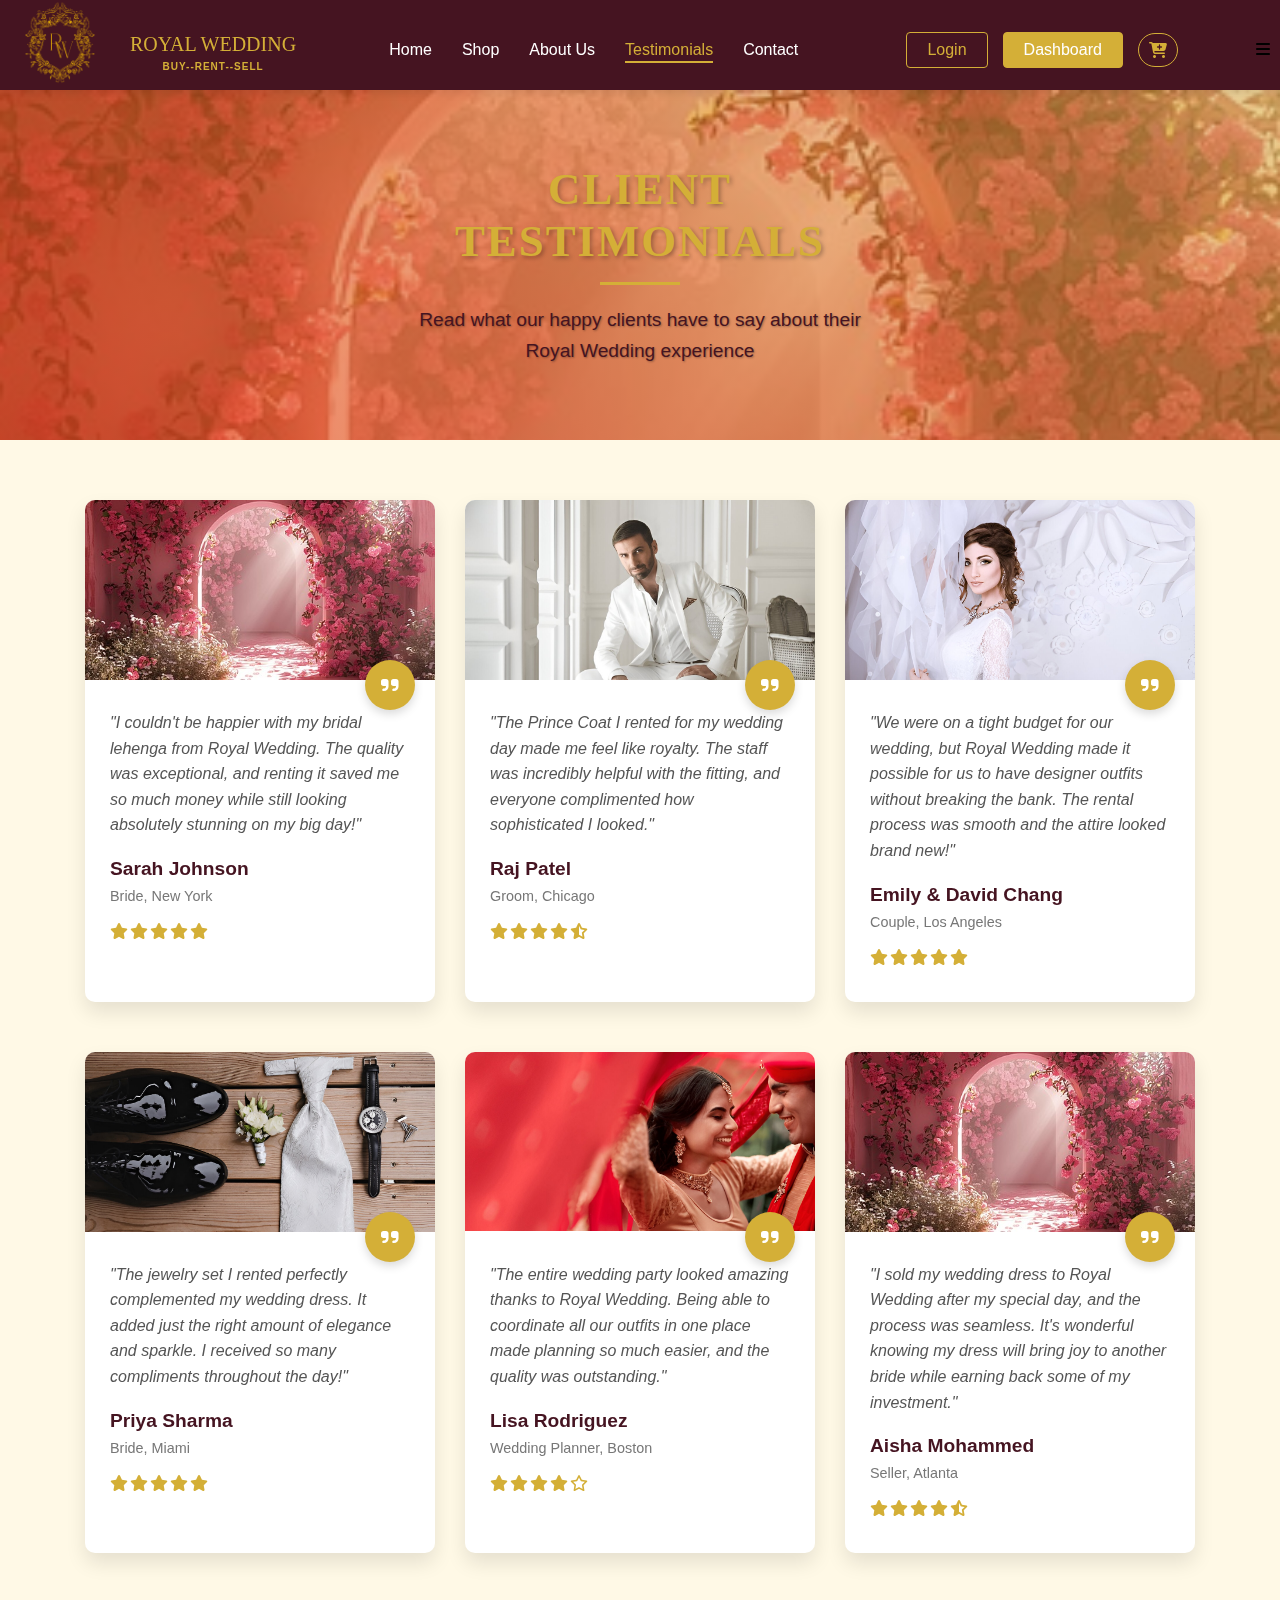
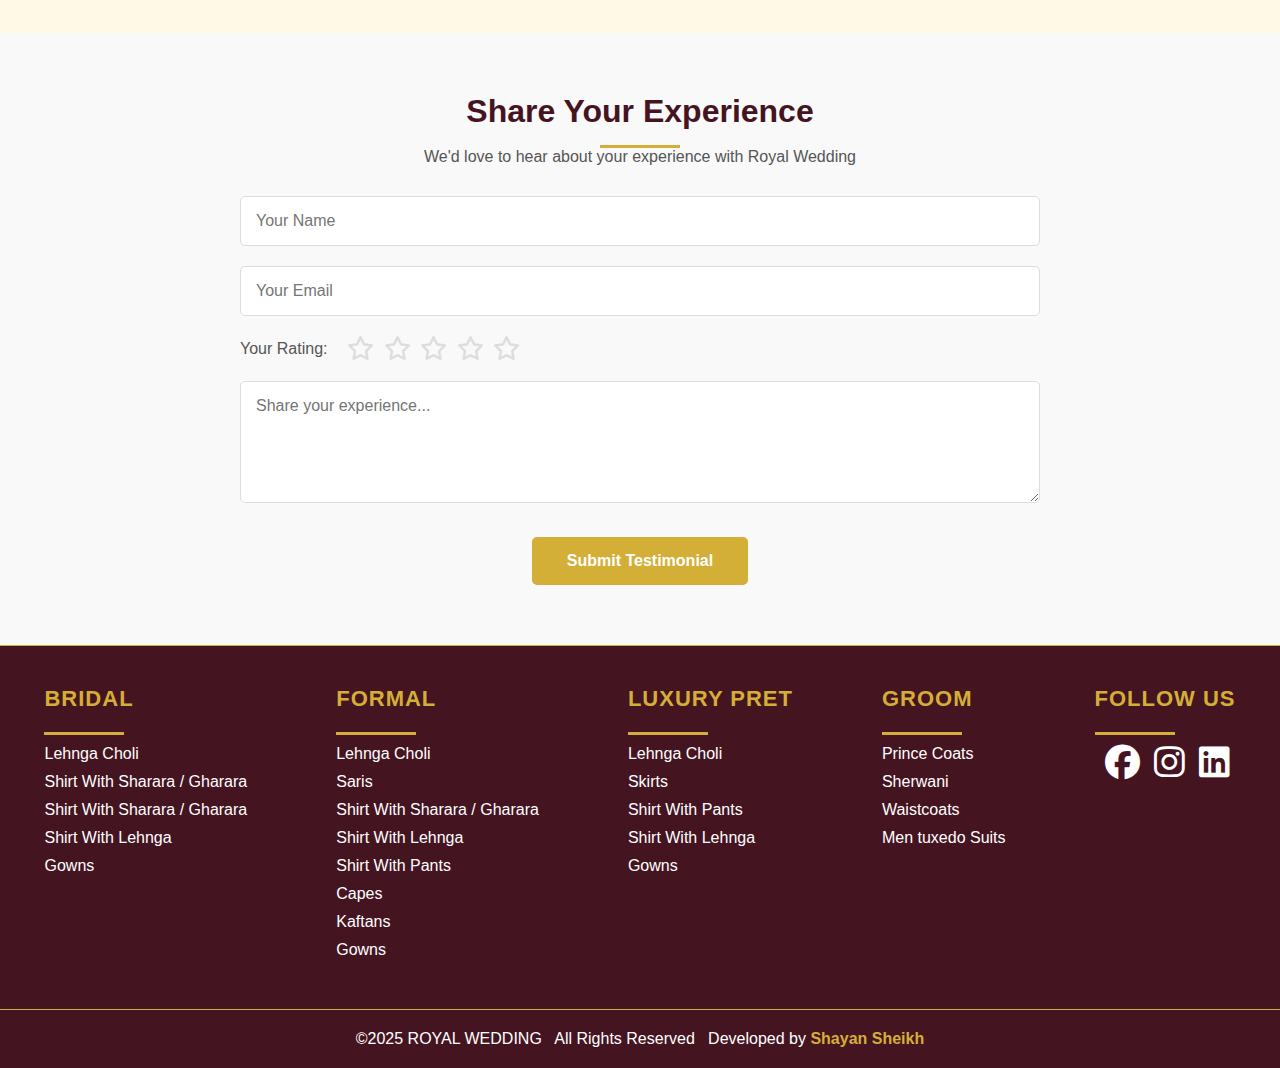
<file: testimonials.html>
<!DOCTYPE html>
<html lang="en">
<head>
    <meta charset="UTF-8">
    <meta name="viewport" content="width=device-width, initial-scale=1.0">
    <title>Royal Wedding - Testimonials</title>
    <link rel="stylesheet" href="style.css">
    <link rel="stylesheet" href="testimonials.css">
    <link rel="stylesheet" href="https://cdnjs.cloudflare.com/ajax/libs/font-awesome/6.4.0/css/all.min.css">
</head>
<body>
    <header>
        <nav class="navbar">
            <div class="logo">
                <a href="index.html">
                    <img src="./pictures/s.png" alt="Royal Wedding Logo">
                    <div>
                        <h2>Royal Wedding</h2>
                        <h6>Buy--rent--sell</h6>
                    </div>
                </a>
            </div>
            <ul class="nav-links">
                <li><a href="index.html">Home</a></li>
                <li><a href="shop.html">Shop</a></li>
                <li><a href="about.html">About Us</a></li>
                <li><a href="testimonials.html" class="active">Testimonials</a></li>
                <li><a href="contact.html">Contact</a></li>
            </ul>
            <div class="user-actions">
                <a href="login.html" class="login-btn active">Login</a>
                <a href="dashboard.html" class="getintouch-btn">Dashboard</a>
                <i class="fa-solid fa-cart-plus"></i>
            </div>
            <div class="mobile-menu-btn">
                <i class="fas fa-bars"></i>
            </div>
        </nav>
    </header>

    <section class="testimonial-header">
        <div class="content">
            <h1>Client Testimonials</h1>
            <div class="title-underline"></div>
            <p>Read what our happy clients have to say about their Royal Wedding experience</p>
        </div>
    </section>

    <section class="testimonial-flex">
        <div class="testimonial-card">
            <div class="client-image">
                <img src="./pictures/pngtree-wide-floral-wreath-backdrop-for-elegant-wedding-interior-decoration-luxurious-ceremony-image_16409384.jpg" alt="Client 1">
            </div>
            <div class="quote-icon">
                <i class="fas fa-quote-right"></i>
            </div>
            <div class="testimonial-content">
                <p>"I couldn't be happier with my bridal lehenga from Royal Wedding. The quality was exceptional, and renting it saved me so much money while still looking absolutely stunning on my big day!"</p>
                <div class="client-info">
                    <h4>Sarah Johnson</h4>
                    <p>Bride, New York</p>
                </div>
                <div class="rating">
                    <i class="fas fa-star"></i>
                    <i class="fas fa-star"></i>
                    <i class="fas fa-star"></i>
                    <i class="fas fa-star"></i>
                    <i class="fas fa-star"></i>
                </div>
            </div>
        </div>

        <div class="testimonial-card">
            <div class="client-image">
                <img src="./pictures/steptodown.com341480.jpg" alt="Client 2">
            </div>
            <div class="quote-icon">
                <i class="fas fa-quote-right"></i>
            </div>
            <div class="testimonial-content">
                <p>"The Prince Coat I rented for my wedding day made me feel like royalty. The staff was incredibly helpful with the fitting, and everyone complimented how sophisticated I looked."</p>
                <div class="client-info">
                    <h4>Raj Patel</h4>
                    <p>Groom, Chicago</p>
                </div>
                <div class="rating">
                    <i class="fas fa-star"></i>
                    <i class="fas fa-star"></i>
                    <i class="fas fa-star"></i>
                    <i class="fas fa-star"></i>
                    <i class="fas fa-star-half-alt"></i>
                </div>
            </div>
        </div>

        <div class="testimonial-card">
            <div class="client-image">
                <img src="./pictures/steptodown.com647975.jpg" alt="Client 3">
            </div>
            <div class="quote-icon">
                <i class="fas fa-quote-right"></i>
            </div>
            <div class="testimonial-content">
                <p>"We were on a tight budget for our wedding, but Royal Wedding made it possible for us to have designer outfits without breaking the bank. The rental process was smooth and the attire looked brand new!"</p>
                <div class="client-info">
                    <h4>Emily & David Chang</h4>
                    <p>Couple, Los Angeles</p>
                </div>
                <div class="rating">
                    <i class="fas fa-star"></i>
                    <i class="fas fa-star"></i>
                    <i class="fas fa-star"></i>
                    <i class="fas fa-star"></i>
                    <i class="fas fa-star"></i>
                </div>
            </div>
        </div>

        <div class="testimonial-card">
            <div class="client-image">
                <img src="./pictures/steptodown.com218611.jpg" alt="Client 4">
            </div>
            <div class="quote-icon">
                <i class="fas fa-quote-right"></i>
            </div>
            <div class="testimonial-content">
                <p>"The jewelry set I rented perfectly complemented my wedding dress. It added just the right amount of elegance and sparkle. I received so many compliments throughout the day!"</p>
                <div class="client-info">
                    <h4>Priya Sharma</h4>
                    <p>Bride, Miami</p>
                </div>
                <div class="rating">
                    <i class="fas fa-star"></i>
                    <i class="fas fa-star"></i>
                    <i class="fas fa-star"></i>
                    <i class="fas fa-star"></i>
                    <i class="fas fa-star"></i>
                </div>
            </div>
        </div>

        <div class="testimonial-card">
            <div class="client-image">
                <img src="./pictures/steptodown.com100726.jpg" alt="Client 5">
            </div>
            <div class="quote-icon">
                <i class="fas fa-quote-right"></i>
            </div>
            <div class="testimonial-content">
                <p>"The entire wedding party looked amazing thanks to Royal Wedding. Being able to coordinate all our outfits in one place made planning so much easier, and the quality was outstanding."</p>
                <div class="client-info">
                    <h4>Lisa Rodriguez</h4>
                    <p>Wedding Planner, Boston</p>
                </div>
                <div class="rating">
                    <i class="fas fa-star"></i>
                    <i class="fas fa-star"></i>
                    <i class="fas fa-star"></i>
                    <i class="fas fa-star"></i>
                    <i class="far fa-star"></i>
                </div>
            </div>
        </div>

        <div class="testimonial-card">
            <div class="client-image">
                <img src="./pictures/pngtree-wide-floral-wreath-backdrop-for-elegant-wedding-interior-decoration-luxurious-ceremony-image_16409384.jpg" alt="Client 6">
            </div>
            <div class="quote-icon">
                <i class="fas fa-quote-right"></i>
            </div>
            <div class="testimonial-content">
                <p>"I sold my wedding dress to Royal Wedding after my special day, and the process was seamless. It's wonderful knowing my dress will bring joy to another bride while earning back some of my investment."</p>
                <div class="client-info">
                    <h4>Aisha Mohammed</h4>
                    <p>Seller, Atlanta</p>
                </div>
                <div class="rating">
                    <i class="fas fa-star"></i>
                    <i class="fas fa-star"></i>
                    <i class="fas fa-star"></i>
                    <i class="fas fa-star"></i>
                    <i class="fas fa-star-half-alt"></i>
                </div>
            </div>
        </div>
    </section>

    <section class="testimonial-form">
        <div class="form-container">
            <h2>Share Your Experience</h2>
            <div class="title-underline"></div>
            <p>We'd love to hear about your experience with Royal Wedding</p>
            
            <form>
                <div class="form-group">
                    <input type="text" placeholder="Your Name" required>
                </div>
                <div class="form-group">
                    <input type="email" placeholder="Your Email" required>
                </div>
                <div class="form-group rating-select">
                    <label>Your Rating:</label>
                    <div class="star-rating">
                        <i class="far fa-star"></i>
                        <i class="far fa-star"></i>
                        <i class="far fa-star"></i>
                        <i class="far fa-star"></i>
                        <i class="far fa-star"></i>
                    </div>
                </div>
                <div class="form-group">
                    <textarea placeholder="Share your experience..." rows="5" required></textarea>
                </div>
                <button type="submit" class="submit-btn">Submit Testimonial</button>
            </form>
        </div>
    </section>

    <footer class="container-footer">
        <div class="content1">
            <ol>
                <h3>Bridal</h3>
                <div class="footer-underline"></div>
                <li>Lehnga Choli</li>
                <li>Shirt With Sharara / Gharara</li>
                <li>Shirt With Sharara / Gharara</li>
                <li>Shirt With Lehnga </li>
                <li>Gowns</li>
            </ol>
        </div>
        <div class="content2">
            <ol>
                <h3>FORMAL</h3>
                <div class="footer-underline"></div>
                <li>Lehnga Choli</li>
                <li>Saris </li>
                <li>Shirt With Sharara / Gharara</li>
                <li>Shirt With Lehnga </li>
                <li>Shirt With Pants </li>
                <li>Capes</li>
                <li>Kaftans </li>
                <li>Gowns </li>
            </ol>
        </div>
        <div class="content3">
            <ol>
                <h3>Luxury Pret </h3>
                <div class="footer-underline"></div>
                <li>Lehnga Choli</li>
                <li>Skirts </li>
                <li>Shirt With Pants </li>
                <li>Shirt With Lehnga </li>
                <li>Gowns </li>
            </ol>
        </div>
        <div class="content4">
            <ol>
                <h3>Groom</h3>
                <div class="footer-underline"></div>
                <li>Prince Coats</li>
                <li>Sherwani</li>
                <li>Waistcoats</li>
                <li>Men tuxedo Suits</li>
            </ol>
        </div>
        <div class="content5">
            <h3>Follow us</h3>
            <div class="footer-underline"></div>
            <span><a href=""><i class="fa-brands fa-facebook"></i></a></span>
            <span><a href=""><i class="fa-brands fa-instagram"></i></a></span>
            <span><a href=""><i class="fa-brands fa-linkedin"></i></a></span>
        </div>
    </footer>
    <footer>
        <div class="bottom-footer">
            <p>&copy;2025 <span>ROYAL WEDDING</span>&nbsp;&nbsp; All Rights Reserved &nbsp;&nbsp;Developed by <span><a href="https://www.linkedin.com/in/shayan-sheikh-dev-44b946353?utm_source=share&utm_campaign=share_via&utm_content=profile&utm_medium=android_app">Shayan Sheikh</a></span></p>
        </div>
    </footer>
</body>
</html>
</file>
<file: style.css>
* {
    margin: 0;
    padding: 0;
    box-sizing: border-box;
    font-family: 'ferly', sans-serif;
}
body
{
    background-color: var(--light-color-golden);
}
:root
{
    --primary-color: #d4af37;
    --secondary-color: #451421;
    --light-color: #fff;
    --light-color-golden: #fff9e6;

}
.navbar {
    display: flex;
    justify-content:space-between;
    align-items: center;
    background-color: var(--secondary-color);
    padding-top: 15px;
    padding-bottom: 5px;
    padding-right: 10px;
    box-shadow: 0 2px 10px rgba(0, 0, 0, 0.1);
    position: sticky;
    top: 0;
}

.logo {
    padding-top:5px;
    display: flex;
    align-items: center;
    justify-content: center;
    height: 70px;
}
.logo img {
    height: 90%;
    width: 120px;
}
.logo div {
    display: flex;
    float: right;
    margin-top: 42px;
    flex-direction: column;
    align-items: center;
    color: var(--primary-color);
    text-transform: uppercase;
    margin-left: 10px;
}

.logo div h2 {
    font-family: 'ferly';
    font-weight:normal;
    font-size: 20px;
    margin-bottom: 5px;
}

.logo div h6 {
    font-size: 10px;
    text-align: center;
    letter-spacing: 1px;
}
.nav-links {
    display: flex;
    list-style: none;
    margin: 0;
    padding: 0;
}

.nav-links li {
    margin: 0 15px;
}

.nav-links a {
    text-decoration: none;
    color: white;
    font-weight: 500;
    font-size: 16px;
    transition: color 0.3s ease;
    position: relative;
    padding-bottom: 5px;
}

.nav-links a:hover,
.nav-links a.active {
    color: var(--primary-color);
}

.nav-links a.active::after,
.nav-links a:hover::after {
    content: '';
    position: absolute;
    width: 100%;
    height: 2px;
    background-color: var(--primary-color);
    bottom: 0;
    left: 0;
    transform: scaleX(1);
    transition: transform 0.3s ease;
}

.user-actions {
    display: flex;
    align-items: center;
}

.user-actions a {
    text-decoration: none;
    margin-left: 15px;
    padding: 8px 20px;
    border-radius: 4px;
    font-weight: 500;
    transition: all 0.3s ease;
}
.user-actions i{
    color: var(--primary-color);
    margin-left: 15px;
    padding: 8px 10px;
    border: 1px solid var(--primary-color);
    border-radius: 20px;
    height: 60%;
    transition: all 0.3s ease;
}
.user-actions i:hover
{
    background-color: var(--primary-color);
    color: white;
}

.login-btn {
    color: var(--primary-color);
    border: 1px solid var(--primary-color);
    background-color: transparent;
}

.getintouch-btn {
    color: white;
    background-color: var(--primary-color);
    border: 1px solid var(--primary-color);
}

.login-btn:hover {
    background-color: rgba(212, 175, 55, 0.1);
    color: white;
    background-color: var(--primary-color);
}

.getintouch-btn:hover {
    background-color: var(--secondary-color);
    color: var(--primary-color);
}
.container
{
    height: 625px;
    background-image: linear-gradient(to top right, rgba(235, 55, 32, 0.8), rgb(212, 175, 55, 0.5)), url(./pictures/steptodown.com100726.jpg);
    background-position: center;
    background-repeat: no-repeat;
    background-size: cover;
    display: flex;
    justify-content: center;
    align-items: center;
    top: 90px;
}
.content {
    padding: 0 10rem;
    text-align: center;
    color: white;
    max-width: 800px;
}

.content h1 {
    margin-bottom: 20px;
    color: var(--primary-color);
    font-size: 48px;
    font-weight: bold;
    text-transform: uppercase;
    letter-spacing: 2px;
    text-shadow: 2px 2px 4px rgba(0, 0, 0, 0.3);
    font-family: 'ferly';
}

.content p {
    font-size: 18px;
    line-height: 1.6;
    margin-bottom: 30px;
    text-shadow: 1px 1px 2px rgba(0, 0, 0, 0.3);
    color: var(--secondary-color);
}

.header-buttons {
    display: flex;
    justify-content: center;
    margin-top: 30px;
}

.primary-btn {
    padding: 15px 40px;
    border-radius: 30px;
    text-decoration: none;
    font-weight: 600;
    text-transform: uppercase;
    letter-spacing: 1px;
    transition: all 0.3s ease;
    font-size: 18px;
    background-color: var(--primary-color);
    color: white;
    border: 2px solid var(--primary-color);
    box-shadow: 0 4px 15px rgba(212, 175, 55, 0.3);
}

.primary-btn:hover {
    background-color: transparent;
    color: var(--primary-color);
    border-color: var(--primary-color);
    transform: translateY(-2px);
    box-shadow: 0 6px 20px rgba(212, 175, 55, 0.4);
}

.secondary-btn {
    background-color: transparent;
    color: white;
    border: 2px solid white;
}

.secondary-btn:hover {
    background-color: white;
    color: var(--secondary-color);
}
.main-articles {
    padding: 60px 5%;
    background-color: #fff9e3; 
}

.section-title {
    text-align: center;
    margin-bottom: 40px;
}

.section-title h2 {
    color: var(--primary-color);
    font-size: 32px;
    font-weight: bold;
    text-transform: uppercase;
    margin-bottom: 15px;
    font-family: 'ferly';
}

.title-underline {
    height: 3px;
    width: 80px;
    background-color: var(--primary-color);
    margin: 0 auto;
}

.featured-container {
    display: flex;
    flex-wrap: wrap;
    justify-content: center;
    gap: 30px;
    height: 90%;
    top: 300px;
}

.article-card {
    width: 100%;
    max-width: 350px;
    background-color: #fff;
    border-radius: 8px;
    overflow: hidden;
    box-shadow: 0 5px 15px rgba(0, 0, 0, 0.1);
    transition: transform 0.3s ease, box-shadow 0.3s ease;
}

.article-card:hover {
    transform: translateY(-10px);
    box-shadow: 0 15px 30px rgba(0, 0, 0, 0.15);
}

.article-image {
    position: relative;
    height: 220px;
    overflow: hidden;
}

.article-image img {
    width: 100%;
    height: 100%;
    object-fit: cover;
    transition: transform 0.5s ease;
}

.article-card:hover .article-image img {
    transform: scale(1.1);
}

.tag {
    position: absolute;
    top: 15px;
    left: 15px;
    background-color: var(--primary-color);
    color: white;
    padding: 5px 12px;
    font-size: 12px;
    font-weight: 600;
    text-transform: uppercase;
    border-radius: 4px;
}

.article-content {
    padding: 25px;
}

.article-content h3 {
    color: var(--secondary-color);
    font-size: 20px;
    margin-bottom: 12px;
}

.article-content p {
    color: #666;
    font-size: 14px;
    line-height: 1.6;
    margin-bottom: 20px;
}

.article-footer {
    display: flex;
    justify-content: space-between;
    align-items: center;
    margin-top: 15px;
}
.filter
{
    display: flex;
    justify-content:space-between;
    margin-bottom: 25px;
}
.filter select
{
    padding: 10px 20px;
    border-radius: 20px;
    border: 2px solid var(--primary-color);
    background: transparent;
    color: var(--primary-color);
}
.filter:focus
{
    outline: none;
    border-color: var(--primary-color);
}
.filter select:hover
{
    background-color: rgb(212, 175, 55, 0.1);
}
.read-more {
    color: var(--primary-color);
    text-decoration: none;
    font-weight: 600;
    font-size: 14px;
    transition: color 0.3s ease;
}

.read-more i {
    margin-left: 5px;
    transition: transform 0.3s ease;
}

.read-more:hover {
    color: var(--secondary-color);
}

.read-more:hover i {
    transform: translateX(5px);
}

.price {
    color: var(--secondary-color);
    font-weight: 700;
    font-size: 16px;
}

.view-all-container {
    text-align: center;
    margin-top: 50px;
}

.view-all-btn {
    display: inline-block;
    background-color: var(--primary-color);
    color: white;
    padding: 12px 30px;
    text-decoration: none;
    font-weight: 600;
    border-radius: 4px;
    text-transform: uppercase;
    letter-spacing: 1px;
    transition: all 0.3s ease;
    border:1px solid var(--primary-color);
}

.view-all-btn:hover {
    background-color: transparent;
    background-color: rgba(212, 175, 55, 0.1);
    color:var(--primary-color);
    background-color:transparent;
}
.container-footer
{
    height: auto;
    background-color: var(--secondary-color);
    border-top: 1px solid var(--primary-color);
    position: relative;
    display: flex;
    justify-content: space-around;
    padding: 40px 0;
    color: white;
  
}
.bottom-footer
{
    border-top: 1px solid var(--primary-color);
    padding: 20px;
    background-color:  var(--secondary-color);
    color: #fff;
    font-family: 'ferly';
    display: flex;
    justify-content:center;
}
.bottom-footer span a{
    color: var(--primary-color);
    text-decoration: none;
    font-weight: 700;
}

.container-footer .content1
.container-footer .content2
.container-footer .content3
.container-footer .content4 {
    padding: 0 20px;
    flex: 1;
}

.container-footer h3 {
    color: var(--primary-color);
    margin-bottom: 20px;
    font-size: 22px;
    letter-spacing: 1px;
    text-transform: uppercase;
}

.container-footer ol {
    list-style: none;
}

.container-footer li {
    margin-bottom: 10px;
    transition: color 0.3s;
    cursor: pointer;
}

.container-footer li:hover {
    color: var(--primary-color);
}
.content5 i
{
    font-size: 35px;
    margin: 0px 0px 0px 10px;
    color: #fff;
}
.content5 i:hover
{
    color: var(--primary-color);
}

.footer-underline
{
    height: 3px;
    width: 80px;
    background-color: var(--primary-color);
    margin: 0 0 10px 0;
}

.product-container {
    padding: 60px 5%;
    background-color: #fff;
}

.products-grid {
    display: flex;
    flex-wrap: wrap;
    justify-content: center;
    gap: 25px;
    margin-top: 40px;
}

.product-card {
    background-color: var(--secondary-color);
    border-radius: 8px;
    box-shadow: 0 5px 15px rgba(0, 0, 0, 0.08);
    overflow: hidden;
    transition: transform 0.3s ease, box-shadow 0.3s ease;
    position: relative;
    width: 280px;
    margin-bottom: 20px;
}

.product-card:hover {
    transform: translateY(-10px);
    box-shadow: 0 15px 30px rgba(0, 0, 0, 0.15);
}

.product-badge {
    position: absolute;
    top: 10px;
    right: 10px;
    background-color: var(--primary-color);
    color: white;
    padding: 5px 12px;
    font-size: 12px;
    font-weight: 600;
    text-transform: uppercase;
    border-radius: 4px;
    z-index: 2;
}

.product-image {
    height: 280px;
    overflow: hidden;
    position: relative;
}

.product-image img {
    width: 100%;
    height: 100%;
    object-fit: cover;
    transition: transform 0.5s ease;
}

.product-card:hover .product-image img {
    transform: scale(1.1);
}

.overlay {
    position: absolute;
    top: 0;
    left: 0;
    right: 0;
    bottom: 0;
    background-color: rgba(69, 20, 33, 0.7);
    display: flex;
    align-items: center;
    justify-content: center;
    opacity: 0;
    transition: opacity 0.3s ease;
}

.product-card:hover .overlay {
    opacity: 1;
}

.overlay-content {
    display: flex;
    gap: 15px;
}

.overlay-content a {
    display: flex;
    align-items: center;
    justify-content: center;
    width: 40px;
    height: 40px;
    background-color: var(--primary-color);
    color: white;
    border-radius: 50%;
    text-decoration: none;
    transform: translateY(20px);
    opacity: 0;
    transition: all 0.3s ease;
}

.product-card:hover .overlay-content a {
    opacity: 1;
    transform: translateY(0);
}

.overlay-content a:hover {
    background-color: white;
    color: var(--primary-color);
}


.product-info {
    padding: 20px;
}

.product-info h3 {
    color: #fff;
    font-size: 18px;
    margin-bottom: 10px;
    font-weight: 600;
}

.rating {
    display: flex;
    align-items: center;
    margin-bottom: 12px;
}

.rating i {
    color: var(--primary-color);
    font-size: 14px;
    margin-right: 2px;
}

.rating span {
    color: #666;
    font-size: 14px;
    margin-left: 5px;
}

.price-row {
    display: flex;
    align-items: center;
    gap: 10px;
}

.price {
    color: #fff;
    font-weight: 700;
    font-size: 18px;
}

.original-price {
    color: #999;
    text-decoration: line-through;
    font-size: 14px;
}
</file>
<file: about.css>
*{
    margin: 0;
    padding: 0;
    box-sizing: border-box;
}
:root
{
    --primary-color: #d4af37;
    --secondary-color: #451421;
    --light-color: #fff;
    --light-color-golden: #fff9e6;

}

body{
    width: 100%;
    min-height: 100vh;
    background-color: li;
}

.about-us{
    width: 100%;
}

.wrapper {
    padding: 0px 60px;
    margin: 60px auto;
    display: flex;
    justify-content: center;
    align-items: flex-start;
    position: relative;
}

.wrapper::after {
    content: '';
    width: 300px;
    height: 400px;
    background-image: url('./pictures/amber-kipp-1hRtZo55-DE-unsplash.jpg');
    background-size: cover;
    background-position: center;
    border-radius: 10px;
    box-shadow: 0 10px 25px rgba(0, 0, 0, 0.2);
    position: absolute;
    right: 8%;
    top: 50px;
    transition: transform 0.3s ease;
}
.about-content {
    width: 60%;
    float: left;
    text-align: left;
    padding: 0px 30px;
    margin-right: 250px;
}
.about-content h3{
    color: #000000;
    letter-spacing: 1px;
    font-family: 'ferly';
    font-weight: bolder;
    font-size: 30px;
    padding: 30px;
}
.about-content p{
    font-size: 18px;
    color: #3d3d3d;
    margin-top: 20px;
}
.content .button{
    margin-top: 40px;
}
.about-container {
    background-image: linear-gradient(to top right, rgba(235, 55, 32, 0.8), rgb(212, 175, 55, 0.5)), url(./pictures/steptodown.com100726.jpg);
    background-size: cover;
    background-position: center;
    height: 400px;
    display: flex;
    align-items: center;
    justify-content: center;
    text-align: center;
    color: #fff;
    background-attachment:fixed ;
}
.paragraph:nth-last-child(3)
{
    margin: 30px;
}
.paragraph:nth-last-child(4)
{
    margin: 30px;
}
.paragraph:nth-last-child(2)
{
    margin: 30px;
}
.paragraph:last-child
{
    margin: 30px;
}
</file>
<file: contact.css>
:root
{
    --primary-color: #d4af37;
    --secondary-color: #451421;
    --light-color: #fff;
    --light-color-golden: #fff9e6;

}
.contact-header {
    background-image: linear-gradient(to top right, rgba(235, 55, 32, 0.8), rgb(212, 175, 55, 0.5)), url(./pictures/steptodown.com100726.jpg);
    background-size: cover;
    background-position: center;
    height: 400px;
    display: flex;
    align-items: center;
    justify-content: center;
    text-align: center;
    color: #fff;
    background-attachment:fixed ;
}

.contact-header h1 {
    font-size: 3rem;
    margin-bottom: 15px;
    text-transform: uppercase;
    letter-spacing: 2px;
    text-shadow: 2px 2px 4px rgba(0, 0, 0, 0.5);
}


/* Contact Info Cards */
.contact-container {
    max-width: 1200px;
    margin: 40px auto 0px auto;
    padding: 0 20px 60px;
    display: flex;
    flex-wrap: wrap;
    gap: 40px;
}

#contact-info {
    flex: 1;
    min-width: 300px;
    display: grid;
    grid-template-columns: repeat(auto-fill, minmax(280px, 1fr));
    gap: 25px;
}

.info-card {
    background-color: #fff;
    border-radius: 8px;
    box-shadow: 0 5px 15px rgba(0, 0, 0, 0.1);
    padding: 25px;
    display: flex;
    align-items: center;
    transition: transform 0.3s ease, box-shadow 0.3s ease;
}

.info-card:hover {
    transform: translateY(-5px);
    box-shadow: 0 8px 20px rgba(0, 0, 0, 0.15);
}

.info-card .icon {
    width: 60px;
    height: 60px;
    background-color: rgb(212, 175, 55, 0.1);
    border-radius: 50%;
    display: flex;
    justify-content: center;
    align-items: center;
    margin-right: 20px;
}

.info-card .icon i {
    font-size: 1.5rem;
    color: var(--primary-color);
}

.info-content h3 {
    font-size: 1.2rem;
    margin-bottom: 8px;
    color: #333;
}

.info-content p {
    color: #666;
    line-height: 1.6;
}

/* Contact Form */
.contact-form-container {
    flex: 1;
    min-width: 300px;
    background-color: #fff;
    padding: 40px;
    border-radius: 10px;
    box-shadow: 0 5px 20px rgba(0, 0, 0, 0.1);
}

.form-header {
    text-align: center;
    margin-bottom: 30px;
}

.form-header h2 {
    font-size: 2rem;
    color: #333;
    margin-bottom: 15px;
}


.form-header p {
    color: #666;
    max-width: 500px;
    margin: 0 auto;
    line-height: 1.6;
}

.contact-form .forms {
    margin-bottom: 20px;
}

.contact-form input,
.contact-form select,
.contact-form textarea {
    width: 100%;
    padding: 14px 18px;
    border: 1px solid #ddd;
    border-radius: 5px;
    font-size: 1rem;
    transition: all 0.3s ease;
}

.contact-form input:focus,
.contact-form select:focus,
.contact-form textarea:focus {
    outline: none;
    border-color: var(--primary-color);
    box-shadow: 0 0 10px rgba(230, 92, 123, 0.2);
}

.contact-form textarea {
    min-height: 120px;
}

.contact-form .submit-btn {
    background-color: var(--primary-color);
    color: white;
    padding: 15px 30px;
    border: none;
    border-radius: 30px;
    font-size: 1rem;
    font-weight: 600;
    cursor: pointer;
    transition: all 0.3s ease;
    display: block;
    margin: 0 auto;
    width: auto;
    min-width: 200px;
}

.contact-form .submit-btn:hover {
    background-color: rgb(212, 175, 55, 1);
    transform: translateY(-3px);
    box-shadow: 0 5px 15px rgba(212, 72, 106, 0.3);
}

/* Map Section */
.map-section {
    padding: 50px 20px;
    background-color: #f9f9f9;
    text-align: center;
}

.map-section h2 {
    font-size: 2rem;
    color: #333;
    margin-bottom: 15px;
}

.map-section .title-underline {
    height: 3px;
    width: 80px;
    margin: 0 auto 30px;
}

.map-container {
    max-width: 1200px;
    margin: 0 auto;
    box-shadow: 0 5px 20px rgba(0, 0, 0, 0.1);
    border-radius: 10px;
    overflow: hidden;
}

/* Appointment Section */
.appointment-section {
    background-image: linear-gradient(rgba(0, 0, 0, 0.7), rgba(0, 0, 0, 0.7)), url('./pictures/steptodown.com341480.jpg');
    background-size: cover;
    background-position: center;
    padding: 80px 20px;
    text-align: center;
    color: white;
    margin: 60px 0;
}

.appointment-content {
    max-width: 700px;
    margin: 0 auto;
}

.appointment-content h2 {
    font-size: 2.5rem;
    margin-bottom: 20px;
    text-shadow: 2px 2px 4px rgba(0, 0, 0, 0.5);
}

.appointment-content p {
    font-size: 1.2rem;
    margin-bottom: 30px;
    text-shadow: 1px 1px 2px rgba(0, 0, 0, 0.5);
}

.appointment-btn {
    display: inline-block;
    background-color: var(--primary-color);
    color: white;
    padding: 15px 40px;
    border-radius: 30px;
    font-size: 1.1rem;
    font-weight: 600;
    text-decoration: none;
    transition: all 0.3s ease;
}

.appointment-btn:hover {
    background-color: #d4486a;
    transform: translateY(-3px);
    box-shadow: 0 5px 15px rgba(0, 0, 0, 0.3);
}
</file>
<file: dashboard.css>
:root {
    --primary-color: #d4af37;
    --secondary-color: #451421;
    --light-color: #fff;
    --light-color-golden: #fff9e6;
    --card-shadow: 0 10px 20px rgba(0, 0, 0, 0.1);
    --border-color: #e0e0e0;
    --text-dark: #333;
    --text-light: #777;
    --bg-light: #f9f9f9;
    --success-color: #28a745;
    --warning-color: #ffc107;
    --danger-color: #dc3545;
}

.dashboard-header {
    background-image: linear-gradient(to top right, rgba(235, 55, 32, 0.8), rgb(212, 175, 55, 0.5)), url(./pictures/pngtree-wide-floral-wreath-backdrop-for-elegant-wedding-interior-decoration-luxurious-ceremony-image_16409384.jpg);
    background-size: cover;
    background-position: center;
    height: 250px;
    display: flex;
    align-items: center;
    justify-content: center;
    text-align: center;
    color: #fff;
    background-attachment: fixed;
    padding: 0 20px;
}

.dashboard-header .content h1 {
    font-size: 2.8rem;
    margin-bottom: 15px;
    text-shadow: 2px 2px 4px rgba(0, 0, 0, 0.3);
}

.dashboard-container {
    display: flex;
    padding: 50px 5%;
    min-height: 800px;
    background-color: var(--bg-light);
}

.dashboard-sidebar {
    flex: 0 0 250px;
    background-color: var(--light-color);
    border-radius: 10px;
    box-shadow: var(--card-shadow);
    overflow: hidden;
    margin-right: 30px;
}

.user-profile {
    padding: 30px 20px;
    text-align: center;
    background-color: var(--light-color-golden);
    border-bottom: 1px solid var(--border-color);
}

.profile-image {
    width: 100px;
    height: 100px;
    border-radius: 50%;
    overflow: hidden;
    margin: 0 auto 15px;
    border: 3px solid var(--primary-color);
}

.profile-image img {
    width: 100%;
    height: 100%;
    object-fit: cover;
}

.user-profile h3 {
    color: var(--secondary-color);
    margin-bottom: 5px;
    font-size: 1.2rem;
}

.user-profile p {
    color: var(--text-light);
    font-size: 0.9rem;
}

.dashboard-menu {
    list-style: none;
    padding: 0;
}

.dashboard-menu li {
    padding: 15px 20px;
    border-bottom: 1px solid var(--border-color);
    cursor: pointer;
    transition: all 0.3s ease;
    display: flex;
    align-items: center;
}

.dashboard-menu li a {
    color: inherit;
    text-decoration: none;
    display: flex;
    align-items: center;
    width: 100%;
}

.dashboard-menu li a i {
    margin-right: 10px;
    color: var(--secondary-color);
}

.dashboard-menu li:hover {
    background-color: var(--light-color-golden);
}

.dashboard-menu li.active {
    background-color: var(--primary-color);
    color: var(--light-color);
}

.dashboard-menu li.active a, 
.dashboard-menu li.active a i {
    color: var(--light-color);
}

.dashboard-content {
    flex: 1;
    background-color: var(--light-color);
    border-radius: 10px;
    box-shadow: var(--card-shadow);
    padding: 30px;
    overflow: hidden;
}

.dashboard-tab {
    display: none;
}

.dashboard-tab.active {
    display: block;
}

.welcome-message {
    margin-bottom: 30px;
}

.welcome-message h2 {
    color: var(--secondary-color);
    margin-bottom: 10px;
    font-size: 1.8rem;
}

.welcome-message p {
    color: var(--text-light);
}

.stats-container {
    display: flex;
    flex-wrap: wrap;
    gap: 20px;
    margin-bottom: 40px;
}

.stat-card {
    background-color: var(--light-color);
    border-radius: 10px;
    box-shadow: 0 5px 15px rgba(0, 0, 0, 0.05);
    padding: 20px;
    display: flex;
    align-items: center;
    flex: 1 0 200px;
    border-left: 4px solid var(--primary-color);
    transition: transform 0.3s ease;
}

.stat-card:hover {
    transform: translateY(-5px);
}

.stat-icon {
    width: 50px;
    height: 50px;
    background-color: var(--light-color-golden);
    border-radius: 50%;
    display: flex;
    align-items: center;
    justify-content: center;
    margin-right: 15px;
}

.stat-icon i {
    color: var(--primary-color);
    font-size: 1.5rem;
}

.stat-info h3 {
    font-size: 1.8rem;
    margin-bottom: 5px;
    color: var(--text-dark);
}

.stat-info p {
    color: var(--text-light);
    margin: 0;
}

.recent-activity h3 {
    color: var(--secondary-color);
    margin-bottom: 20px;
    font-size: 1.3rem;
    border-bottom: 2px solid var(--primary-color);
    padding-bottom: 10px;
    display: inline-block;
}

.activity-list {
    display: flex;
    flex-direction: column;
    gap: 15px;
}

.activity-item {
    display: flex;
    align-items: flex-start;
    background-color: var(--light-color-golden);
    border-radius: 10px;
    padding: 15px;
    transition: transform 0.3s ease;
}

.activity-item:hover {
    transform: translateX(5px);
}

.activity-icon {
    width: 40px;
    height: 40px;
    background-color: var(--primary-color);
    border-radius: 50%;
    display: flex;
    align-items: center;
    justify-content: center;
    margin-right: 15px;
    flex-shrink: 0;
}

.activity-icon i {
    color: var(--light-color);
}

.activity-details h4 {
    color: var(--secondary-color);
    margin-bottom: 5px;
    font-size: 1rem;
}

.activity-details p {
    color: var(--text-dark);
    margin-bottom: 5px;
    font-size: 0.9rem;
}

.activity-date {
    color: var(--text-light);
    font-size: 0.8rem;
}

.order-list, .rental-list {
    display: flex;
    flex-direction: column;
    gap: 20px;
}

.order-item, .rental-item {
    background-color: var(--light-color);
    border-radius: 10px;
    box-shadow: 0 5px 15px rgba(0, 0, 0, 0.05);
    overflow: hidden;
    border: 1px solid var(--border-color);
}

.order-header, .rental-header {
    background-color: var(--light-color-golden);
    padding: 15px 20px;
    display: flex;
    justify-content: space-between;
    align-items: center;
    border-bottom: 1px solid var(--border-color);
}

.order-id, .rental-id {
    font-weight: bold;
    color: var(--secondary-color);
}

.order-date, .rental-date {
    color: var(--text-light);
}

.order-status, .rental-status {
    background-color: var(--warning-color);
    color: var(--text-dark);
    padding: 5px 10px;
    border-radius: 20px;
    font-size: 0.8rem;
    font-weight: bold;
}

.order-status.completed, .rental-status.completed {
    background-color: var(--success-color);
    color: var(--light-color);
}

.order-products, .rental-details {
    padding: 20px;
    border-bottom: 1px solid var(--border-color);
}

.order-product, .rental-product {
    display: flex;
    align-items: center;
}

.order-product img, .rental-product img {
    width: 80px;
    height: 80px;
    object-fit: cover;
    border-radius: 5px;
    margin-right: 15px;
}

.product-details h4 {
    color: var(--text-dark);
    margin-bottom: 5px;
    font-size: 1rem;
}

.product-details p {
    color: var(--text-light);
    margin: 5px 0;
    font-size: 0.9rem;
}

.order-total, .rental-actions {
    padding: 15px 20px;
    display: flex;
    justify-content: space-between;
    align-items: center;
    background-color: var(--bg-light);
}

.view-details-btn, .rental-btn {
    background-color: var(--primary-color);
    color: var(--light-color);
    padding: 8px 15px;
    border-radius: 5px;
    font-size: 0.9rem;
    text-decoration: none;
    transition: background-color 0.3s;
}

.view-details-btn:hover, .rental-btn:hover {
    background-color: var(--secondary-color);
}

.wishlist-items {
    display: flex;
    flex-wrap: wrap;
    gap: 20px;
}

.wishlist-item {
    background-color: var(--light-color);
    border-radius: 10px;
    box-shadow: 0 5px 15px rgba(0, 0, 0, 0.05);
    overflow: hidden;
    flex: 1 0 calc(50% - 20px);
    max-width: calc(50% - 20px);
    border: 1px solid var(--border-color);
    display: flex;
    transition: transform 0.3s ease;
}

.wishlist-item:hover {
    transform: translateY(-5px);
}

.item-image {
    width: 100px;
    height: 100px;
    overflow: hidden;
}

.item-image img {
    width: 100%;
    height: 100%;
    object-fit: cover;
}

.item-details {
    padding: 15px;
    flex: 1;
}

.item-details h3 {
    color: var(--text-dark);
    margin-bottom: 5px;
    font-size: 1rem;
}

.item-price {
    color: var(--secondary-color);
    font-weight: bold;
    margin-bottom: 5px;
}

.item-availability {
    color: var(--success-color);
    font-size: 0.8rem;
}

.item-availability.out-of-stock {
    color: var(--danger-color);
}

.item-actions {
    display: flex;
    flex-direction: column;
    justify-content: center;
    padding: 0 15px;
}

.add-to-cart-btn, .notify-btn {
    background-color: var(--primary-color);
    color: var(--light-color);
    border: none;
    padding: 8px 12px;
    border-radius: 5px;
    margin-bottom: 10px;
    cursor: pointer;
    transition: background-color 0.3s;
    font-size: 0.8rem;
    text-decoration: none;
    display: inline-block;
    text-align: center;
}

.add-to-cart-btn:hover, .notify-btn:hover {
    background-color: var(--secondary-color);
}

.remove-from-wishlist {
    background-color: transparent;
    color: var(--danger-color);
    border: 1px solid var(--danger-color);
    padding: 5px 8px;
    border-radius: 5px;
    cursor: pointer;
    transition: all 0.3s;
    text-decoration: none;
    display: inline-block;
}

.remove-from-wishlist:hover {
    background-color: var(--danger-color);
    color: var(--light-color);
}

.settings-container {
    display: flex;
    flex-direction: column;
    gap: 2rem;
    width: 100%;
}

.settings-section {
    background-color: #fff;
    border-radius: 10px;
    box-shadow: var(--card-shadow);
    padding: 1.5rem;
    width: 100%;
}

.settings-section h3 {
    color: var(--primary-color);
    margin-bottom: 1.5rem;
    font-size: 1.2rem;
    position: relative;
}

.settings-section h3::after {
    content: '';
    position: absolute;
    bottom: -8px;
    left: 0;
    width: 50px;
    height: 3px;
    background-color: var(--accent-color);
}

.settings-form {
    display: flex;
    flex-direction: column;
    gap: 1.25rem;
    width: 100%;
}

.form-row {
    display: flex;
    gap: 1.5rem;
    width: 100%;
}
.save-btn
{
    padding: 15px;
    color: white;
    background-color: var(--primary-color);
    border: 1px solid var(--primary-color);
    transition: 1s;
}

.save-btn:hover {
    background-color: var(--secondary-color);
    color: var(--primary-color);
}
</file>
<file: shop.css>
.shop-banner {
    height: 400px;
    background-image: linear-gradient(to top right, rgba(69, 20, 33, 0.7), rgba(212, 175, 55, 0.5)), url(./pictures/steptodown.com100726.jpg);
    background-position: center;
    background-repeat: no-repeat;
    background-size: cover;
    display: flex;
    justify-content: center;
    align-items: center;
}
.shop-header-container
{
    height: 500px;
}
.content .header-text
{
    letter-spacing: 10px;
    font-weight: bolder;
    font-size: 70px;
}

.shop-banner .content {
    padding: 0 10rem;
    text-align: center;
    color: white;
    max-width: 800px;
}

.shop-banner .content h1 {
    font-size: 48px;
    font-weight: bold;
    text-transform: uppercase;
    letter-spacing: 2px;
    margin-bottom: 15px;
    text-shadow: 2px 2px 4px rgba(0, 0, 0, 0.3);
}

.shop-banner .content p {
    font-size: 18px;
    line-height: 1.6;
    margin-bottom: 30px;
    text-shadow: 1px 1px 2px rgba(0, 0, 0, 0.3);
}

/* Filter Section */
.filter {
    display: flex;
    justify-content: space-between;
    margin-bottom: 30px;
    flex-wrap: wrap;
    gap: 15px;
}

.filter select {
    padding: 12px 20px;
    border-radius: 25px;
    border: 2px solid #d4af37;
    background: transparent;
    color: #d4af37;
    cursor: pointer;
    min-width: 200px;
    transition: all 0.3s ease;
}

.filter select:hover{
    background-color: rgba(212, 175, 55, 0.1);
}

.filter select option {
    background-color: #451421;
    color: white;
}
.pagination {
    display: flex;
    justify-content: center;
    align-items: center;
    margin-top: 50px;
    flex-wrap: wrap;
    gap: 5px;
}

.pagination a {
    text-decoration: none;
    margin: 0 5px;
    padding: 10px 16px;
    border-radius: 4px;
    color: #451421;
    transition: all 0.3s ease;
}

.pagination .page {
    border: 1px solid #d4af37;
}

.pagination .page.active {
    background-color: #d4af37;
    color: white;
}

.pagination .page:hover:not(.active) {
    background-color: rgba(212, 175, 55, 0.1);
    transform: translateY(-2px);
}

.pagination .next {
    padding: 10px 20px;
    color: #d4af37;
    font-weight: 600;
}

.pagination .next:hover {
    background-color: rgba(212, 175, 55, 0.1);
    transform: translateY(-2px);
}

.pagination .next i {
    margin-left: 5px;
    transition: transform 0.3s ease;
}

.pagination .next:hover i {
    transform: translateX(3px);
}

.logo {
    padding-top:5px;
    display: flex;
    align-items: center;
    justify-content: center;
    height: 70px;
}
.logo img {
    height: 90%;
    width: 120px;
}
.logo div {
    display: flex;
    float: right;
    margin-top: 42px;
    flex-direction: column;
    align-items: center;
    color: #d4af37;
    text-transform: uppercase;
    margin-left: 10px;
}

.logo div h2 {
    font-family: 'ferly';
    font-weight:normal;
    font-size: 20px;
    margin-bottom: 5px;
}

.logo div h6 {
    font-size: 10px;
    text-align: center;
    letter-spacing: 1px;
}
</file>
<file: testimonials.css>
:root {
    --primary-color: #d4af37;
    --secondary-color: #451421;
    --light-color: #fff;
    --light-color-golden: #fff9e6;
    --card-shadow: 0 10px 20px rgba(0, 0, 0, 0.1);
}

.testimonial-header {
    background-image: linear-gradient(to top right, rgba(235, 55, 32, 0.8), rgb(212, 175, 55, 0.5)), url(./pictures/pngtree-wide-floral-wreath-backdrop-for-elegant-wedding-interior-decoration-luxurious-ceremony-image_16409384.jpg);
    background-size: cover;
    background-position: center;
    height: 350px;
    display: flex;
    align-items: center;
    justify-content: center;
    text-align: center;
    color: #fff;
    background-attachment: fixed;
    padding: 0 20px;
}

.testimonial-header .content h1 {
    font-size: 2.8rem;
    margin-bottom: 15px;
    text-shadow: 2px 2px 4px rgba(0, 0, 0, 0.3);
}

.testimonial-header .content p {
    font-size: 1.2rem;
    max-width: 800px;
    margin: 20px auto 0;
}

.testimonial-flex {
    display: flex;
    flex-wrap: wrap;
    justify-content: center;
    gap: 30px;
    padding: 60px 5%;
    background-color: var(--light-color-golden);
}

.testimonial-card {
    background-color: var(--light-color);
    border-radius: 10px;
    overflow: hidden;
    box-shadow: var(--card-shadow);
    transition: transform 0.3s ease;
    position: relative;
    width: 350px;
    flex: 0 0 auto;
    margin-bottom: 20px;
}

.testimonial-card:hover {
    transform: translateY(-10px);
}

.client-image {
    height: 180px;
    overflow: hidden;
}

.client-image img {
    width: 100%;
    height: 100%;
    object-fit: cover;
    object-position: center top;
    transition: transform 0.5s ease;
}

.testimonial-card:hover .client-image img {
    transform: scale(1.1);
}

.quote-icon {
    position: absolute;
    top: 160px;
    right: 20px;
    width: 50px;
    height: 50px;
    background-color: var(--primary-color);
    border-radius: 50%;
    display: flex;
    align-items: center;
    justify-content: center;
    box-shadow: 0 4px 10px rgba(0, 0, 0, 0.15);
}

.quote-icon i {
    color: var(--light-color);
    font-size: 20px;
}

.testimonial-content {
    padding: 30px 25px 25px;
}

.testimonial-content p {
    font-size: 1rem;
    line-height: 1.6;
    color: #555;
    font-style: italic;
    margin-bottom: 20px;
}

.client-info h4 {
    color: var(--secondary-color);
    margin-bottom: 5px;
    font-size: 1.2rem;
}

.client-info p {
    color: #777;
    margin: 0;
    font-style: normal;
    font-size: 0.9rem;
}

.rating {
    margin-top: 15px;
}

.rating i {
    color: var(--primary-color);
    font-size: 1rem;
}

.testimonial-form {
    padding: 60px 5%;
    background-color: #f9f9f9;
}

.form-container {
    max-width: 800px;
    margin: 0 auto;
    text-align: center;
}

.form-container h2 {
    color: var(--secondary-color);
    font-size: 2rem;
    margin-bottom: 15px;
}

.form-container p {
    color: #555;
    margin-bottom: 30px;
}

.form-group {
    margin-bottom: 20px;
    text-align: left;
}

.form-group input,
.form-group textarea {
    width: 100%;
    padding: 15px;
    border: 1px solid #ddd;
    border-radius: 5px;
    font-size: 1rem;
    transition: border-color 0.3s;
}

.form-group input:focus,
.form-group textarea:focus {
    border-color: var(--primary-color);
    outline: none;
}

.rating-select {
    display: flex;
    align-items: center;
}

.rating-select label {
    margin-right: 20px;
    color: #555;
    font-size: 1rem;
}

.star-rating i {
    color: #ddd;
    font-size: 1.5rem;
    cursor: pointer;
    transition: color 0.2s;
    margin-right: 5px;
}

.star-rating i:hover {
    color: var(--primary-color);
}

.submit-btn {
    background-color: var(--primary-color);
    color: var(--light-color);
    border: none;
    padding: 15px 35px;
    font-size: 1rem;
    font-weight: bold;
    border-radius: 5px;
    cursor: pointer;
    transition: background-color 0.3s;
    margin-top: 10px;
}

.submit-btn:hover {
    background-color: var(--secondary-color);
}
</file>
<file: login-style.css>
/* Basic Reset */
* {
    margin: 0;
    padding: 0;
    box-sizing: border-box;
    font-family: "ferly";
}

body {
    height: 100vh;
    display: flex;
    justify-content: center;
    align-items: center;
    background-image: linear-gradient( to top right, rgba(235, 55, 32, 0.5),rgb(212, 175, 55,0.5)), url(./pictures//pngtree-wide-floral-wreath-backdrop-for-elegant-wedding-interior-decoration-luxurious-ceremony-image_16409384.jpg);
    background-size: cover;
    background-position: center;
    background-repeat: no-repeat;
}

.login-container {
    width: 100%;
    max-width: 400px;
    padding: 20px;
}

.login-box {
    background: #451421;
    border-radius: 20px;
    box-shadow: 0 0 10px rgba(0, 0, 0, 0.1);
    padding: 30px;
    position: relative;
}

.back-arrow {
    position: absolute;
    top: 15px;
    left: 15px;
    height: 30px;
    width: 30px;
    border-radius: 50%;
    background-color:#d4af37;
    display: flex;
    justify-content: center;
    align-items: center;
    text-decoration: none;
}

.back-arrow a {
    color: white;
    font-size: 16px;
    display: flex;
    justify-content: center;
    align-items: center;
    text-decoration: none;
}

.back-arrow i:hover {
    color: #f0f0f0;
    background-color: transparent;
}
h1 {
    text-align: center;
    color: #d4af37;
    margin-bottom: 30px;
}

.input-group {
    margin-bottom: 20px;
}

label {
    display: block;
    margin-bottom: 5px;
    color: whitesmoke;
    font-size: 14px;
}

.login-box .input-group input
 {
    width: 100%;
    padding: 10px;
    border: 1px solid #d4af37;
    border-radius: 4px;
    font-size: 16px;
}

.remember-me {
    display: flex;
    align-items: center;
    margin-bottom: 20px;
}

.remember-me input {
    margin-right: 10px;
}

.login-btn {
    width: 100%;
    padding: 12px;
    background-color: #d4af37;
    color: white;
    border: none;
    border-radius: 4px;
    cursor: pointer;
    font-size: 16px;
    transition: background-color 0.3s;
}

.login-btn:hover {
    background-color: transparent;
    border: 2px solid #d4af37;
}

.login-footer {
    margin-top: 20px;
    text-align: center;
    font-size: 14px;
}

.login-footer a {
    color: whitesmoke;
    text-decoration: none;
}

.login-footer a:hover {
    text-decoration: underline;
    color: #d4af37;
}

.login-footer p {
    margin-top: 10px;
    color: #d4af37;
} 
.input-group span{
    color: red;
}
</file>
